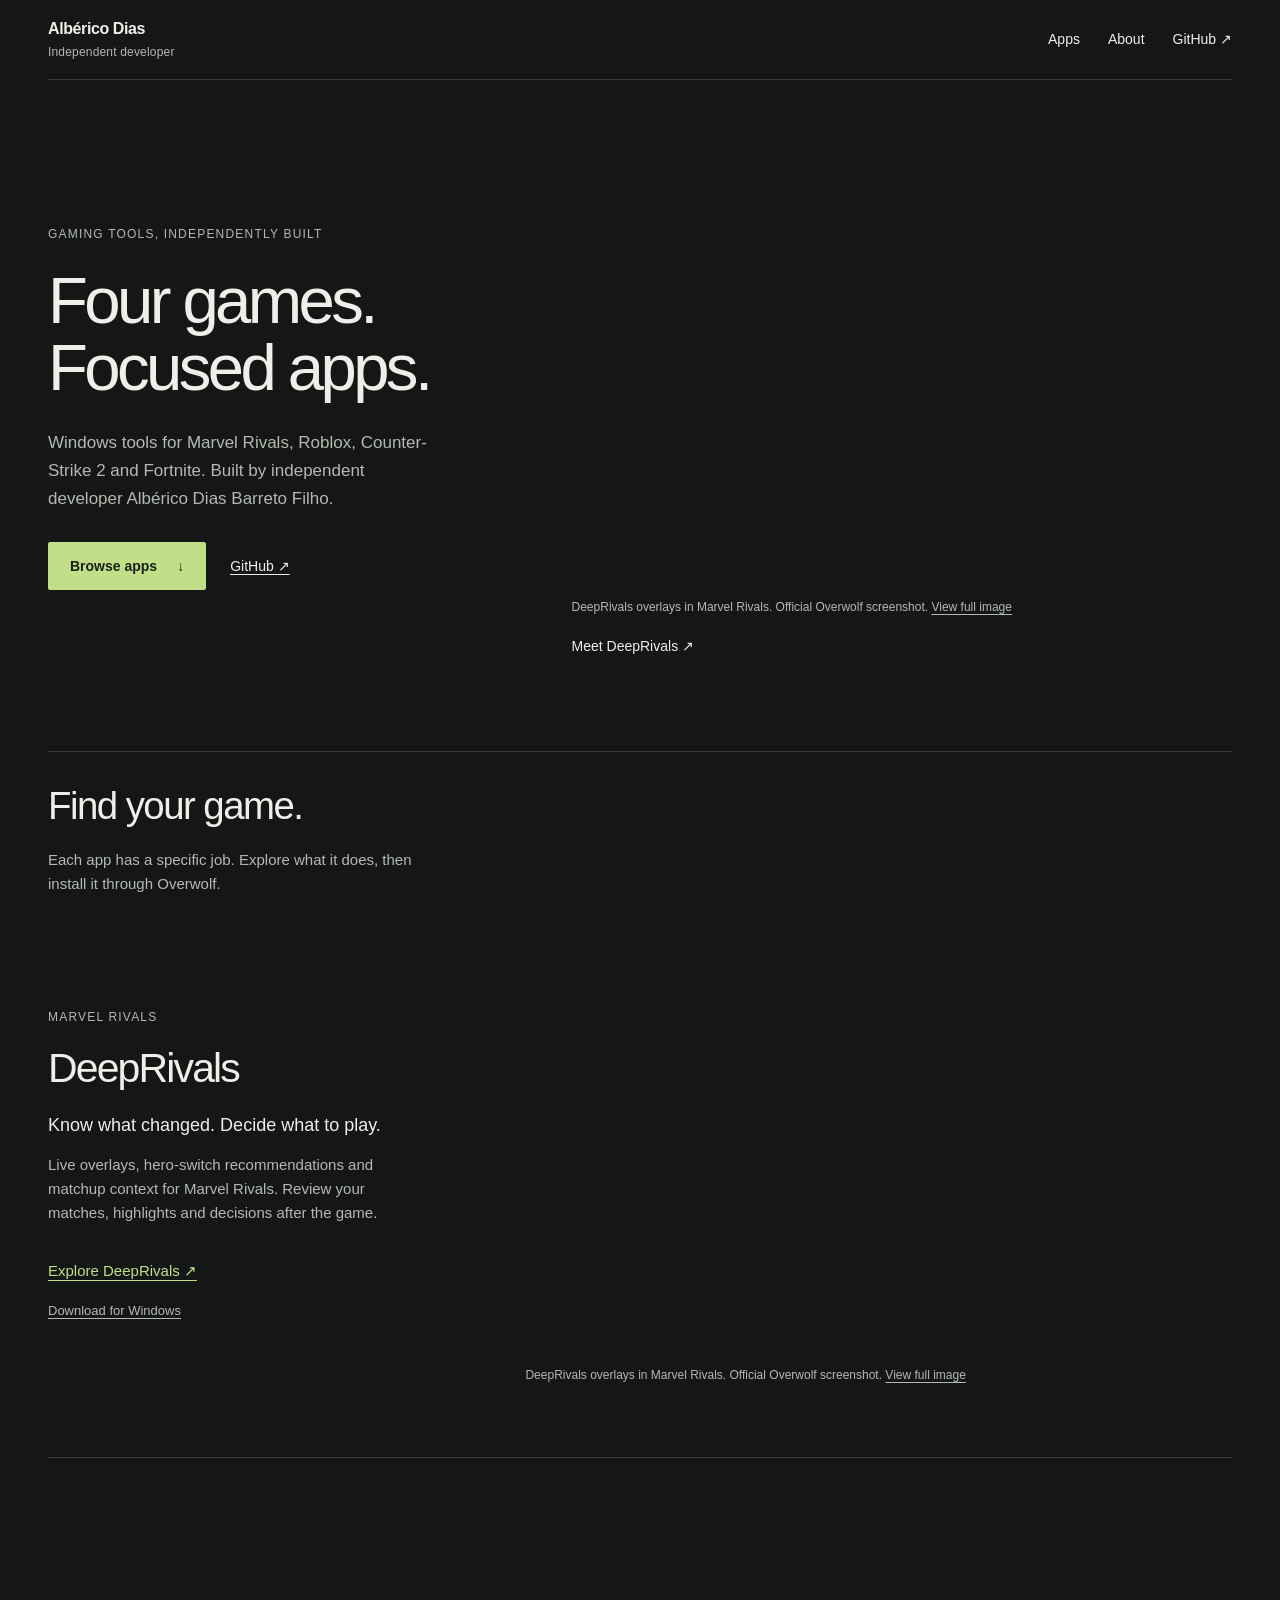
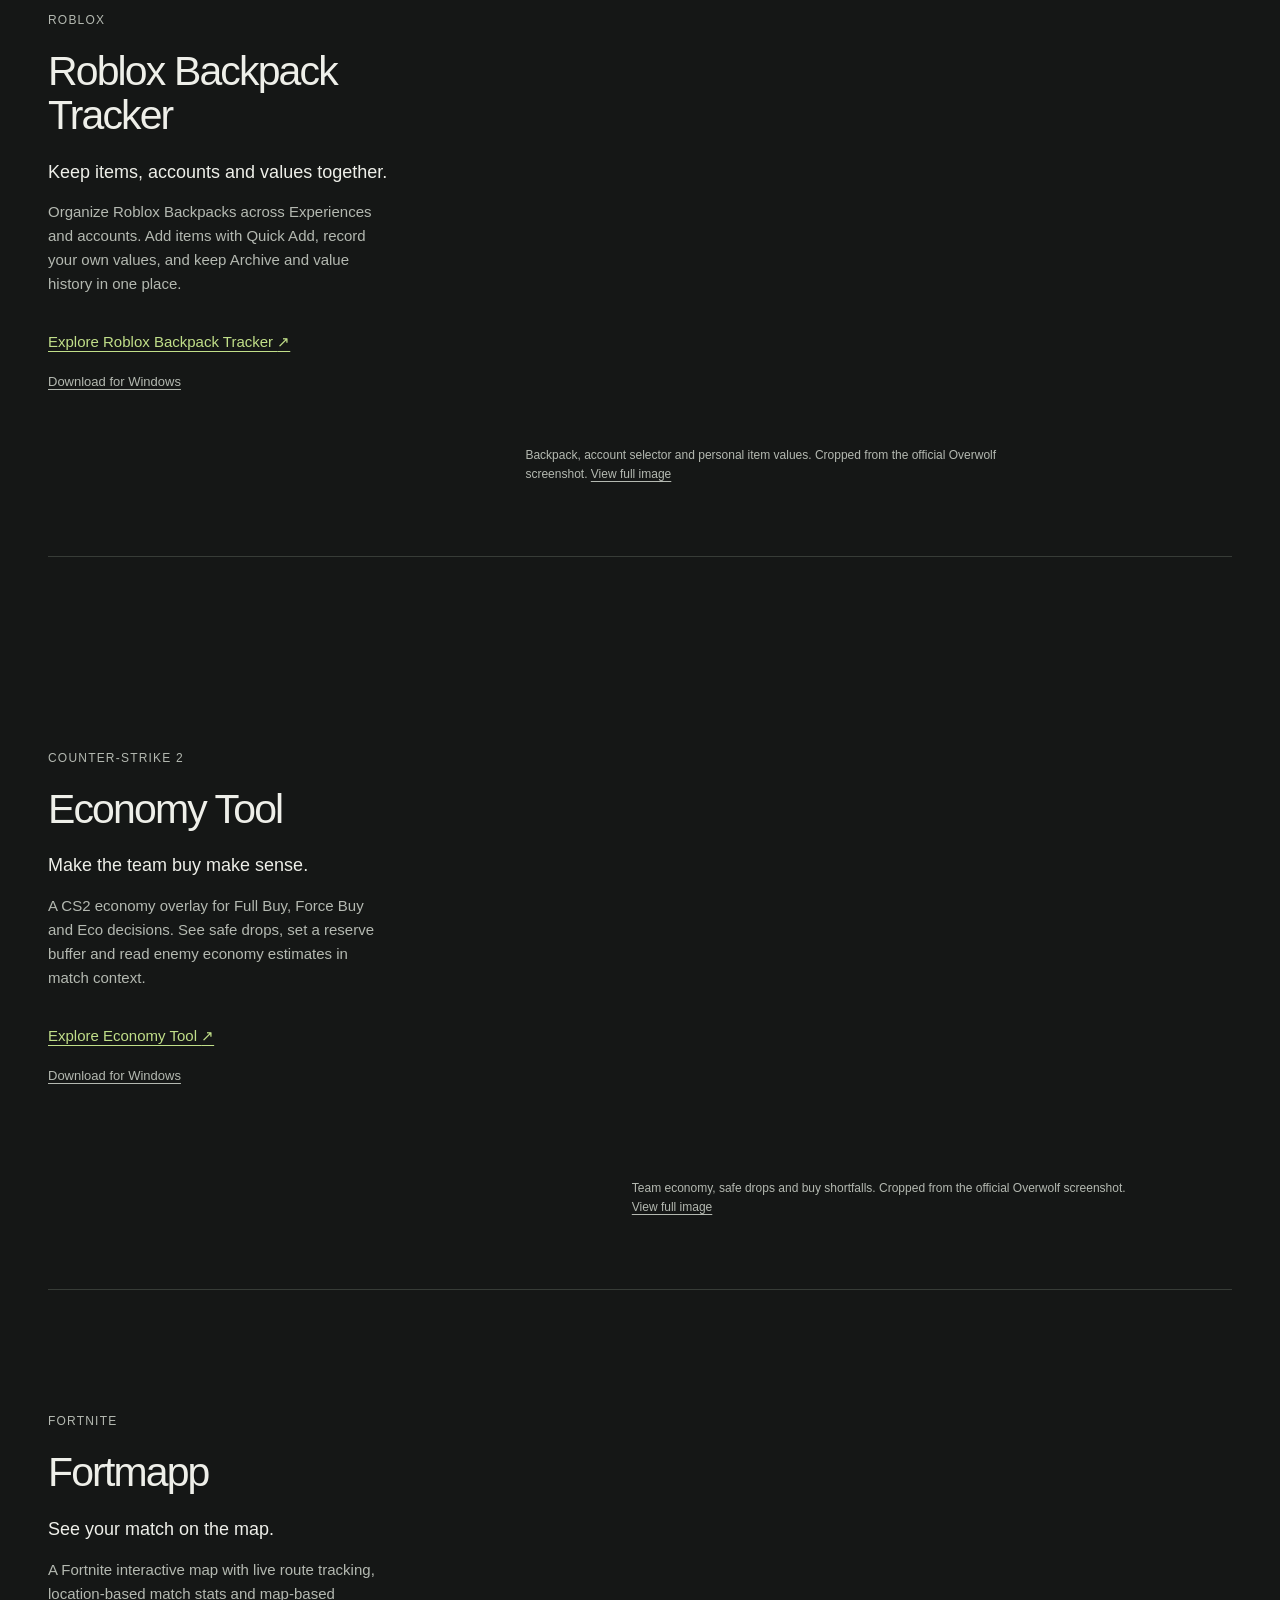
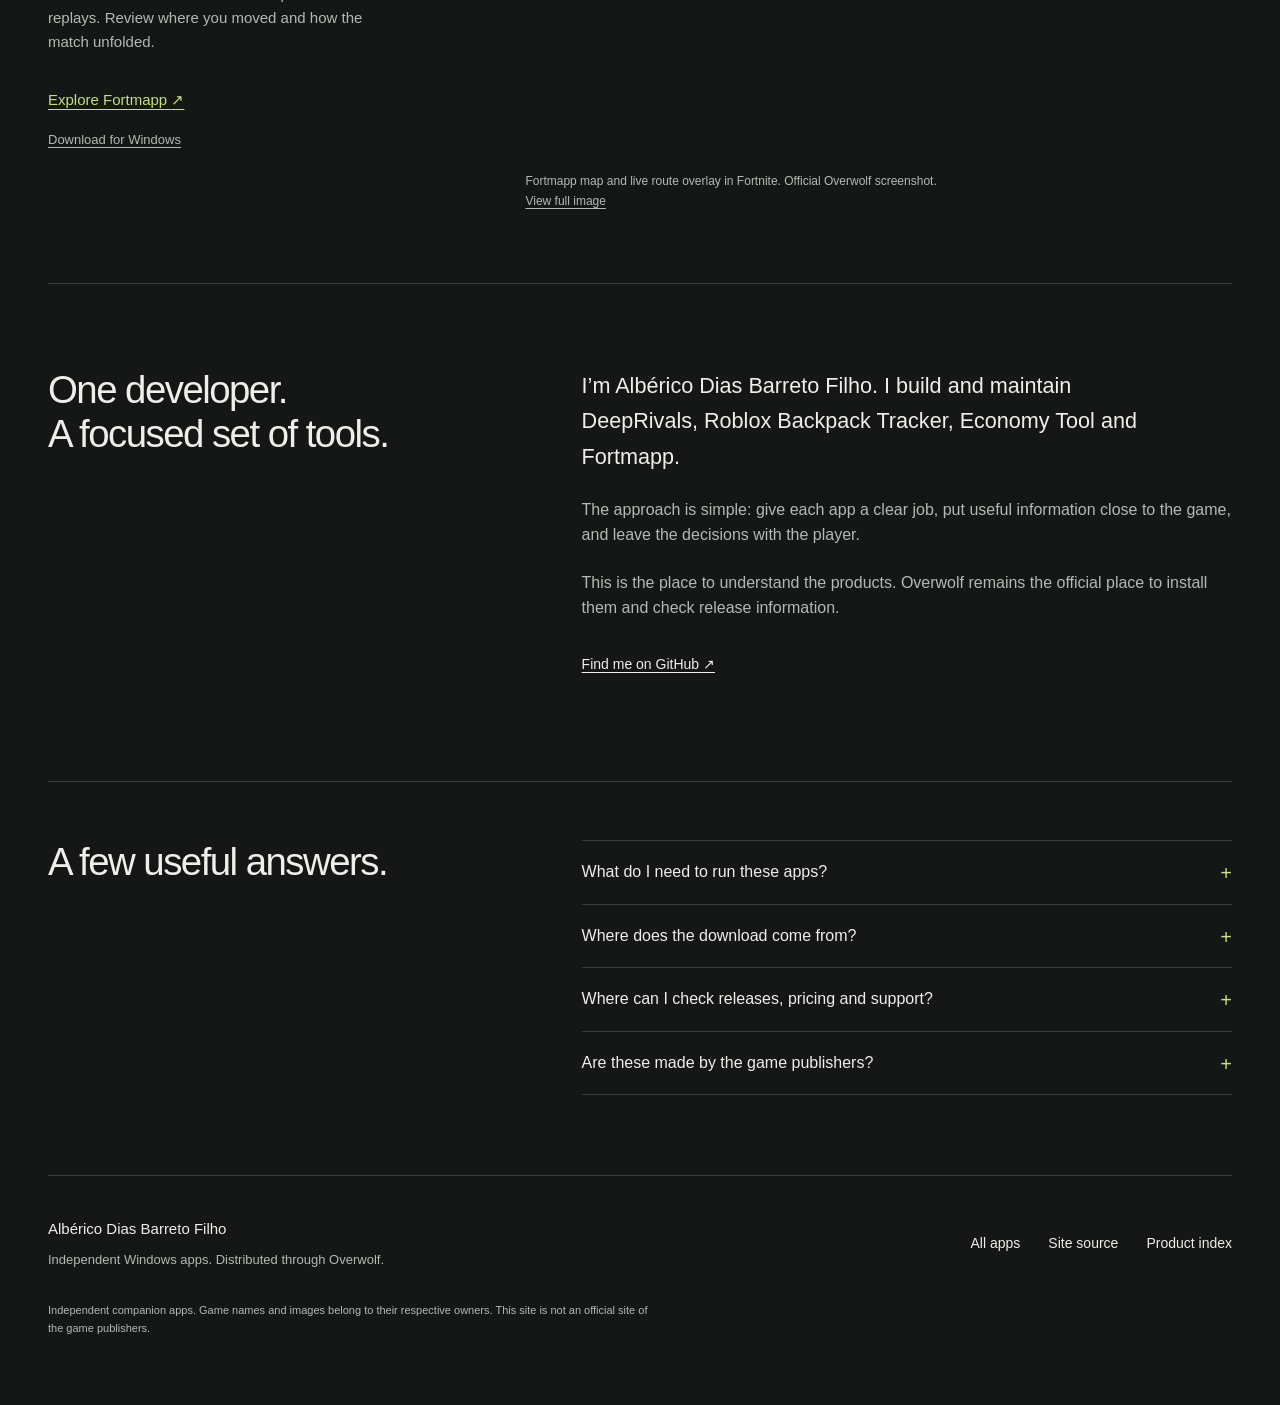
<file: index.html>
<!doctype html>
<html lang="en">
  <head>
    <meta charset="utf-8" />
    <meta name="viewport" content="width=device-width, initial-scale=1" />
    <title>Independent Windows gaming apps | Albérico Dias Barreto Filho</title>
    <meta
      name="description"
      content="Explore DeepRivals, Roblox Backpack Tracker, Economy Tool and Fortmapp: independent Windows apps for four games, with official Overwolf downloads."
    />
    <meta name="author" content="Albérico Dias Barreto Filho" />
    <meta name="theme-color" content="#151716" />
    <link rel="canonical" href="https://albericod.github.io/" />
    <link rel="icon" href="/favicon.svg" type="image/svg+xml" />
    <link rel="icon" href="/favicon.ico" sizes="32x32" />
    <link rel="stylesheet" href="/styles.css" />
    <meta property="og:type" content="website" />
    <meta property="og:site_name" content="Albérico Dias | Independent gaming apps" />
    <meta
      property="og:title"
      content="Independent Windows gaming apps | Albérico Dias Barreto Filho"
    />
    <meta
      property="og:description"
      content="Explore DeepRivals, Roblox Backpack Tracker, Economy Tool and Fortmapp: independent Windows apps for four games, with official Overwolf downloads."
    />
    <meta property="og:url" content="https://albericod.github.io/" />
    <meta
      property="og:image"
      content="https://albericod.github.io/assets/screenshots/deeprivals-1200.jpg"
    />
    <meta property="og:image:width" content="1200" />
    <meta property="og:image:height" content="675" />
    <meta
      property="og:image:alt"
      content="DeepRivals in-game overlays beside the Picks, Ultimate, Switches and performance panels"
    />
    <meta name="twitter:card" content="summary_large_image" />
    <script type="application/ld+json">
      {
        "@context": "https://schema.org",
        "@graph": [
          {
            "@type": "Person",
            "@id": "https://albericod.github.io/#alberico",
            "name": "Albérico Dias Barreto Filho",
          "alternateName": "AlbericoD",
            "url": "https://albericod.github.io/#about",
            "sameAs": ["https://github.com/AlbericoD"],
            "jobTitle": "Independent software developer"
          },
          {
            "@type": "WebSite",
            "@id": "https://albericod.github.io/#website",
            "url": "https://albericod.github.io/",
            "name": "Albérico Dias Barreto Filho | Independent gaming apps",
            "publisher": {
              "@id": "https://albericod.github.io/#alberico"
            },
            "inLanguage": "en"
          },
          {
            "@type": "SoftwareApplication",
            "@id": "https://albericod.github.io/deeprivals/#app",
            "name": "DeepRivals",
            "url": "https://albericod.github.io/deeprivals/",
            "description": "Live overlays, hero-switch recommendations and matchup context for Marvel Rivals. Review your matches, highlights and decisions after the game.",
            "operatingSystem": "Windows",
            "softwareRequirements": "Overwolf",
            "applicationCategory": "GameApplication",
            "author": {
              "@id": "https://albericod.github.io/#alberico"
            },
            "publisher": {
              "@id": "https://albericod.github.io/#alberico"
            },
            "about": {
              "@type": "VideoGame",
              "name": "Marvel Rivals"
            },
            "sameAs": ["https://www.overwolf.com/app/alberico_dias_barreto_filho-deeprivals"],
            "downloadUrl": "https://download.overwolf.com/install/Download?Name=DeepRivals&ExtensionId=fipjbdjlcobbgcmcecmlcdehcepalohfbnfijgnb&Channel=website&utm_source=albericod_github_pages&utm_medium=owned_site&utm_campaign=deeprivals",
            "installUrl": "https://download.overwolf.com/install/Download?Name=DeepRivals&ExtensionId=fipjbdjlcobbgcmcecmlcdehcepalohfbnfijgnb&Channel=website&utm_source=albericod_github_pages&utm_medium=owned_site&utm_campaign=deeprivals",
            "screenshot": "https://albericod.github.io/assets/screenshots/deeprivals-1200.jpg",
            "featureList": [
              "Read the live match: Keep hero picks, switches, team state and performance context in view with live overlays.",
              "Consider a hero switch: Use recommendations and matchup context to weigh a change. The final call stays with you.",
              "Review what happened: Return to match history, contextual highlights and post-game analysis to review the moments behind a result."
            ]
          },
          {
            "@type": "SoftwareApplication",
            "@id": "https://albericod.github.io/roblox-backpack-tracker/#app",
            "name": "Roblox Backpack Tracker",
            "url": "https://albericod.github.io/roblox-backpack-tracker/",
            "description": "Organize Roblox Backpacks across Experiences and accounts. Add items with Quick Add, record your own values, and keep Archive and value history in one place.",
            "operatingSystem": "Windows",
            "softwareRequirements": "Overwolf",
            "applicationCategory": "GameApplication",
            "author": {
              "@id": "https://albericod.github.io/#alberico"
            },
            "publisher": {
              "@id": "https://albericod.github.io/#alberico"
            },
            "about": {
              "@type": "VideoGame",
              "name": "Roblox"
            },
            "sameAs": [
              "https://www.overwolf.com/app/alberico_dias_barreto_filho-roblox_backpack_tracker"
            ],
            "downloadUrl": "https://download.overwolf.com/install/Download?Name=Roblox_Backpack_Tracker&ExtensionId=ghaceipjlnjanjohgfojcgmghnnnkedhajjndmpn&Channel=website&utm_source=albericod_github_pages&utm_medium=owned_site&utm_campaign=roblox_backpack_tracker",
            "installUrl": "https://download.overwolf.com/install/Download?Name=Roblox_Backpack_Tracker&ExtensionId=ghaceipjlnjanjohgfojcgmghnnnkedhajjndmpn&Channel=website&utm_source=albericod_github_pages&utm_medium=owned_site&utm_campaign=roblox_backpack_tracker",
            "screenshot": "https://albericod.github.io/assets/screenshots/roblox-backpack-tracker-1200.jpg",
            "featureList": [
              "Organize by Experience: Start a Backpack for a Roblox Experience and use Quick Add to record items. Keep separate collections in one app.",
              "Switch accounts, keep context: View a single account or use All Accounts to see a combined Backpack across your accounts.",
              "Keep your own value history: Use My Values for personal price notes. Archive items and review history as your collection changes."
            ]
          },
          {
            "@type": "SoftwareApplication",
            "@id": "https://albericod.github.io/economy-tool/#app",
            "name": "Economy Tool",
            "url": "https://albericod.github.io/economy-tool/",
            "description": "A CS2 economy overlay for Full Buy, Force Buy and Eco decisions. See safe drops, set a reserve buffer and read enemy economy estimates in match context.",
            "operatingSystem": "Windows",
            "softwareRequirements": "Overwolf",
            "applicationCategory": "GameApplication",
            "author": {
              "@id": "https://albericod.github.io/#alberico"
            },
            "publisher": {
              "@id": "https://albericod.github.io/#alberico"
            },
            "about": {
              "@type": "VideoGame",
              "name": "Counter-Strike 2"
            },
            "sameAs": ["https://www.overwolf.com/app/alberico_dias_barreto_filho-economy_tool"],
            "downloadUrl": "https://download.overwolf.com/install/Download?Name=Economy_Tool&ExtensionId=bpbdciihabfhpbemdkecilbakkallomibgnjhkmm&Channel=website&utm_source=albericod_github_pages&utm_medium=owned_site&utm_campaign=economy_tool",
            "installUrl": "https://download.overwolf.com/install/Download?Name=Economy_Tool&ExtensionId=bpbdciihabfhpbemdkecilbakkallomibgnjhkmm&Channel=website&utm_source=albericod_github_pages&utm_medium=owned_site&utm_campaign=economy_tool",
            "screenshot": "https://albericod.github.io/assets/screenshots/economy-tool-1200.jpg",
            "featureList": [
              "Read the team buy: See Full Buy, Force Buy or Eco context alongside the team balance and economy trend.",
              "Find a safe drop: See who has room to drop and who is short for a full buy. Use a reserve buffer to keep your plan in view.",
              "Put estimates in context: Read enemy economy estimates alongside round evidence. Use match context to discuss a buy with your team."
            ]
          },
          {
            "@type": "SoftwareApplication",
            "@id": "https://albericod.github.io/fortmapp/#app",
            "name": "Fortmapp",
            "url": "https://albericod.github.io/fortmapp/",
            "description": "A Fortnite interactive map with live route tracking, location-based match stats and map-based replays. Review where you moved and how the match unfolded.",
            "operatingSystem": "Windows",
            "softwareRequirements": "Overwolf",
            "applicationCategory": "GameApplication",
            "author": {
              "@id": "https://albericod.github.io/#alberico"
            },
            "publisher": {
              "@id": "https://albericod.github.io/#alberico"
            },
            "about": {
              "@type": "VideoGame",
              "name": "Fortnite"
            },
            "sameAs": ["https://www.overwolf.com/app/alberico_dias_barreto_filho-fortmapp"],
            "downloadUrl": "https://download.overwolf.com/install/Download?Name=Fortmapp&ExtensionId=eglgjdefmjkaeoebbjojgpfknnppbeffhgehbmdh&Channel=website&utm_source=albericod_github_pages&utm_medium=owned_site&utm_campaign=fortmapp",
            "installUrl": "https://download.overwolf.com/install/Download?Name=Fortmapp&ExtensionId=eglgjdefmjkaeoebbjojgpfknnppbeffhgehbmdh&Channel=website&utm_source=albericod_github_pages&utm_medium=owned_site&utm_campaign=fortmapp",
            "screenshot": "https://albericod.github.io/assets/screenshots/fortmapp-1200.jpg",
            "featureList": [
              "Follow the live route: Track movement on an interactive Fortnite map during a match, in-game or on a second screen.",
              "Review the route after: Use map-based replays to revisit movement and see how a match unfolded across the island.",
              "Compare places, not just totals: Read location-based match stats to connect results with the places you land, move through and fight."
            ]
          },
          {
            "@type": "ItemList",
            "@id": "https://albericod.github.io/#apps",
            "name": "Independent Windows gaming apps",
            "itemListElement": [
              {
                "@type": "ListItem",
                "position": 1,
                "item": {
                  "@id": "https://albericod.github.io/deeprivals/#app"
                }
              },
              {
                "@type": "ListItem",
                "position": 2,
                "item": {
                  "@id": "https://albericod.github.io/roblox-backpack-tracker/#app"
                }
              },
              {
                "@type": "ListItem",
                "position": 3,
                "item": {
                  "@id": "https://albericod.github.io/economy-tool/#app"
                }
              },
              {
                "@type": "ListItem",
                "position": 4,
                "item": {
                  "@id": "https://albericod.github.io/fortmapp/#app"
                }
              }
            ]
          }
        ]
      }
    </script>
    <script src="/site.js" defer></script>
  </head>
  <body>
    <a class="skip-link" href="#main">Skip to content</a>
    <header class="site-header wrap">
      <a class="wordmark" href="/">Albérico Dias<span>Independent developer</span></a>
      <nav aria-label="Main navigation">
        <a href="/#apps">Apps</a><a href="/#about">About</a
        ><a href="https://github.com/AlbericoD">GitHub <span aria-hidden="true">↗</span></a>
      </nav>
    </header>
    <main id="main" class="wrap" tabindex="-1">
      <section class="home-hero" aria-labelledby="home-title">
        <div class="home-hero-copy">
          <p class="eyebrow">Gaming tools, independently built</p>
          <h1 id="home-title">Four games.<br />Focused apps.</h1>
          <p class="lead">
            Windows tools for Marvel Rivals, Roblox, Counter-Strike 2 and Fortnite. Built by
            independent developer Albérico Dias Barreto Filho.
          </p>
          <div class="actions">
            <a class="button" href="#apps">Browse apps <span aria-hidden="true">↓</span></a
            ><a class="text-link" href="https://github.com/AlbericoD"
              >GitHub <span aria-hidden="true">↗</span></a
            >
          </div>
        </div>
        <div class="home-proof">
          <figure class="product-figure figure-deeprivals">
            <a
              class="image-link"
              href="/assets/screenshots/deeprivals-1200.jpg"
              aria-label="View full DeepRivals screenshot"
            >
              <img
                src="/assets/screenshots/deeprivals-1200.webp"
                srcset="
                  /assets/screenshots/deeprivals-640.webp   640w,
                  /assets/screenshots/deeprivals-960.webp   960w,
                  /assets/screenshots/deeprivals-1200.webp 1200w
                "
                sizes="(max-width: 767px) calc(100vw - 40px), (max-width: 1023px) 65vw, 760px"
                width="1200"
                height="675"
                alt="DeepRivals in-game overlays beside the Picks, Ultimate, Switches and performance panels"
                fetchpriority="high"
                decoding="async"
              />
            </a>
            <figcaption>
              DeepRivals overlays in Marvel Rivals. Official Overwolf screenshot.
              <a href="/assets/screenshots/deeprivals-1200.jpg">View full image</a>
            </figcaption>
          </figure>
          <a class="proof-link" href="/deeprivals/"
            >Meet DeepRivals <span aria-hidden="true">↗</span></a
          >
        </div>
      </section>
      <section id="apps" class="apps-section" aria-labelledby="apps-title">
        <div class="section-heading">
          <h2 id="apps-title">Find your game.</h2>
          <p>
            Each app has a specific job. Explore what it does, then install it through Overwolf.
          </p>
        </div>
        <article class="app-entry" aria-labelledby="deeprivals-title">
          <div class="app-entry-copy">
            <p class="eyebrow">Marvel Rivals</p>
            <h3 id="deeprivals-title"><a href="/deeprivals/">DeepRivals</a></h3>
            <p class="app-job">Know what changed. Decide what to play.</p>
            <p>
              Live overlays, hero-switch recommendations and matchup context for Marvel Rivals.
              Review your matches, highlights and decisions after the game.
            </p>
            <a class="explore-link" href="/deeprivals/"
              >Explore DeepRivals <span aria-hidden="true">↗</span></a
            ><a
              class="quiet-download"
              href="https://download.overwolf.com/install/Download?Name=DeepRivals&amp;ExtensionId=fipjbdjlcobbgcmcecmlcdehcepalohfbnfijgnb&amp;Channel=website&amp;utm_source=albericod_github_pages&amp;utm_medium=owned_site&amp;utm_campaign=deeprivals"
              data-event="download_click"
              data-app="deeprivals"
              data-placement="app-list"
              >Download for Windows</a
            >
          </div>
          <figure class="product-figure figure-deeprivals">
            <a
              class="image-link"
              href="/assets/screenshots/deeprivals-1200.jpg"
              aria-label="View full DeepRivals screenshot"
            >
              <img
                src="/assets/screenshots/deeprivals-1200.webp"
                srcset="
                  /assets/screenshots/deeprivals-640.webp   640w,
                  /assets/screenshots/deeprivals-960.webp   960w,
                  /assets/screenshots/deeprivals-1200.webp 1200w
                "
                sizes="(max-width: 767px) calc(100vw - 40px), (max-width: 1023px) 65vw, 760px"
                width="1200"
                height="675"
                alt="DeepRivals in-game overlays beside the Picks, Ultimate, Switches and performance panels"
                loading="lazy"
                decoding="async"
              />
            </a>
            <figcaption>
              DeepRivals overlays in Marvel Rivals. Official Overwolf screenshot.
              <a href="/assets/screenshots/deeprivals-1200.jpg">View full image</a>
            </figcaption>
          </figure>
        </article>
        <article class="app-entry" aria-labelledby="roblox-backpack-tracker-title">
          <div class="app-entry-copy">
            <p class="eyebrow">Roblox</p>
            <h3 id="roblox-backpack-tracker-title">
              <a href="/roblox-backpack-tracker/">Roblox Backpack Tracker</a>
            </h3>
            <p class="app-job">Keep items, accounts and values together.</p>
            <p>
              Organize Roblox Backpacks across Experiences and accounts. Add items with Quick Add,
              record your own values, and keep Archive and value history in one place.
            </p>
            <a class="explore-link" href="/roblox-backpack-tracker/"
              >Explore Roblox Backpack Tracker <span aria-hidden="true">↗</span></a
            ><a
              class="quiet-download"
              href="https://download.overwolf.com/install/Download?Name=Roblox_Backpack_Tracker&amp;ExtensionId=ghaceipjlnjanjohgfojcgmghnnnkedhajjndmpn&amp;Channel=website&amp;utm_source=albericod_github_pages&amp;utm_medium=owned_site&amp;utm_campaign=roblox_backpack_tracker"
              data-event="download_click"
              data-app="roblox-backpack-tracker"
              data-placement="app-list"
              >Download for Windows</a
            >
          </div>
          <figure class="product-figure figure-roblox-backpack-tracker">
            <a
              class="image-link"
              href="/assets/screenshots/roblox-backpack-tracker-1200.jpg"
              aria-label="View full Roblox Backpack Tracker screenshot"
            >
              <img
                src="/assets/screenshots/roblox-backpack-tracker-detail-928.webp"
                srcset="
                  /assets/screenshots/roblox-backpack-tracker-detail-480.webp 480w,
                  /assets/screenshots/roblox-backpack-tracker-detail-928.webp 928w
                "
                sizes="(max-width: 767px) calc(100vw - 40px), (max-width: 1023px) 65vw, 760px"
                width="928"
                height="660"
                alt="Roblox Backpack Tracker with Experience navigation, account selector, item quantities, personal values and Archive tab"
                loading="lazy"
                decoding="async"
              />
            </a>
            <figcaption>
              Backpack, account selector and personal item values. Cropped from the official
              Overwolf screenshot.
              <a href="/assets/screenshots/roblox-backpack-tracker-1200.jpg">View full image</a>
            </figcaption>
          </figure>
        </article>
        <article class="app-entry" aria-labelledby="economy-tool-title">
          <div class="app-entry-copy">
            <p class="eyebrow">Counter-Strike 2</p>
            <h3 id="economy-tool-title"><a href="/economy-tool/">Economy Tool</a></h3>
            <p class="app-job">Make the team buy make sense.</p>
            <p>
              A CS2 economy overlay for Full Buy, Force Buy and Eco decisions. See safe drops, set a
              reserve buffer and read enemy economy estimates in match context.
            </p>
            <a class="explore-link" href="/economy-tool/"
              >Explore Economy Tool <span aria-hidden="true">↗</span></a
            ><a
              class="quiet-download"
              href="https://download.overwolf.com/install/Download?Name=Economy_Tool&amp;ExtensionId=bpbdciihabfhpbemdkecilbakkallomibgnjhkmm&amp;Channel=website&amp;utm_source=albericod_github_pages&amp;utm_medium=owned_site&amp;utm_campaign=economy_tool"
              data-event="download_click"
              data-app="economy-tool"
              data-placement="app-list"
              >Download for Windows</a
            >
          </div>
          <figure class="product-figure figure-economy-tool">
            <a
              class="image-link"
              href="/assets/screenshots/economy-tool-1200.jpg"
              aria-label="View full Economy Tool screenshot"
            >
              <img
                src="/assets/screenshots/economy-tool-detail-613.webp"
                srcset="
                  /assets/screenshots/economy-tool-detail-480.webp 480w,
                  /assets/screenshots/economy-tool-detail-613.webp 613w
                "
                sizes="(max-width: 767px) calc(100vw - 40px), (max-width: 1023px) 65vw, 760px"
                width="613"
                height="666"
                alt="Economy Tool showing an Eco call, team balance, a safe-to-drop player, buy shortfalls and economy trend"
                loading="lazy"
                decoding="async"
              />
            </a>
            <figcaption>
              Team economy, safe drops and buy shortfalls. Cropped from the official Overwolf
              screenshot. <a href="/assets/screenshots/economy-tool-1200.jpg">View full image</a>
            </figcaption>
          </figure>
        </article>
        <article class="app-entry" aria-labelledby="fortmapp-title">
          <div class="app-entry-copy">
            <p class="eyebrow">Fortnite</p>
            <h3 id="fortmapp-title"><a href="/fortmapp/">Fortmapp</a></h3>
            <p class="app-job">See your match on the map.</p>
            <p>
              A Fortnite interactive map with live route tracking, location-based match stats and
              map-based replays. Review where you moved and how the match unfolded.
            </p>
            <a class="explore-link" href="/fortmapp/"
              >Explore Fortmapp <span aria-hidden="true">↗</span></a
            ><a
              class="quiet-download"
              href="https://download.overwolf.com/install/Download?Name=Fortmapp&amp;ExtensionId=eglgjdefmjkaeoebbjojgpfknnppbeffhgehbmdh&amp;Channel=website&amp;utm_source=albericod_github_pages&amp;utm_medium=owned_site&amp;utm_campaign=fortmapp"
              data-event="download_click"
              data-app="fortmapp"
              data-placement="app-list"
              >Download for Windows</a
            >
          </div>
          <figure class="product-figure figure-fortmapp">
            <a
              class="image-link"
              href="/assets/screenshots/fortmapp-1200.jpg"
              aria-label="View full Fortmapp screenshot"
            >
              <img
                src="/assets/screenshots/fortmapp-1200.webp"
                srcset="
                  /assets/screenshots/fortmapp-640.webp   640w,
                  /assets/screenshots/fortmapp-960.webp   960w,
                  /assets/screenshots/fortmapp-1200.webp 1200w
                "
                sizes="(max-width: 767px) calc(100vw - 40px), (max-width: 1023px) 65vw, 760px"
                width="1200"
                height="675"
                alt="Fortmapp interactive map beside Fortnite gameplay with a live route drawn on the in-game map overlay"
                loading="lazy"
                decoding="async"
              />
            </a>
            <figcaption>
              Fortmapp map and live route overlay in Fortnite. Official Overwolf screenshot.
              <a href="/assets/screenshots/fortmapp-1200.jpg">View full image</a>
            </figcaption>
          </figure>
        </article>
      </section>
      <section class="about-section section-grid" id="about" aria-labelledby="about-title">
        <div>
          <h2 id="about-title">One developer.<br />A focused set of tools.</h2>
        </div>
        <div class="prose">
          <p class="lead">
            I’m Albérico Dias Barreto Filho. I build and maintain DeepRivals, Roblox Backpack
            Tracker, Economy Tool and Fortmapp.
          </p>
          <p>
            The approach is simple: give each app a clear job, put useful information close to the
            game, and leave the decisions with the player.
          </p>
          <p>
            This is the place to understand the products. Overwolf remains the official place to
            install them and check release information.
          </p>
          <a class="text-link" href="https://github.com/AlbericoD"
            >Find me on GitHub <span aria-hidden="true">↗</span></a
          >
        </div>
      </section>
      <section class="section-grid faq-section" aria-labelledby="faq-title">
        <div><h2 id="faq-title">A few useful answers.</h2></div>
        <div class="faq-list">
          <details>
            <summary>What do I need to run these apps?</summary>
            <p>
              A Windows PC, Overwolf and the relevant game. These are desktop companion apps, not
              browser tools or mobile apps.
            </p>
          </details>
          <details>
            <summary>Where does the download come from?</summary>
            <p>
              Every Download for Windows link leads to the official Overwolf installer. This site
              does not host or replace the installer.
            </p>
          </details>
          <details>
            <summary>Where can I check releases, pricing and support?</summary>
            <p>
              Use the View on Overwolf link on each product page. The official listing has current
              release information, available pricing details and support links.
            </p>
          </details>
          <details>
            <summary>Are these made by the game publishers?</summary>
            <p>
              No. These are independent companion apps built by Albérico Dias Barreto Filho and
              distributed through Overwolf.
            </p>
          </details>
        </div>
      </section>
    </main>
    <footer class="site-footer wrap">
      <div>
        <a class="footer-name" href="/#about">Albérico Dias Barreto Filho</a>
        <p>Independent Windows apps. Distributed through Overwolf.</p>
      </div>
      <nav aria-label="Footer navigation">
        <a href="/#apps">All apps</a
        ><a href="https://github.com/AlbericoD/AlbericoD.github.io">Site source</a
        ><a href="/llms.txt">Product index</a>
      </nav>
      <p class="legal">
        Independent companion apps. Game names and images belong to their respective owners. This
        site is not an official site of the game publishers.
      </p>
    </footer>
  </body>
</html>
</file>
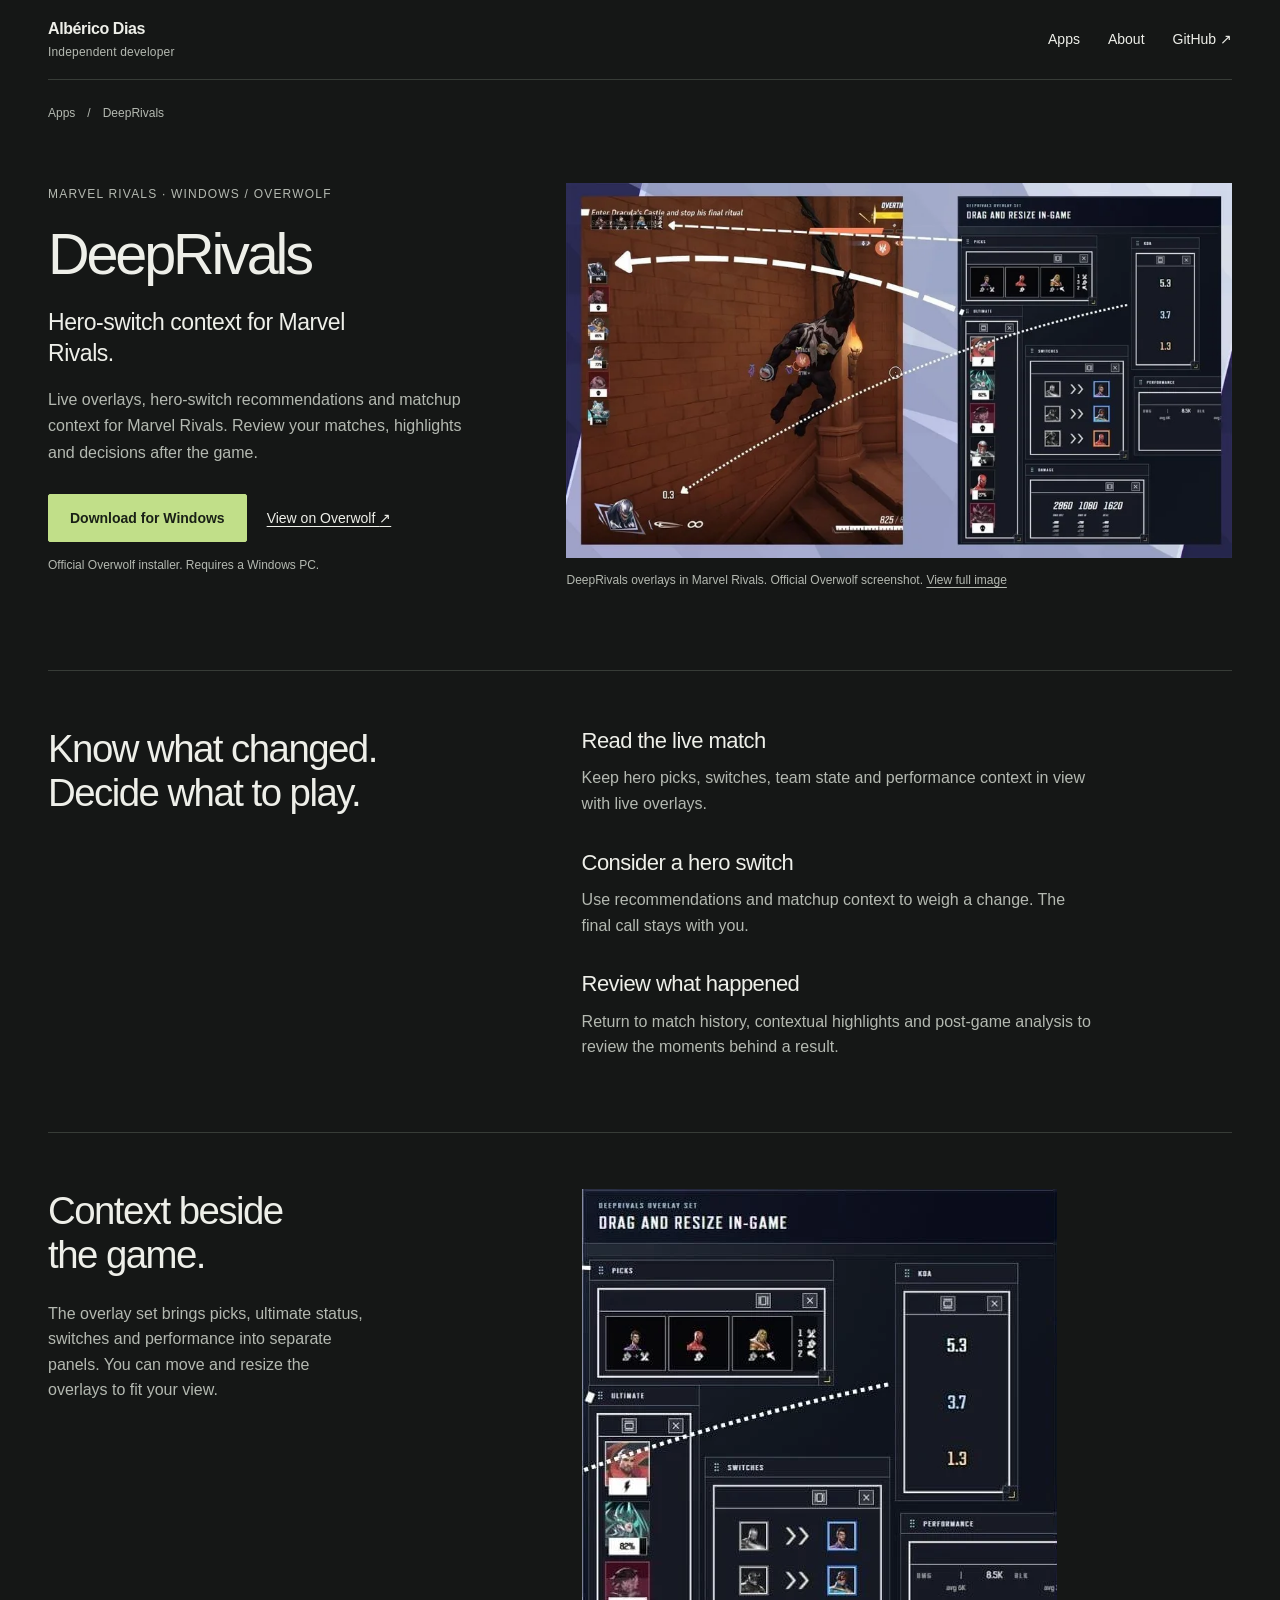
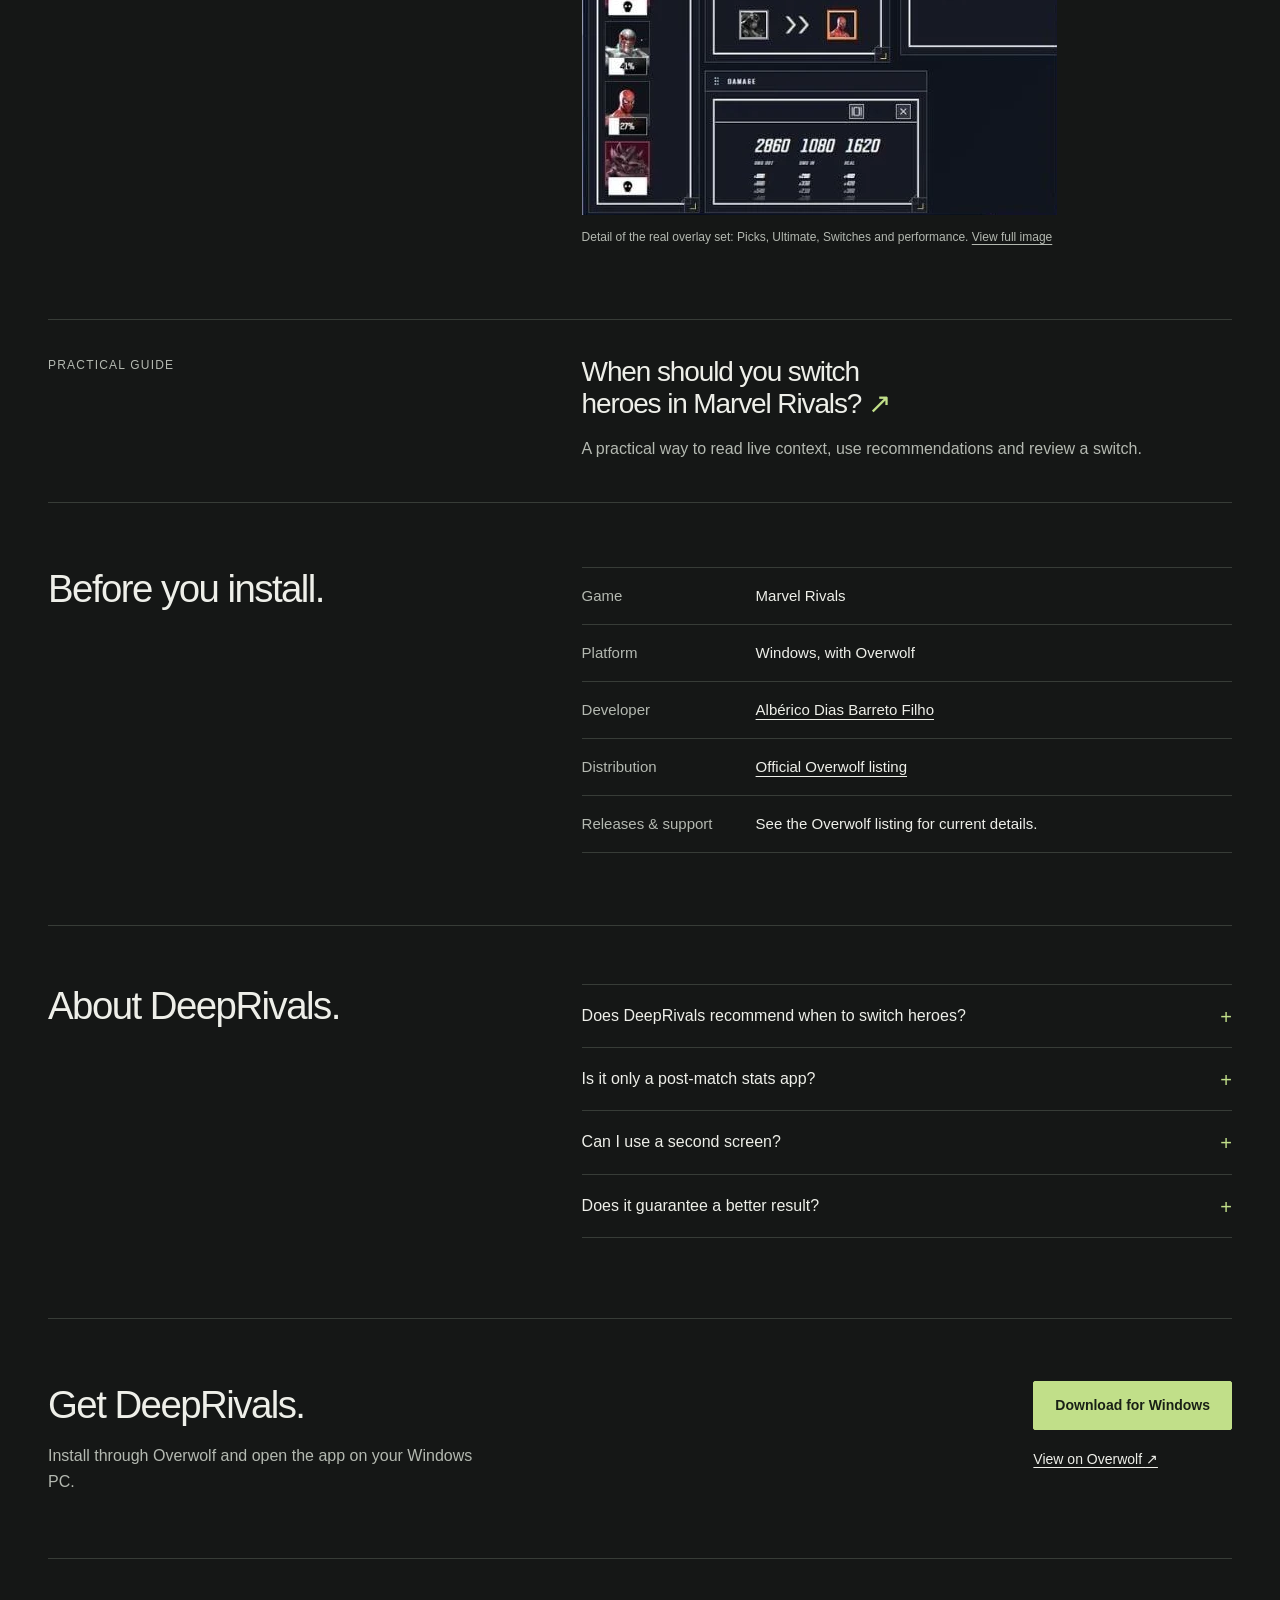
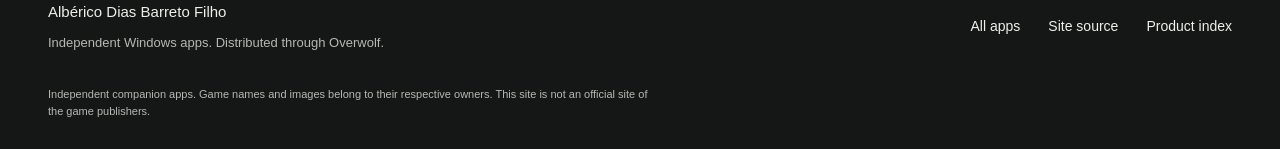
<file: deeprivals/index.html>
<!doctype html>
<html lang="en">
  <head>
    <meta charset="utf-8" />
    <meta name="viewport" content="width=device-width, initial-scale=1" />
    <title>DeepRivals: Marvel Rivals hero recommendations &amp; overlay</title>
    <meta
      name="description"
      content="Live overlays, hero-switch recommendations and matchup context for Marvel Rivals. Review your matches, highlights and decisions after the game."
    />
    <meta name="author" content="Albérico Dias Barreto Filho" />
    <meta name="theme-color" content="#151716" />
    <link rel="canonical" href="https://albericod.github.io/deeprivals/" />
    <link rel="icon" href="/favicon.svg" type="image/svg+xml" />
    <link rel="icon" href="/favicon.ico" sizes="32x32" />
    <link rel="stylesheet" href="/styles.css" />
    <meta property="og:type" content="website" />
    <meta property="og:site_name" content="Albérico Dias | Independent gaming apps" />
    <meta
      property="og:title"
      content="DeepRivals: Marvel Rivals hero recommendations &amp; overlay"
    />
    <meta
      property="og:description"
      content="Live overlays, hero-switch recommendations and matchup context for Marvel Rivals. Review your matches, highlights and decisions after the game."
    />
    <meta property="og:url" content="https://albericod.github.io/deeprivals/" />
    <meta
      property="og:image"
      content="https://albericod.github.io/assets/screenshots/deeprivals-1200.jpg"
    />
    <meta property="og:image:width" content="1200" />
    <meta property="og:image:height" content="675" />
    <meta
      property="og:image:alt"
      content="DeepRivals in-game overlays beside the Picks, Ultimate, Switches and performance panels"
    />
    <meta name="twitter:card" content="summary_large_image" />
    <script type="application/ld+json">
      {
        "@context": "https://schema.org",
        "@graph": [
          {
            "@type": "Person",
            "@id": "https://albericod.github.io/#alberico",
            "name": "Albérico Dias Barreto Filho",
          "alternateName": "AlbericoD",
            "url": "https://albericod.github.io/#about",
            "sameAs": ["https://github.com/AlbericoD"],
            "jobTitle": "Independent software developer"
          },
          {
            "@type": "WebSite",
            "@id": "https://albericod.github.io/#website",
            "url": "https://albericod.github.io/",
            "name": "Albérico Dias Barreto Filho | Independent gaming apps",
            "publisher": {
              "@id": "https://albericod.github.io/#alberico"
            },
            "inLanguage": "en"
          },
          {
            "@type": "SoftwareApplication",
            "@id": "https://albericod.github.io/deeprivals/#app",
            "name": "DeepRivals",
            "url": "https://albericod.github.io/deeprivals/",
            "description": "Live overlays, hero-switch recommendations and matchup context for Marvel Rivals. Review your matches, highlights and decisions after the game.",
            "operatingSystem": "Windows",
            "softwareRequirements": "Overwolf",
            "applicationCategory": "GameApplication",
            "author": {
              "@id": "https://albericod.github.io/#alberico"
            },
            "publisher": {
              "@id": "https://albericod.github.io/#alberico"
            },
            "about": {
              "@type": "VideoGame",
              "name": "Marvel Rivals"
            },
            "sameAs": ["https://www.overwolf.com/app/alberico_dias_barreto_filho-deeprivals"],
            "downloadUrl": "https://download.overwolf.com/install/Download?Name=DeepRivals&ExtensionId=fipjbdjlcobbgcmcecmlcdehcepalohfbnfijgnb&Channel=website&utm_source=albericod_github_pages&utm_medium=owned_site&utm_campaign=deeprivals",
            "installUrl": "https://download.overwolf.com/install/Download?Name=DeepRivals&ExtensionId=fipjbdjlcobbgcmcecmlcdehcepalohfbnfijgnb&Channel=website&utm_source=albericod_github_pages&utm_medium=owned_site&utm_campaign=deeprivals",
            "screenshot": "https://albericod.github.io/assets/screenshots/deeprivals-1200.jpg",
            "featureList": [
              "Read the live match: Keep hero picks, switches, team state and performance context in view with live overlays.",
              "Consider a hero switch: Use recommendations and matchup context to weigh a change. The final call stays with you.",
              "Review what happened: Return to match history, contextual highlights and post-game analysis to review the moments behind a result."
            ]
          }
        ]
      }
    </script>
    <script src="/site.js" defer></script>
  </head>
  <body>
    <a class="skip-link" href="#main">Skip to content</a>
    <header class="site-header wrap">
      <a class="wordmark" href="/">Albérico Dias<span>Independent developer</span></a>
      <nav aria-label="Main navigation">
        <a href="/#apps">Apps</a><a href="/#about">About</a
        ><a href="https://github.com/AlbericoD">GitHub <span aria-hidden="true">↗</span></a>
      </nav>
    </header>
    <main id="main" class="wrap" tabindex="-1">
      <nav class="breadcrumb" aria-label="Breadcrumb">
        <a href="/#apps">Apps</a><span aria-hidden="true">/</span
        ><span aria-current="page">DeepRivals</span>
      </nav>
      <section class="product-hero product-deeprivals" aria-labelledby="product-title">
        <div class="product-hero-copy">
          <p class="eyebrow">Marvel Rivals · Windows / Overwolf</p>
          <h1 id="product-title">DeepRivals</h1>
          <p class="product-job">Hero-switch context for Marvel Rivals.</p>
          <p class="lead">
            Live overlays, hero-switch recommendations and matchup context for Marvel Rivals. Review
            your matches, highlights and decisions after the game.
          </p>
          <div class="actions">
            <a
              class="button"
              href="https://download.overwolf.com/install/Download?Name=DeepRivals&amp;ExtensionId=fipjbdjlcobbgcmcecmlcdehcepalohfbnfijgnb&amp;Channel=website&amp;utm_source=albericod_github_pages&amp;utm_medium=owned_site&amp;utm_campaign=deeprivals"
              data-event="download_click"
              data-app="deeprivals"
              data-placement="hero"
              >Download for Windows</a
            ><a
              class="text-link"
              href="https://www.overwolf.com/app/alberico_dias_barreto_filho-deeprivals"
              data-event="store_click"
              data-app="deeprivals"
              data-placement="hero"
              >View on Overwolf <span aria-hidden="true">↗</span></a
            >
          </div>
          <p class="install-note">Official Overwolf installer. Requires a Windows PC.</p>
        </div>
        <figure class="product-figure figure-deeprivals">
          <a
            class="image-link"
            href="/assets/screenshots/deeprivals-1200.jpg"
            aria-label="View full DeepRivals screenshot"
          >
            <img
              src="/assets/screenshots/deeprivals-1200.webp"
              srcset="
                /assets/screenshots/deeprivals-640.webp   640w,
                /assets/screenshots/deeprivals-960.webp   960w,
                /assets/screenshots/deeprivals-1200.webp 1200w
              "
              sizes="(max-width: 767px) calc(100vw - 40px), 60vw"
              width="1200"
              height="675"
              alt="DeepRivals in-game overlays beside the Picks, Ultimate, Switches and performance panels"
              fetchpriority="high"
              decoding="async"
            />
          </a>
          <figcaption>
            DeepRivals overlays in Marvel Rivals. Official Overwolf screenshot.
            <a href="/assets/screenshots/deeprivals-1200.jpg">View full image</a>
          </figcaption>
        </figure>
      </section>
      <section class="capabilities section-grid" aria-labelledby="capabilities-title">
        <div><h2 id="capabilities-title">Know what changed. Decide what to play.</h2></div>
        <div class="feature-list">
          <section>
            <h3>Read the live match</h3>
            <p>
              Keep hero picks, switches, team state and performance context in view with live
              overlays.
            </p>
          </section>
          <section>
            <h3>Consider a hero switch</h3>
            <p>
              Use recommendations and matchup context to weigh a change. The final call stays with
              you.
            </p>
          </section>
          <section>
            <h3>Review what happened</h3>
            <p>
              Return to match history, contextual highlights and post-game analysis to review the
              moments behind a result.
            </p>
          </section>
        </div>
      </section>
      <section class="product-detail section-grid">
        <div class="detail-copy">
          <h2>Context beside the game.</h2>
          <p>
            The overlay set brings picks, ultimate status, switches and performance into separate
            panels. You can move and resize the overlays to fit your view.
          </p>
        </div>
        <figure class="product-figure detail-figure figure-deeprivals">
          <a
            class="image-link"
            href="/assets/screenshots/deeprivals-1200.jpg"
            aria-label="View full DeepRivals screenshot"
          >
            <img
              src="/assets/screenshots/deeprivals-detail-475.webp"
              srcset="/assets/screenshots/deeprivals-detail-475.webp 475w"
              sizes="(max-width: 767px) calc(100vw - 40px), 60vw"
              width="475"
              height="626"
              alt="DeepRivals overlay set with Picks, Ultimate, Switches and performance panels"
              loading="lazy"
              decoding="async"
            />
          </a>
          <figcaption>
            Detail of the real overlay set: Picks, Ultimate, Switches and performance.
            <a href="/assets/screenshots/deeprivals-1200.jpg">View full image</a>
          </figcaption>
        </figure>
      </section>
      <aside class="guide-link">
        <p class="eyebrow">Practical guide</p>
        <div>
          <h2>
            <a href="/deeprivals/marvel-rivals-hero-switch-recommendations/"
              >When should you switch heroes in Marvel Rivals? <span aria-hidden="true">↗</span></a
            >
          </h2>
          <p>A practical way to read live context, use recommendations and review a switch.</p>
        </div>
      </aside>
      <section class="section-grid facts-section" aria-labelledby="facts-title">
        <div><h2 id="facts-title">Before you install.</h2></div>
        <dl class="facts">
          <div>
            <dt>Game</dt>
            <dd>Marvel Rivals</dd>
          </div>
          <div>
            <dt>Platform</dt>
            <dd>Windows, with Overwolf</dd>
          </div>
          <div>
            <dt>Developer</dt>
            <dd><a href="/#about">Albérico Dias Barreto Filho</a></dd>
          </div>
          <div>
            <dt>Distribution</dt>
            <dd>
              <a
                href="https://www.overwolf.com/app/alberico_dias_barreto_filho-deeprivals"
                data-event="store_click"
                data-app="deeprivals"
                data-placement="facts"
                >Official Overwolf listing</a
              >
            </dd>
          </div>
          <div>
            <dt>Releases &amp; support</dt>
            <dd>See the Overwolf listing for current details.</dd>
          </div>
        </dl>
      </section>
      <section class="section-grid faq-section" aria-labelledby="faq-title">
        <div><h2 id="faq-title">About DeepRivals.</h2></div>
        <div class="faq-list">
          <details>
            <summary>Does DeepRivals recommend when to switch heroes?</summary>
            <p>
              DeepRivals provides hero-switch recommendations using the match context available to
              the app. Treat a recommendation as decision support: your role, coordination and
              comfort with a hero still matter.
            </p>
          </details>
          <details>
            <summary>Is it only a post-match stats app?</summary>
            <p>
              No. DeepRivals combines live overlays and hero-switch context with match history,
              matchup analysis, contextual highlights and post-game review.
            </p>
          </details>
          <details>
            <summary>Can I use a second screen?</summary>
            <p>
              DeepRivals includes a live dashboard that can sit beside the game, as well as overlays
              for the game itself.
            </p>
          </details>
          <details>
            <summary>Does it guarantee a better result?</summary>
            <p>
              No. A recommendation reflects available context, not a guaranteed outcome. You remain
              responsible for the decision and the play.
            </p>
          </details>
        </div>
      </section>
      <section class="download-section" aria-labelledby="download-title">
        <div>
          <h2 id="download-title">Get DeepRivals.</h2>
          <p>Install through Overwolf and open the app on your Windows PC.</p>
        </div>
        <div class="actions">
          <a
            class="button"
            href="https://download.overwolf.com/install/Download?Name=DeepRivals&amp;ExtensionId=fipjbdjlcobbgcmcecmlcdehcepalohfbnfijgnb&amp;Channel=website&amp;utm_source=albericod_github_pages&amp;utm_medium=owned_site&amp;utm_campaign=deeprivals"
            data-event="download_click"
            data-app="deeprivals"
            data-placement="final"
            >Download for Windows</a
          ><a
            class="text-link"
            href="https://www.overwolf.com/app/alberico_dias_barreto_filho-deeprivals"
            data-event="store_click"
            data-app="deeprivals"
            data-placement="final"
            >View on Overwolf <span aria-hidden="true">↗</span></a
          >
        </div>
      </section>
    </main>
    <footer class="site-footer wrap">
      <div>
        <a class="footer-name" href="/#about">Albérico Dias Barreto Filho</a>
        <p>Independent Windows apps. Distributed through Overwolf.</p>
      </div>
      <nav aria-label="Footer navigation">
        <a href="/#apps">All apps</a
        ><a href="https://github.com/AlbericoD/AlbericoD.github.io">Site source</a
        ><a href="/llms.txt">Product index</a>
      </nav>
      <p class="legal">
        Independent companion apps. Game names and images belong to their respective owners. This
        site is not an official site of the game publishers.
      </p>
    </footer>
  </body>
</html>
</file>
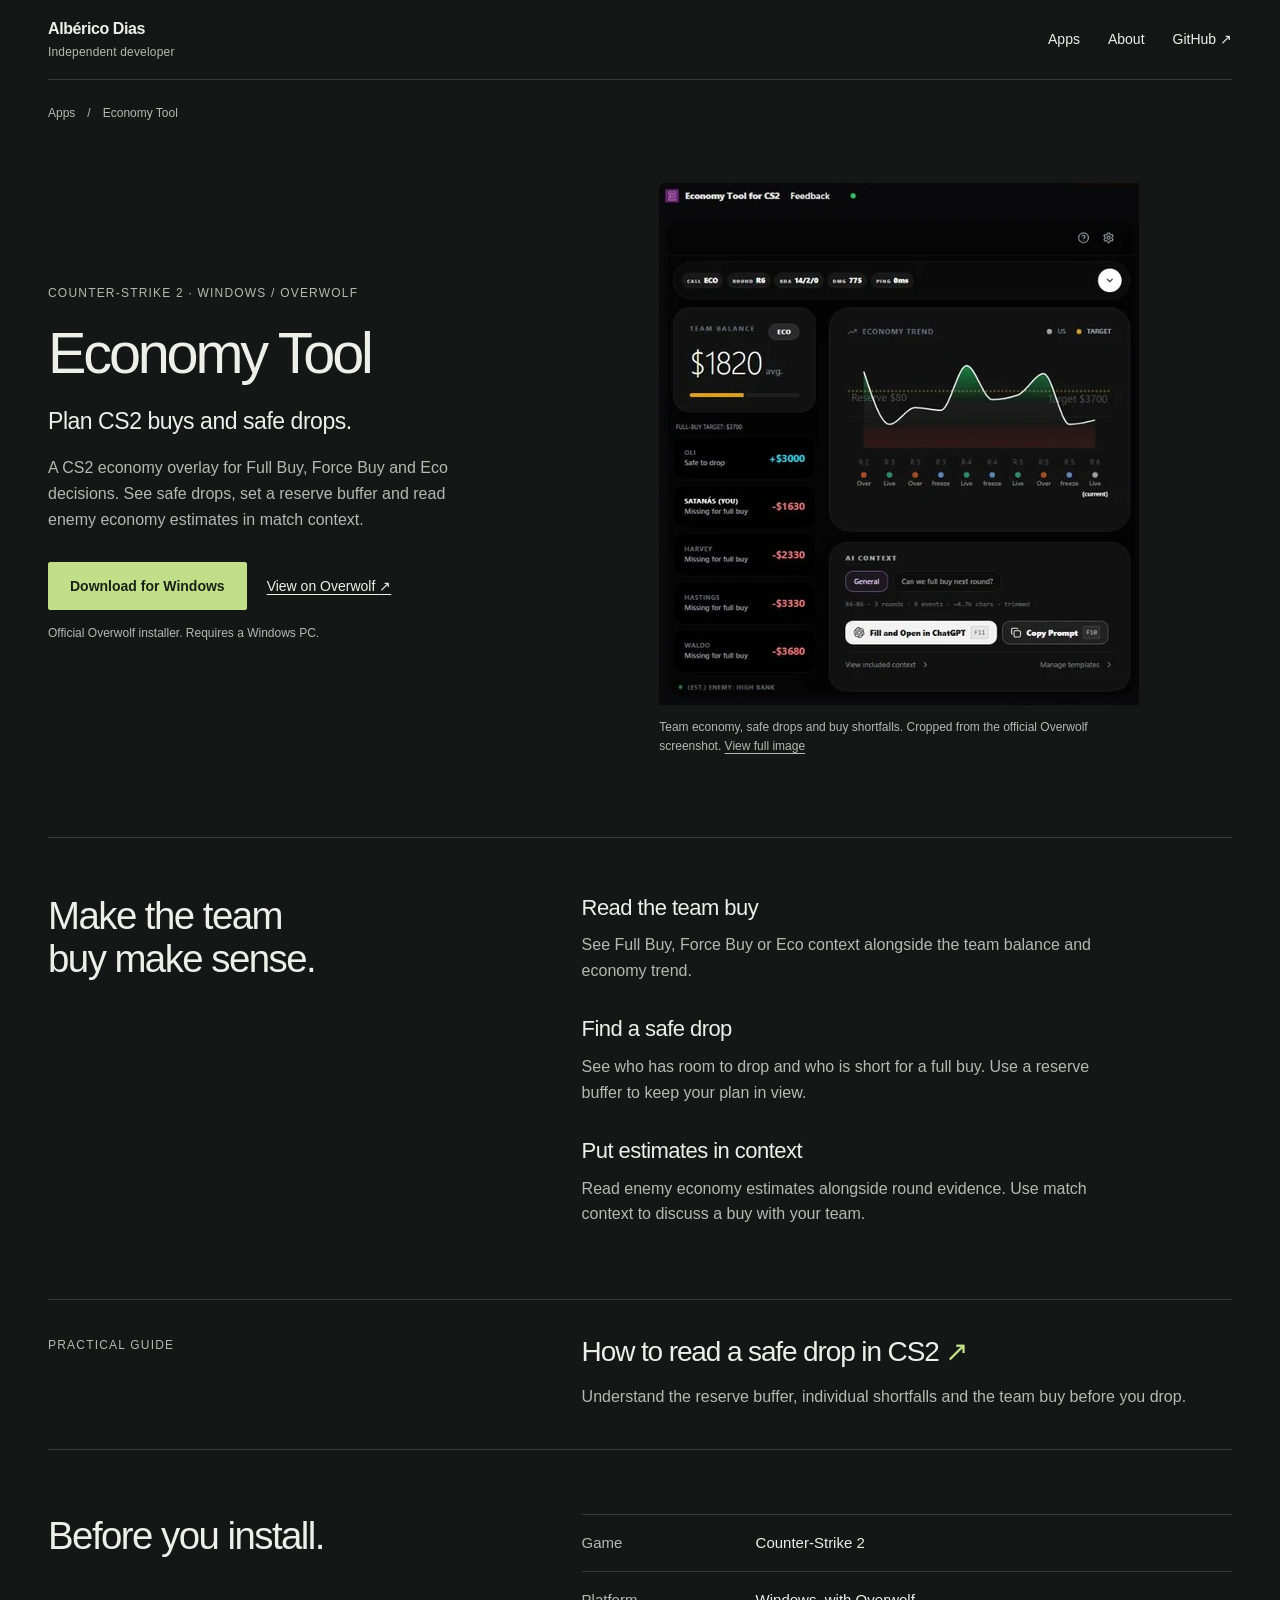
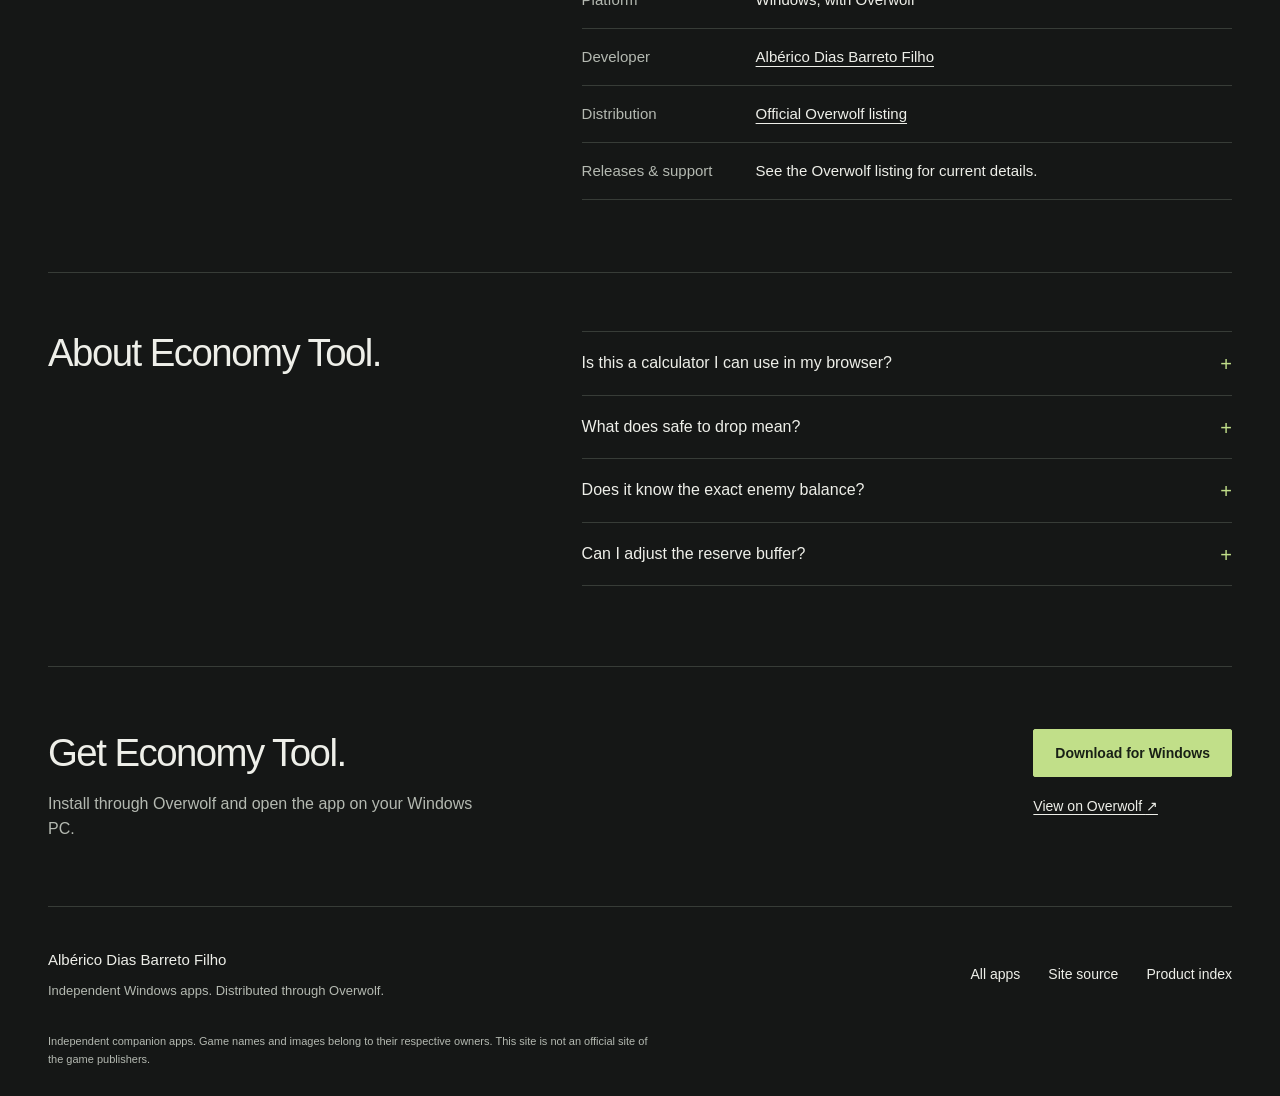
<file: economy-tool/index.html>
<!doctype html>
<html lang="en">
  <head>
    <meta charset="utf-8" />
    <meta name="viewport" content="width=device-width, initial-scale=1" />
    <title>Economy Tool: CS2 economy overlay &amp; safe drop calculator</title>
    <meta
      name="description"
      content="A CS2 economy overlay for Full Buy, Force Buy and Eco decisions. See safe drops, set a reserve buffer and read enemy economy estimates in match context."
    />
    <meta name="author" content="Albérico Dias Barreto Filho" />
    <meta name="theme-color" content="#151716" />
    <link rel="canonical" href="https://albericod.github.io/economy-tool/" />
    <link rel="icon" href="/favicon.svg" type="image/svg+xml" />
    <link rel="icon" href="/favicon.ico" sizes="32x32" />
    <link rel="stylesheet" href="/styles.css" />
    <meta property="og:type" content="website" />
    <meta property="og:site_name" content="Albérico Dias | Independent gaming apps" />
    <meta
      property="og:title"
      content="Economy Tool: CS2 economy overlay &amp; safe drop calculator"
    />
    <meta
      property="og:description"
      content="A CS2 economy overlay for Full Buy, Force Buy and Eco decisions. See safe drops, set a reserve buffer and read enemy economy estimates in match context."
    />
    <meta property="og:url" content="https://albericod.github.io/economy-tool/" />
    <meta
      property="og:image"
      content="https://albericod.github.io/assets/screenshots/economy-tool-1200.jpg"
    />
    <meta property="og:image:width" content="1200" />
    <meta property="og:image:height" content="675" />
    <meta
      property="og:image:alt"
      content="Economy Tool showing an Eco call, team balance, a safe-to-drop player, buy shortfalls and economy trend"
    />
    <meta name="twitter:card" content="summary_large_image" />
    <script type="application/ld+json">
      {
        "@context": "https://schema.org",
        "@graph": [
          {
            "@type": "Person",
            "@id": "https://albericod.github.io/#alberico",
            "name": "Albérico Dias Barreto Filho",
          "alternateName": "AlbericoD",
            "url": "https://albericod.github.io/#about",
            "sameAs": ["https://github.com/AlbericoD"],
            "jobTitle": "Independent software developer"
          },
          {
            "@type": "WebSite",
            "@id": "https://albericod.github.io/#website",
            "url": "https://albericod.github.io/",
            "name": "Albérico Dias Barreto Filho | Independent gaming apps",
            "publisher": {
              "@id": "https://albericod.github.io/#alberico"
            },
            "inLanguage": "en"
          },
          {
            "@type": "SoftwareApplication",
            "@id": "https://albericod.github.io/economy-tool/#app",
            "name": "Economy Tool",
            "url": "https://albericod.github.io/economy-tool/",
            "description": "A CS2 economy overlay for Full Buy, Force Buy and Eco decisions. See safe drops, set a reserve buffer and read enemy economy estimates in match context.",
            "operatingSystem": "Windows",
            "softwareRequirements": "Overwolf",
            "applicationCategory": "GameApplication",
            "author": {
              "@id": "https://albericod.github.io/#alberico"
            },
            "publisher": {
              "@id": "https://albericod.github.io/#alberico"
            },
            "about": {
              "@type": "VideoGame",
              "name": "Counter-Strike 2"
            },
            "sameAs": ["https://www.overwolf.com/app/alberico_dias_barreto_filho-economy_tool"],
            "downloadUrl": "https://download.overwolf.com/install/Download?Name=Economy_Tool&ExtensionId=bpbdciihabfhpbemdkecilbakkallomibgnjhkmm&Channel=website&utm_source=albericod_github_pages&utm_medium=owned_site&utm_campaign=economy_tool",
            "installUrl": "https://download.overwolf.com/install/Download?Name=Economy_Tool&ExtensionId=bpbdciihabfhpbemdkecilbakkallomibgnjhkmm&Channel=website&utm_source=albericod_github_pages&utm_medium=owned_site&utm_campaign=economy_tool",
            "screenshot": "https://albericod.github.io/assets/screenshots/economy-tool-1200.jpg",
            "featureList": [
              "Read the team buy: See Full Buy, Force Buy or Eco context alongside the team balance and economy trend.",
              "Find a safe drop: See who has room to drop and who is short for a full buy. Use a reserve buffer to keep your plan in view.",
              "Put estimates in context: Read enemy economy estimates alongside round evidence. Use match context to discuss a buy with your team."
            ]
          }
        ]
      }
    </script>
    <script src="/site.js" defer></script>
  </head>
  <body>
    <a class="skip-link" href="#main">Skip to content</a>
    <header class="site-header wrap">
      <a class="wordmark" href="/">Albérico Dias<span>Independent developer</span></a>
      <nav aria-label="Main navigation">
        <a href="/#apps">Apps</a><a href="/#about">About</a
        ><a href="https://github.com/AlbericoD">GitHub <span aria-hidden="true">↗</span></a>
      </nav>
    </header>
    <main id="main" class="wrap" tabindex="-1">
      <nav class="breadcrumb" aria-label="Breadcrumb">
        <a href="/#apps">Apps</a><span aria-hidden="true">/</span
        ><span aria-current="page">Economy Tool</span>
      </nav>
      <section class="product-hero product-economy-tool" aria-labelledby="product-title">
        <div class="product-hero-copy">
          <p class="eyebrow">Counter-Strike 2 · Windows / Overwolf</p>
          <h1 id="product-title">Economy Tool</h1>
          <p class="product-job">Plan CS2 buys and safe drops.</p>
          <p class="lead">
            A CS2 economy overlay for Full Buy, Force Buy and Eco decisions. See safe drops, set a
            reserve buffer and read enemy economy estimates in match context.
          </p>
          <div class="actions">
            <a
              class="button"
              href="https://download.overwolf.com/install/Download?Name=Economy_Tool&amp;ExtensionId=bpbdciihabfhpbemdkecilbakkallomibgnjhkmm&amp;Channel=website&amp;utm_source=albericod_github_pages&amp;utm_medium=owned_site&amp;utm_campaign=economy_tool"
              data-event="download_click"
              data-app="economy-tool"
              data-placement="hero"
              >Download for Windows</a
            ><a
              class="text-link"
              href="https://www.overwolf.com/app/alberico_dias_barreto_filho-economy_tool"
              data-event="store_click"
              data-app="economy-tool"
              data-placement="hero"
              >View on Overwolf <span aria-hidden="true">↗</span></a
            >
          </div>
          <p class="install-note">Official Overwolf installer. Requires a Windows PC.</p>
        </div>
        <figure class="product-figure figure-economy-tool">
          <a
            class="image-link"
            href="/assets/screenshots/economy-tool-1200.jpg"
            aria-label="View full Economy Tool screenshot"
          >
            <img
              src="/assets/screenshots/economy-tool-detail-613.webp"
              srcset="
                /assets/screenshots/economy-tool-detail-480.webp 480w,
                /assets/screenshots/economy-tool-detail-613.webp 613w
              "
              sizes="(max-width: 767px) calc(100vw - 40px), 60vw"
              width="613"
              height="666"
              alt="Economy Tool showing an Eco call, team balance, a safe-to-drop player, buy shortfalls and economy trend"
              fetchpriority="high"
              decoding="async"
            />
          </a>
          <figcaption>
            Team economy, safe drops and buy shortfalls. Cropped from the official Overwolf
            screenshot. <a href="/assets/screenshots/economy-tool-1200.jpg">View full image</a>
          </figcaption>
        </figure>
      </section>
      <section class="capabilities section-grid" aria-labelledby="capabilities-title">
        <div><h2 id="capabilities-title">Make the team buy make sense.</h2></div>
        <div class="feature-list">
          <section>
            <h3>Read the team buy</h3>
            <p>
              See Full Buy, Force Buy or Eco context alongside the team balance and economy trend.
            </p>
          </section>
          <section>
            <h3>Find a safe drop</h3>
            <p>
              See who has room to drop and who is short for a full buy. Use a reserve buffer to keep
              your plan in view.
            </p>
          </section>
          <section>
            <h3>Put estimates in context</h3>
            <p>
              Read enemy economy estimates alongside round evidence. Use match context to discuss a
              buy with your team.
            </p>
          </section>
        </div>
      </section>
      <aside class="guide-link">
        <p class="eyebrow">Practical guide</p>
        <div>
          <h2>
            <a href="/economy-tool/cs2-safe-drop-calculator/"
              >How to read a safe drop in CS2 <span aria-hidden="true">↗</span></a
            >
          </h2>
          <p>
            Understand the reserve buffer, individual shortfalls and the team buy before you drop.
          </p>
        </div>
      </aside>
      <section class="section-grid facts-section" aria-labelledby="facts-title">
        <div><h2 id="facts-title">Before you install.</h2></div>
        <dl class="facts">
          <div>
            <dt>Game</dt>
            <dd>Counter-Strike 2</dd>
          </div>
          <div>
            <dt>Platform</dt>
            <dd>Windows, with Overwolf</dd>
          </div>
          <div>
            <dt>Developer</dt>
            <dd><a href="/#about">Albérico Dias Barreto Filho</a></dd>
          </div>
          <div>
            <dt>Distribution</dt>
            <dd>
              <a
                href="https://www.overwolf.com/app/alberico_dias_barreto_filho-economy_tool"
                data-event="store_click"
                data-app="economy-tool"
                data-placement="facts"
                >Official Overwolf listing</a
              >
            </dd>
          </div>
          <div>
            <dt>Releases &amp; support</dt>
            <dd>See the Overwolf listing for current details.</dd>
          </div>
        </dl>
      </section>
      <section class="section-grid faq-section" aria-labelledby="faq-title">
        <div><h2 id="faq-title">About Economy Tool.</h2></div>
        <div class="faq-list">
          <details>
            <summary>Is this a calculator I can use in my browser?</summary>
            <p>
              No. Economy Tool is a Windows app distributed through Overwolf. Its economy overlay
              works with CS2 match context; this website explains it and links to the official
              installer.
            </p>
          </details>
          <details>
            <summary>What does safe to drop mean?</summary>
            <p>
              It is the amount the app indicates a player can spend on drops after accounting for
              the configured buy needs and reserve. Read it together with the team buy call and the
              current round.
            </p>
          </details>
          <details>
            <summary>Does it know the exact enemy balance?</summary>
            <p>
              No. Enemy economy is an estimate based on available round evidence. It should not be
              read as an exact view of opponents’ money.
            </p>
          </details>
          <details>
            <summary>Can I adjust the reserve buffer?</summary>
            <p>
              Yes. The reserve buffer lets you retain money in the calculation instead of treating
              all available cash as spendable on drops.
            </p>
          </details>
        </div>
      </section>
      <section class="download-section" aria-labelledby="download-title">
        <div>
          <h2 id="download-title">Get Economy Tool.</h2>
          <p>Install through Overwolf and open the app on your Windows PC.</p>
        </div>
        <div class="actions">
          <a
            class="button"
            href="https://download.overwolf.com/install/Download?Name=Economy_Tool&amp;ExtensionId=bpbdciihabfhpbemdkecilbakkallomibgnjhkmm&amp;Channel=website&amp;utm_source=albericod_github_pages&amp;utm_medium=owned_site&amp;utm_campaign=economy_tool"
            data-event="download_click"
            data-app="economy-tool"
            data-placement="final"
            >Download for Windows</a
          ><a
            class="text-link"
            href="https://www.overwolf.com/app/alberico_dias_barreto_filho-economy_tool"
            data-event="store_click"
            data-app="economy-tool"
            data-placement="final"
            >View on Overwolf <span aria-hidden="true">↗</span></a
          >
        </div>
      </section>
    </main>
    <footer class="site-footer wrap">
      <div>
        <a class="footer-name" href="/#about">Albérico Dias Barreto Filho</a>
        <p>Independent Windows apps. Distributed through Overwolf.</p>
      </div>
      <nav aria-label="Footer navigation">
        <a href="/#apps">All apps</a
        ><a href="https://github.com/AlbericoD/AlbericoD.github.io">Site source</a
        ><a href="/llms.txt">Product index</a>
      </nav>
      <p class="legal">
        Independent companion apps. Game names and images belong to their respective owners. This
        site is not an official site of the game publishers.
      </p>
    </footer>
  </body>
</html>
</file>
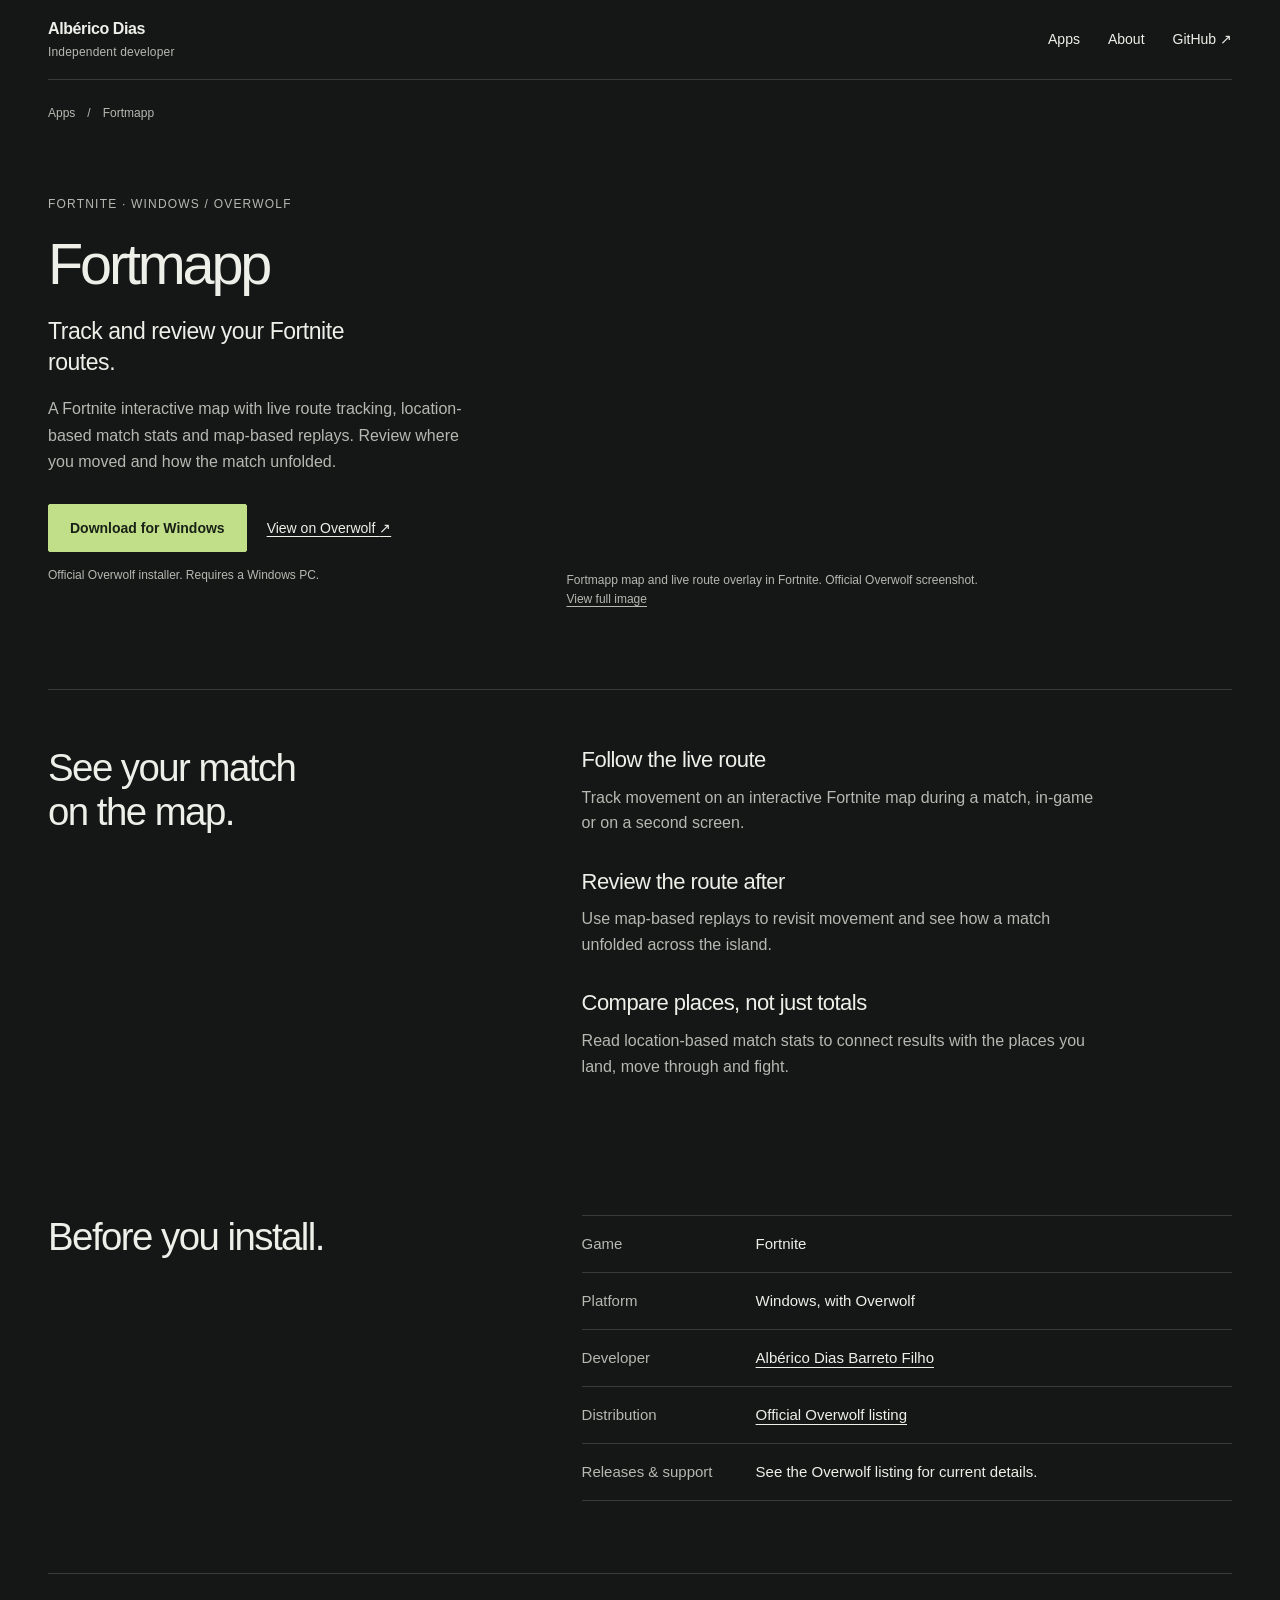
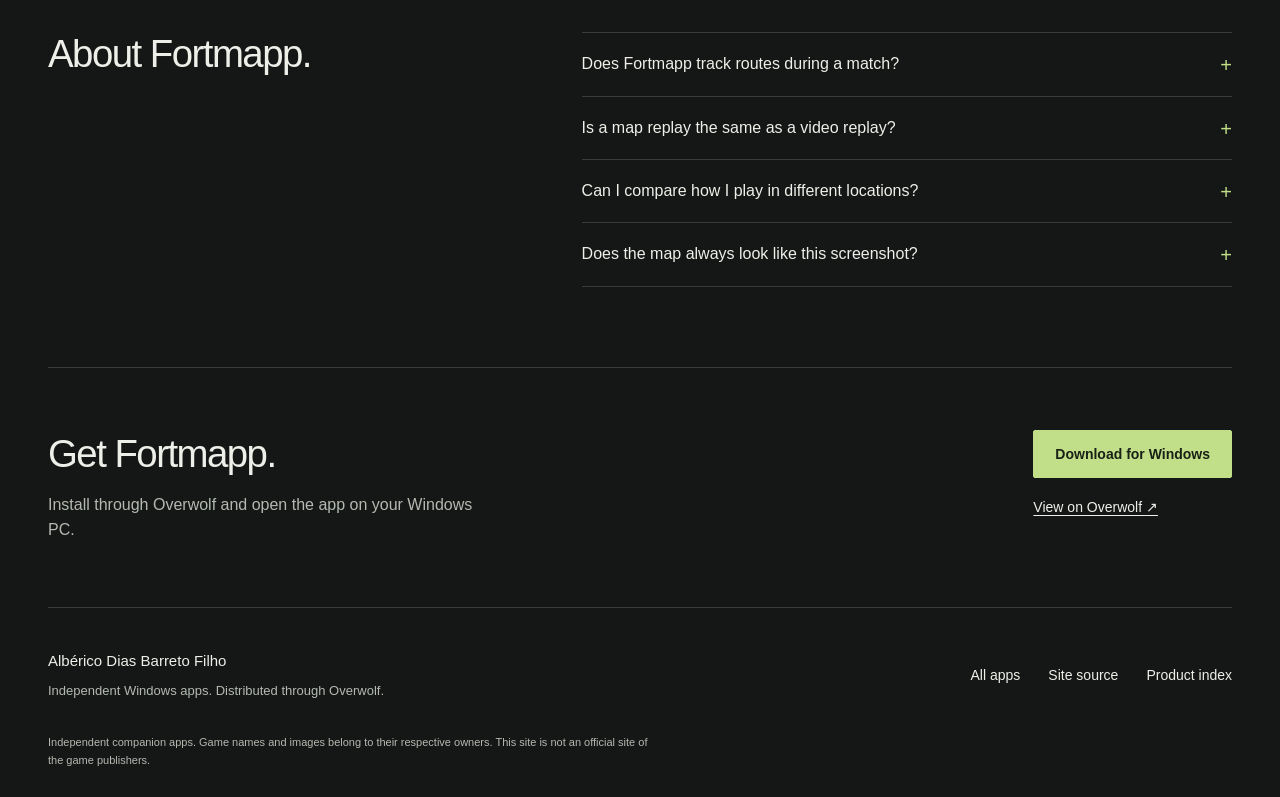
<file: fortmapp/index.html>
<!doctype html>
<html lang="en">
  <head>
    <meta charset="utf-8" />
    <meta name="viewport" content="width=device-width, initial-scale=1" />
    <title>Fortmapp: Fortnite route tracking &amp; map-based replays</title>
    <meta
      name="description"
      content="A Fortnite interactive map with live route tracking, location-based match stats and map-based replays. Review where you moved and how the match unfolded."
    />
    <meta name="author" content="Albérico Dias Barreto Filho" />
    <meta name="theme-color" content="#151716" />
    <link rel="canonical" href="https://albericod.github.io/fortmapp/" />
    <link rel="icon" href="/favicon.svg" type="image/svg+xml" />
    <link rel="icon" href="/favicon.ico" sizes="32x32" />
    <link rel="stylesheet" href="/styles.css" />
    <meta property="og:type" content="website" />
    <meta property="og:site_name" content="Albérico Dias | Independent gaming apps" />
    <meta property="og:title" content="Fortmapp: Fortnite route tracking &amp; map-based replays" />
    <meta
      property="og:description"
      content="A Fortnite interactive map with live route tracking, location-based match stats and map-based replays. Review where you moved and how the match unfolded."
    />
    <meta property="og:url" content="https://albericod.github.io/fortmapp/" />
    <meta
      property="og:image"
      content="https://albericod.github.io/assets/screenshots/fortmapp-1200.jpg"
    />
    <meta property="og:image:width" content="1200" />
    <meta property="og:image:height" content="675" />
    <meta
      property="og:image:alt"
      content="Fortmapp interactive map beside Fortnite gameplay with a live route drawn on the in-game map overlay"
    />
    <meta name="twitter:card" content="summary_large_image" />
    <script type="application/ld+json">
      {
        "@context": "https://schema.org",
        "@graph": [
          {
            "@type": "Person",
            "@id": "https://albericod.github.io/#alberico",
            "name": "Albérico Dias Barreto Filho",
          "alternateName": "AlbericoD",
            "url": "https://albericod.github.io/#about",
            "sameAs": ["https://github.com/AlbericoD"],
            "jobTitle": "Independent software developer"
          },
          {
            "@type": "WebSite",
            "@id": "https://albericod.github.io/#website",
            "url": "https://albericod.github.io/",
            "name": "Albérico Dias Barreto Filho | Independent gaming apps",
            "publisher": {
              "@id": "https://albericod.github.io/#alberico"
            },
            "inLanguage": "en"
          },
          {
            "@type": "SoftwareApplication",
            "@id": "https://albericod.github.io/fortmapp/#app",
            "name": "Fortmapp",
            "url": "https://albericod.github.io/fortmapp/",
            "description": "A Fortnite interactive map with live route tracking, location-based match stats and map-based replays. Review where you moved and how the match unfolded.",
            "operatingSystem": "Windows",
            "softwareRequirements": "Overwolf",
            "applicationCategory": "GameApplication",
            "author": {
              "@id": "https://albericod.github.io/#alberico"
            },
            "publisher": {
              "@id": "https://albericod.github.io/#alberico"
            },
            "about": {
              "@type": "VideoGame",
              "name": "Fortnite"
            },
            "sameAs": ["https://www.overwolf.com/app/alberico_dias_barreto_filho-fortmapp"],
            "downloadUrl": "https://download.overwolf.com/install/Download?Name=Fortmapp&ExtensionId=eglgjdefmjkaeoebbjojgpfknnppbeffhgehbmdh&Channel=website&utm_source=albericod_github_pages&utm_medium=owned_site&utm_campaign=fortmapp",
            "installUrl": "https://download.overwolf.com/install/Download?Name=Fortmapp&ExtensionId=eglgjdefmjkaeoebbjojgpfknnppbeffhgehbmdh&Channel=website&utm_source=albericod_github_pages&utm_medium=owned_site&utm_campaign=fortmapp",
            "screenshot": "https://albericod.github.io/assets/screenshots/fortmapp-1200.jpg",
            "featureList": [
              "Follow the live route: Track movement on an interactive Fortnite map during a match, in-game or on a second screen.",
              "Review the route after: Use map-based replays to revisit movement and see how a match unfolded across the island.",
              "Compare places, not just totals: Read location-based match stats to connect results with the places you land, move through and fight."
            ]
          }
        ]
      }
    </script>
    <script src="/site.js" defer></script>
  </head>
  <body>
    <a class="skip-link" href="#main">Skip to content</a>
    <header class="site-header wrap">
      <a class="wordmark" href="/">Albérico Dias<span>Independent developer</span></a>
      <nav aria-label="Main navigation">
        <a href="/#apps">Apps</a><a href="/#about">About</a
        ><a href="https://github.com/AlbericoD">GitHub <span aria-hidden="true">↗</span></a>
      </nav>
    </header>
    <main id="main" class="wrap" tabindex="-1">
      <nav class="breadcrumb" aria-label="Breadcrumb">
        <a href="/#apps">Apps</a><span aria-hidden="true">/</span
        ><span aria-current="page">Fortmapp</span>
      </nav>
      <section class="product-hero product-fortmapp" aria-labelledby="product-title">
        <div class="product-hero-copy">
          <p class="eyebrow">Fortnite · Windows / Overwolf</p>
          <h1 id="product-title">Fortmapp</h1>
          <p class="product-job">Track and review your Fortnite routes.</p>
          <p class="lead">
            A Fortnite interactive map with live route tracking, location-based match stats and
            map-based replays. Review where you moved and how the match unfolded.
          </p>
          <div class="actions">
            <a
              class="button"
              href="https://download.overwolf.com/install/Download?Name=Fortmapp&amp;ExtensionId=eglgjdefmjkaeoebbjojgpfknnppbeffhgehbmdh&amp;Channel=website&amp;utm_source=albericod_github_pages&amp;utm_medium=owned_site&amp;utm_campaign=fortmapp"
              data-event="download_click"
              data-app="fortmapp"
              data-placement="hero"
              >Download for Windows</a
            ><a
              class="text-link"
              href="https://www.overwolf.com/app/alberico_dias_barreto_filho-fortmapp"
              data-event="store_click"
              data-app="fortmapp"
              data-placement="hero"
              >View on Overwolf <span aria-hidden="true">↗</span></a
            >
          </div>
          <p class="install-note">Official Overwolf installer. Requires a Windows PC.</p>
        </div>
        <figure class="product-figure figure-fortmapp">
          <a
            class="image-link"
            href="/assets/screenshots/fortmapp-1200.jpg"
            aria-label="View full Fortmapp screenshot"
          >
            <img
              src="/assets/screenshots/fortmapp-1200.webp"
              srcset="
                /assets/screenshots/fortmapp-640.webp   640w,
                /assets/screenshots/fortmapp-960.webp   960w,
                /assets/screenshots/fortmapp-1200.webp 1200w
              "
              sizes="(max-width: 767px) calc(100vw - 40px), 60vw"
              width="1200"
              height="675"
              alt="Fortmapp interactive map beside Fortnite gameplay with a live route drawn on the in-game map overlay"
              fetchpriority="high"
              decoding="async"
            />
          </a>
          <figcaption>
            Fortmapp map and live route overlay in Fortnite. Official Overwolf screenshot.
            <a href="/assets/screenshots/fortmapp-1200.jpg">View full image</a>
          </figcaption>
        </figure>
      </section>
      <section class="capabilities section-grid" aria-labelledby="capabilities-title">
        <div><h2 id="capabilities-title">See your match on the map.</h2></div>
        <div class="feature-list">
          <section>
            <h3>Follow the live route</h3>
            <p>
              Track movement on an interactive Fortnite map during a match, in-game or on a second
              screen.
            </p>
          </section>
          <section>
            <h3>Review the route after</h3>
            <p>
              Use map-based replays to revisit movement and see how a match unfolded across the
              island.
            </p>
          </section>
          <section>
            <h3>Compare places, not just totals</h3>
            <p>
              Read location-based match stats to connect results with the places you land, move
              through and fight.
            </p>
          </section>
        </div>
      </section>
      <section class="section-grid facts-section" aria-labelledby="facts-title">
        <div><h2 id="facts-title">Before you install.</h2></div>
        <dl class="facts">
          <div>
            <dt>Game</dt>
            <dd>Fortnite</dd>
          </div>
          <div>
            <dt>Platform</dt>
            <dd>Windows, with Overwolf</dd>
          </div>
          <div>
            <dt>Developer</dt>
            <dd><a href="/#about">Albérico Dias Barreto Filho</a></dd>
          </div>
          <div>
            <dt>Distribution</dt>
            <dd>
              <a
                href="https://www.overwolf.com/app/alberico_dias_barreto_filho-fortmapp"
                data-event="store_click"
                data-app="fortmapp"
                data-placement="facts"
                >Official Overwolf listing</a
              >
            </dd>
          </div>
          <div>
            <dt>Releases &amp; support</dt>
            <dd>See the Overwolf listing for current details.</dd>
          </div>
        </dl>
      </section>
      <section class="section-grid faq-section" aria-labelledby="faq-title">
        <div><h2 id="faq-title">About Fortmapp.</h2></div>
        <div class="faq-list">
          <details>
            <summary>Does Fortmapp track routes during a match?</summary>
            <p>
              Yes. Fortmapp provides live route tracking on an interactive Fortnite map, including
              an in-game view and a second-screen workflow.
            </p>
          </details>
          <details>
            <summary>Is a map replay the same as a video replay?</summary>
            <p>
              No. A map-based replay is a way to review a match geographically. Do not assume it is
              a full video recording or Fortnite’s native replay file.
            </p>
          </details>
          <details>
            <summary>Can I compare how I play in different locations?</summary>
            <p>
              Fortmapp includes location-based match stats, so you can relate match results to
              places on the map.
            </p>
          </details>
          <details>
            <summary>Does the map always look like this screenshot?</summary>
            <p>
              The screenshot demonstrates the app’s map and route workflow. Fortnite maps change
              between seasons; the image is not a promise of the current island layout.
            </p>
          </details>
        </div>
      </section>
      <section class="download-section" aria-labelledby="download-title">
        <div>
          <h2 id="download-title">Get Fortmapp.</h2>
          <p>Install through Overwolf and open the app on your Windows PC.</p>
        </div>
        <div class="actions">
          <a
            class="button"
            href="https://download.overwolf.com/install/Download?Name=Fortmapp&amp;ExtensionId=eglgjdefmjkaeoebbjojgpfknnppbeffhgehbmdh&amp;Channel=website&amp;utm_source=albericod_github_pages&amp;utm_medium=owned_site&amp;utm_campaign=fortmapp"
            data-event="download_click"
            data-app="fortmapp"
            data-placement="final"
            >Download for Windows</a
          ><a
            class="text-link"
            href="https://www.overwolf.com/app/alberico_dias_barreto_filho-fortmapp"
            data-event="store_click"
            data-app="fortmapp"
            data-placement="final"
            >View on Overwolf <span aria-hidden="true">↗</span></a
          >
        </div>
      </section>
    </main>
    <footer class="site-footer wrap">
      <div>
        <a class="footer-name" href="/#about">Albérico Dias Barreto Filho</a>
        <p>Independent Windows apps. Distributed through Overwolf.</p>
      </div>
      <nav aria-label="Footer navigation">
        <a href="/#apps">All apps</a
        ><a href="https://github.com/AlbericoD/AlbericoD.github.io">Site source</a
        ><a href="/llms.txt">Product index</a>
      </nav>
      <p class="legal">
        Independent companion apps. Game names and images belong to their respective owners. This
        site is not an official site of the game publishers.
      </p>
    </footer>
  </body>
</html>
</file>
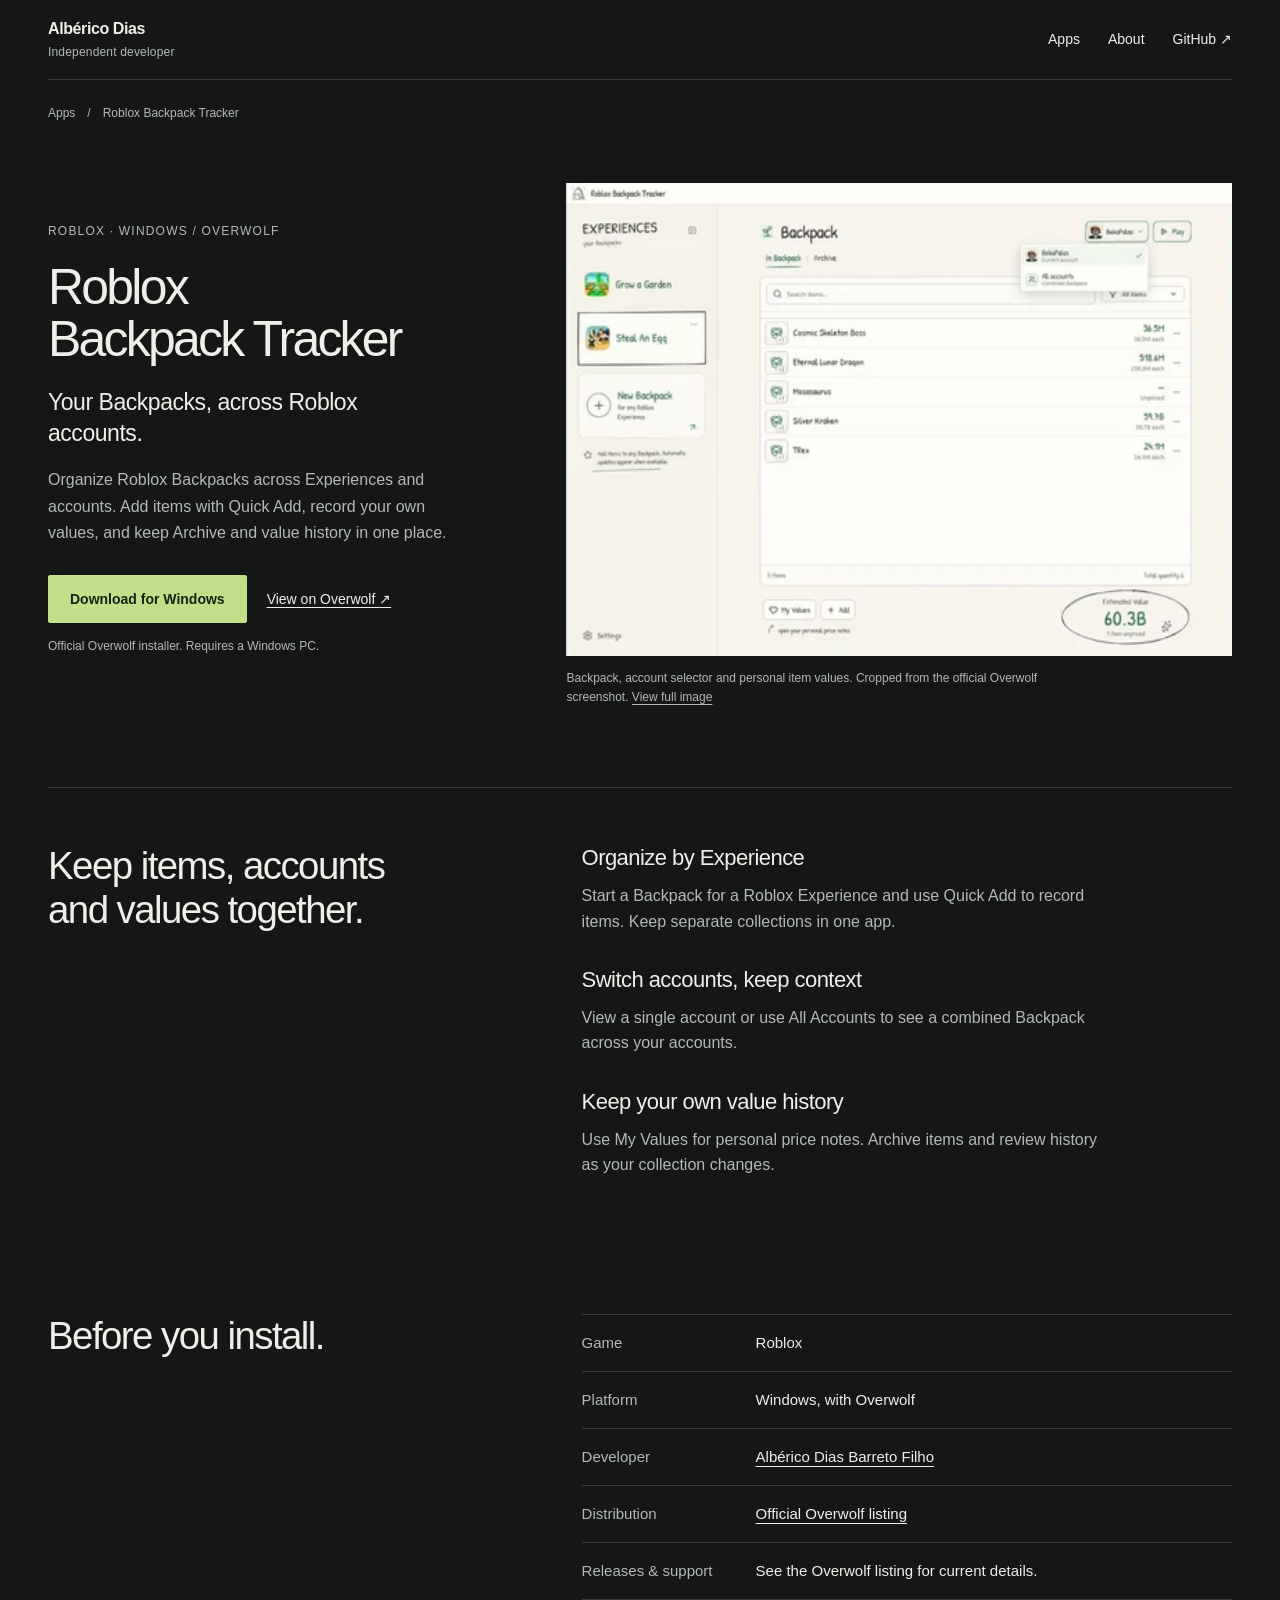
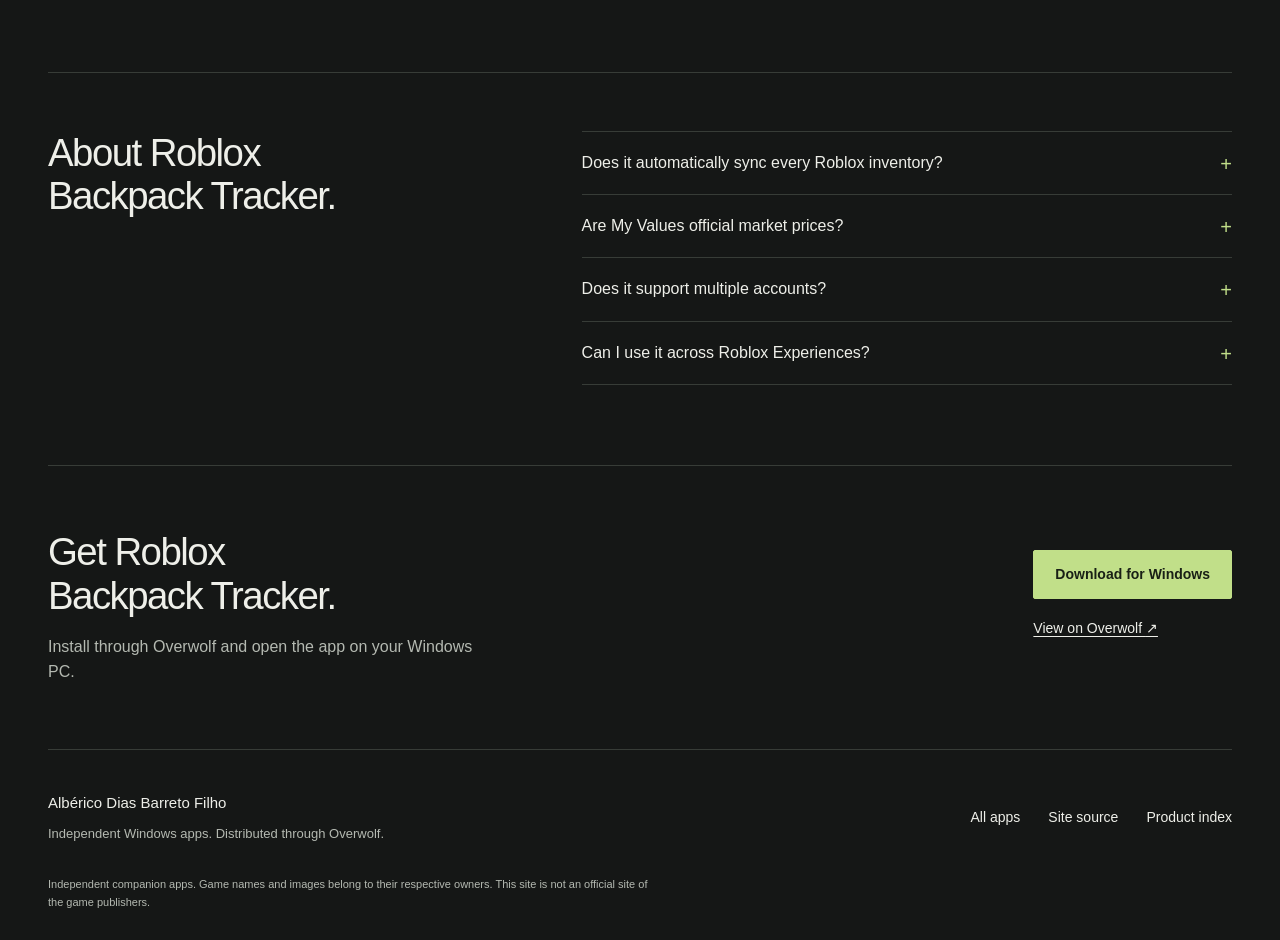
<file: roblox-backpack-tracker/index.html>
<!doctype html>
<html lang="en">
  <head>
    <meta charset="utf-8" />
    <meta name="viewport" content="width=device-width, initial-scale=1" />
    <title>Roblox Backpack Tracker: items, accounts &amp; personal values</title>
    <meta
      name="description"
      content="Organize Roblox Backpacks across Experiences and accounts. Add items with Quick Add, record your own values, and keep Archive and value history in one place."
    />
    <meta name="author" content="Albérico Dias Barreto Filho" />
    <meta name="theme-color" content="#151716" />
    <link rel="canonical" href="https://albericod.github.io/roblox-backpack-tracker/" />
    <link rel="icon" href="/favicon.svg" type="image/svg+xml" />
    <link rel="icon" href="/favicon.ico" sizes="32x32" />
    <link rel="stylesheet" href="/styles.css" />
    <meta property="og:type" content="website" />
    <meta property="og:site_name" content="Albérico Dias | Independent gaming apps" />
    <meta
      property="og:title"
      content="Roblox Backpack Tracker: items, accounts &amp; personal values"
    />
    <meta
      property="og:description"
      content="Organize Roblox Backpacks across Experiences and accounts. Add items with Quick Add, record your own values, and keep Archive and value history in one place."
    />
    <meta property="og:url" content="https://albericod.github.io/roblox-backpack-tracker/" />
    <meta
      property="og:image"
      content="https://albericod.github.io/assets/screenshots/roblox-backpack-tracker-1200.jpg"
    />
    <meta property="og:image:width" content="1200" />
    <meta property="og:image:height" content="675" />
    <meta
      property="og:image:alt"
      content="Roblox Backpack Tracker with Experience navigation, account selector, item quantities, personal values and Archive tab"
    />
    <meta name="twitter:card" content="summary_large_image" />
    <script type="application/ld+json">
      {
        "@context": "https://schema.org",
        "@graph": [
          {
            "@type": "Person",
            "@id": "https://albericod.github.io/#alberico",
            "name": "Albérico Dias Barreto Filho",
          "alternateName": "AlbericoD",
            "url": "https://albericod.github.io/#about",
            "sameAs": ["https://github.com/AlbericoD"],
            "jobTitle": "Independent software developer"
          },
          {
            "@type": "WebSite",
            "@id": "https://albericod.github.io/#website",
            "url": "https://albericod.github.io/",
            "name": "Albérico Dias Barreto Filho | Independent gaming apps",
            "publisher": {
              "@id": "https://albericod.github.io/#alberico"
            },
            "inLanguage": "en"
          },
          {
            "@type": "SoftwareApplication",
            "@id": "https://albericod.github.io/roblox-backpack-tracker/#app",
            "name": "Roblox Backpack Tracker",
            "url": "https://albericod.github.io/roblox-backpack-tracker/",
            "description": "Organize Roblox Backpacks across Experiences and accounts. Add items with Quick Add, record your own values, and keep Archive and value history in one place.",
            "operatingSystem": "Windows",
            "softwareRequirements": "Overwolf",
            "applicationCategory": "GameApplication",
            "author": {
              "@id": "https://albericod.github.io/#alberico"
            },
            "publisher": {
              "@id": "https://albericod.github.io/#alberico"
            },
            "about": {
              "@type": "VideoGame",
              "name": "Roblox"
            },
            "sameAs": [
              "https://www.overwolf.com/app/alberico_dias_barreto_filho-roblox_backpack_tracker"
            ],
            "downloadUrl": "https://download.overwolf.com/install/Download?Name=Roblox_Backpack_Tracker&ExtensionId=ghaceipjlnjanjohgfojcgmghnnnkedhajjndmpn&Channel=website&utm_source=albericod_github_pages&utm_medium=owned_site&utm_campaign=roblox_backpack_tracker",
            "installUrl": "https://download.overwolf.com/install/Download?Name=Roblox_Backpack_Tracker&ExtensionId=ghaceipjlnjanjohgfojcgmghnnnkedhajjndmpn&Channel=website&utm_source=albericod_github_pages&utm_medium=owned_site&utm_campaign=roblox_backpack_tracker",
            "screenshot": "https://albericod.github.io/assets/screenshots/roblox-backpack-tracker-1200.jpg",
            "featureList": [
              "Organize by Experience: Start a Backpack for a Roblox Experience and use Quick Add to record items. Keep separate collections in one app.",
              "Switch accounts, keep context: View a single account or use All Accounts to see a combined Backpack across your accounts.",
              "Keep your own value history: Use My Values for personal price notes. Archive items and review history as your collection changes."
            ]
          }
        ]
      }
    </script>
    <script src="/site.js" defer></script>
  </head>
  <body>
    <a class="skip-link" href="#main">Skip to content</a>
    <header class="site-header wrap">
      <a class="wordmark" href="/">Albérico Dias<span>Independent developer</span></a>
      <nav aria-label="Main navigation">
        <a href="/#apps">Apps</a><a href="/#about">About</a
        ><a href="https://github.com/AlbericoD">GitHub <span aria-hidden="true">↗</span></a>
      </nav>
    </header>
    <main id="main" class="wrap" tabindex="-1">
      <nav class="breadcrumb" aria-label="Breadcrumb">
        <a href="/#apps">Apps</a><span aria-hidden="true">/</span
        ><span aria-current="page">Roblox Backpack Tracker</span>
      </nav>
      <section class="product-hero product-roblox-backpack-tracker" aria-labelledby="product-title">
        <div class="product-hero-copy">
          <p class="eyebrow">Roblox · Windows / Overwolf</p>
          <h1 id="product-title">Roblox<br />Backpack Tracker</h1>
          <p class="product-job">Your Backpacks, across Roblox accounts.</p>
          <p class="lead">
            Organize Roblox Backpacks across Experiences and accounts. Add items with Quick Add,
            record your own values, and keep Archive and value history in one place.
          </p>
          <div class="actions">
            <a
              class="button"
              href="https://download.overwolf.com/install/Download?Name=Roblox_Backpack_Tracker&amp;ExtensionId=ghaceipjlnjanjohgfojcgmghnnnkedhajjndmpn&amp;Channel=website&amp;utm_source=albericod_github_pages&amp;utm_medium=owned_site&amp;utm_campaign=roblox_backpack_tracker"
              data-event="download_click"
              data-app="roblox-backpack-tracker"
              data-placement="hero"
              >Download for Windows</a
            ><a
              class="text-link"
              href="https://www.overwolf.com/app/alberico_dias_barreto_filho-roblox_backpack_tracker"
              data-event="store_click"
              data-app="roblox-backpack-tracker"
              data-placement="hero"
              >View on Overwolf <span aria-hidden="true">↗</span></a
            >
          </div>
          <p class="install-note">Official Overwolf installer. Requires a Windows PC.</p>
        </div>
        <figure class="product-figure figure-roblox-backpack-tracker">
          <a
            class="image-link"
            href="/assets/screenshots/roblox-backpack-tracker-1200.jpg"
            aria-label="View full Roblox Backpack Tracker screenshot"
          >
            <img
              src="/assets/screenshots/roblox-backpack-tracker-detail-928.webp"
              srcset="
                /assets/screenshots/roblox-backpack-tracker-detail-480.webp 480w,
                /assets/screenshots/roblox-backpack-tracker-detail-928.webp 928w
              "
              sizes="(max-width: 767px) calc(100vw - 40px), 60vw"
              width="928"
              height="660"
              alt="Roblox Backpack Tracker with Experience navigation, account selector, item quantities, personal values and Archive tab"
              fetchpriority="high"
              decoding="async"
            />
          </a>
          <figcaption>
            Backpack, account selector and personal item values. Cropped from the official Overwolf
            screenshot.
            <a href="/assets/screenshots/roblox-backpack-tracker-1200.jpg">View full image</a>
          </figcaption>
        </figure>
      </section>
      <section class="capabilities section-grid" aria-labelledby="capabilities-title">
        <div><h2 id="capabilities-title">Keep items, accounts and values together.</h2></div>
        <div class="feature-list">
          <section>
            <h3>Organize by Experience</h3>
            <p>
              Start a Backpack for a Roblox Experience and use Quick Add to record items. Keep
              separate collections in one app.
            </p>
          </section>
          <section>
            <h3>Switch accounts, keep context</h3>
            <p>
              View a single account or use All Accounts to see a combined Backpack across your
              accounts.
            </p>
          </section>
          <section>
            <h3>Keep your own value history</h3>
            <p>
              Use My Values for personal price notes. Archive items and review history as your
              collection changes.
            </p>
          </section>
        </div>
      </section>
      <section class="section-grid facts-section" aria-labelledby="facts-title">
        <div><h2 id="facts-title">Before you install.</h2></div>
        <dl class="facts">
          <div>
            <dt>Game</dt>
            <dd>Roblox</dd>
          </div>
          <div>
            <dt>Platform</dt>
            <dd>Windows, with Overwolf</dd>
          </div>
          <div>
            <dt>Developer</dt>
            <dd><a href="/#about">Albérico Dias Barreto Filho</a></dd>
          </div>
          <div>
            <dt>Distribution</dt>
            <dd>
              <a
                href="https://www.overwolf.com/app/alberico_dias_barreto_filho-roblox_backpack_tracker"
                data-event="store_click"
                data-app="roblox-backpack-tracker"
                data-placement="facts"
                >Official Overwolf listing</a
              >
            </dd>
          </div>
          <div>
            <dt>Releases &amp; support</dt>
            <dd>See the Overwolf listing for current details.</dd>
          </div>
        </dl>
      </section>
      <section class="section-grid faq-section" aria-labelledby="faq-title">
        <div><h2 id="faq-title">About Roblox Backpack Tracker.</h2></div>
        <div class="faq-list">
          <details>
            <summary>Does it automatically sync every Roblox inventory?</summary>
            <p>
              No. Quick Add and manual organization are the dependable baseline. Do not assume an
              Experience has automatic tracking just because it appears in the app.
            </p>
          </details>
          <details>
            <summary>Are My Values official market prices?</summary>
            <p>
              No. My Values holds your personal price notes. Backpack totals reflect those notes and
              your recorded items; they are not verified market prices or trade offers.
            </p>
          </details>
          <details>
            <summary>Does it support multiple accounts?</summary>
            <p>
              Yes. You can organize Backpacks by account and use All Accounts for a combined view.
            </p>
          </details>
          <details>
            <summary>Can I use it across Roblox Experiences?</summary>
            <p>
              Yes. You can start Backpacks for different Experiences and record items manually. A
              dedicated automatic integration is not required for manual organization.
            </p>
          </details>
        </div>
      </section>
      <section class="download-section" aria-labelledby="download-title">
        <div>
          <h2 id="download-title">Get Roblox Backpack Tracker.</h2>
          <p>Install through Overwolf and open the app on your Windows PC.</p>
        </div>
        <div class="actions">
          <a
            class="button"
            href="https://download.overwolf.com/install/Download?Name=Roblox_Backpack_Tracker&amp;ExtensionId=ghaceipjlnjanjohgfojcgmghnnnkedhajjndmpn&amp;Channel=website&amp;utm_source=albericod_github_pages&amp;utm_medium=owned_site&amp;utm_campaign=roblox_backpack_tracker"
            data-event="download_click"
            data-app="roblox-backpack-tracker"
            data-placement="final"
            >Download for Windows</a
          ><a
            class="text-link"
            href="https://www.overwolf.com/app/alberico_dias_barreto_filho-roblox_backpack_tracker"
            data-event="store_click"
            data-app="roblox-backpack-tracker"
            data-placement="final"
            >View on Overwolf <span aria-hidden="true">↗</span></a
          >
        </div>
      </section>
    </main>
    <footer class="site-footer wrap">
      <div>
        <a class="footer-name" href="/#about">Albérico Dias Barreto Filho</a>
        <p>Independent Windows apps. Distributed through Overwolf.</p>
      </div>
      <nav aria-label="Footer navigation">
        <a href="/#apps">All apps</a
        ><a href="https://github.com/AlbericoD/AlbericoD.github.io">Site source</a
        ><a href="/llms.txt">Product index</a>
      </nav>
      <p class="legal">
        Independent companion apps. Game names and images belong to their respective owners. This
        site is not an official site of the game publishers.
      </p>
    </footer>
  </body>
</html>
</file>
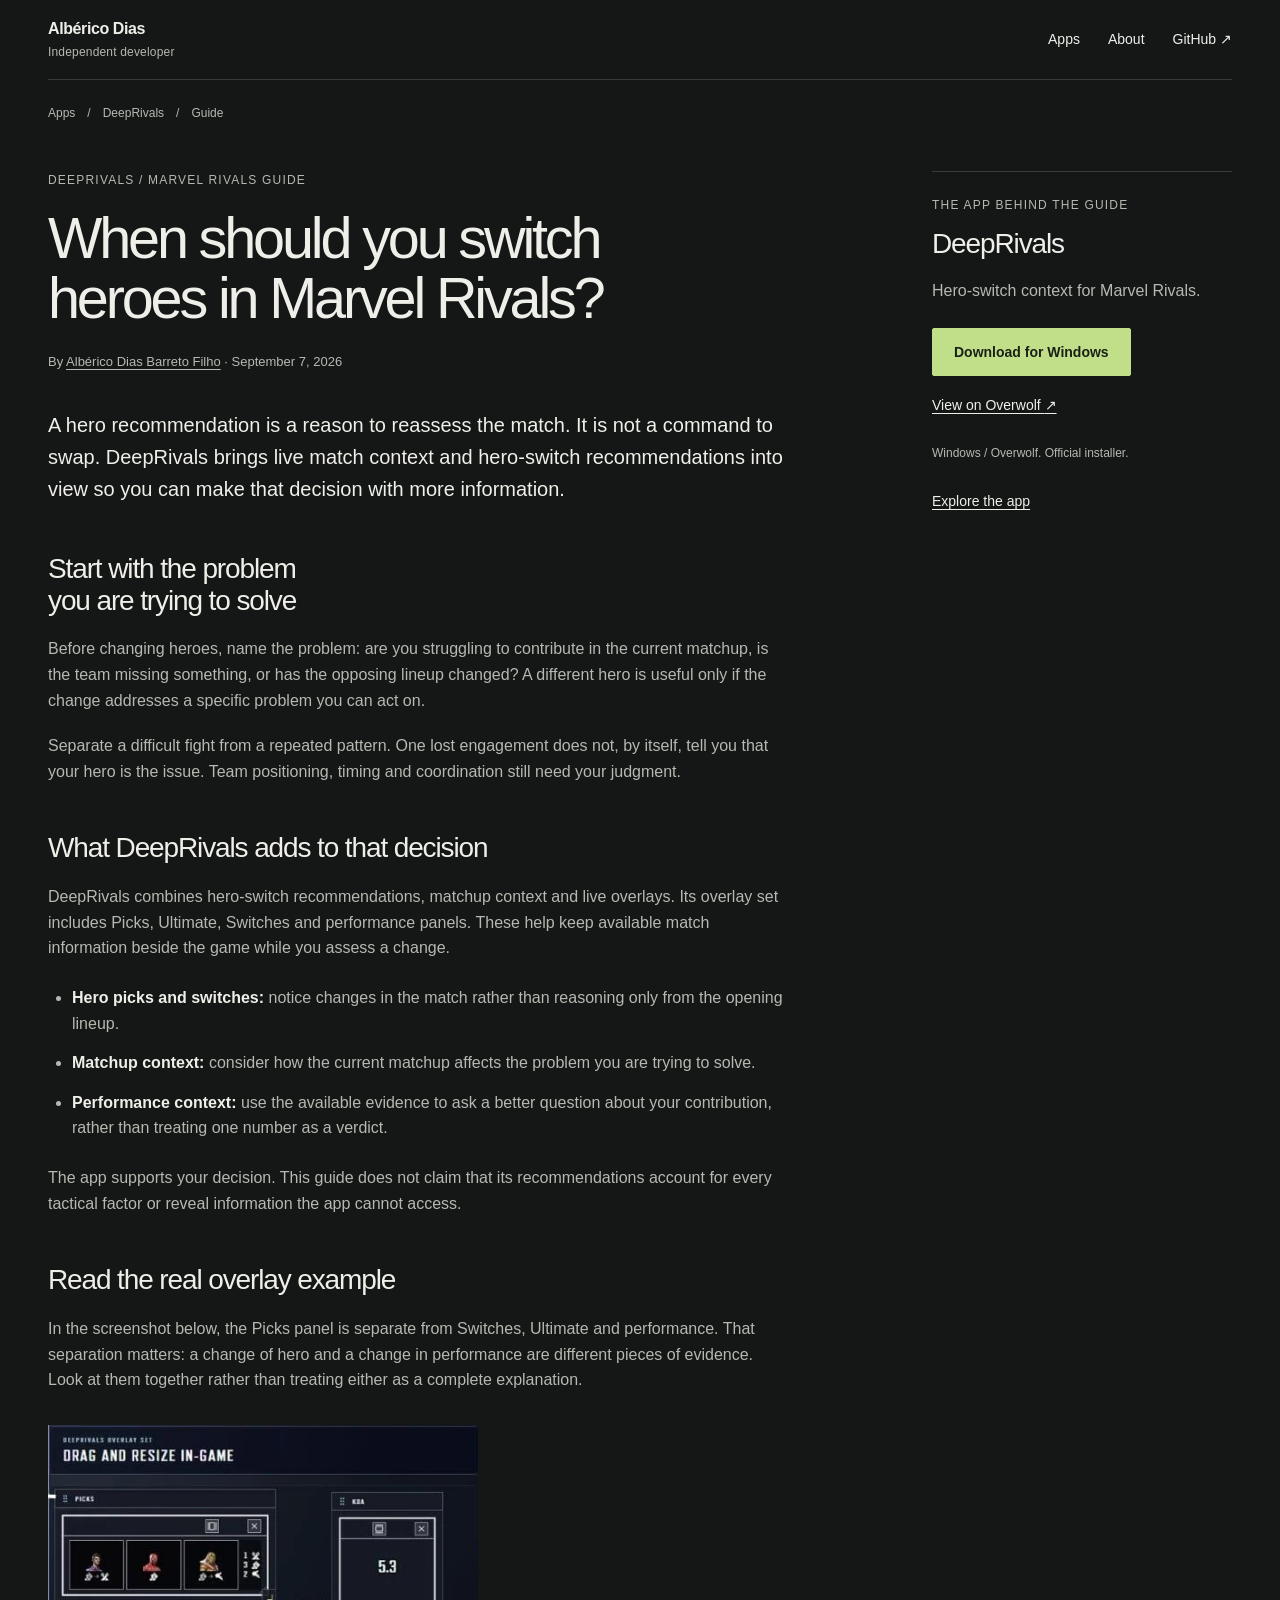
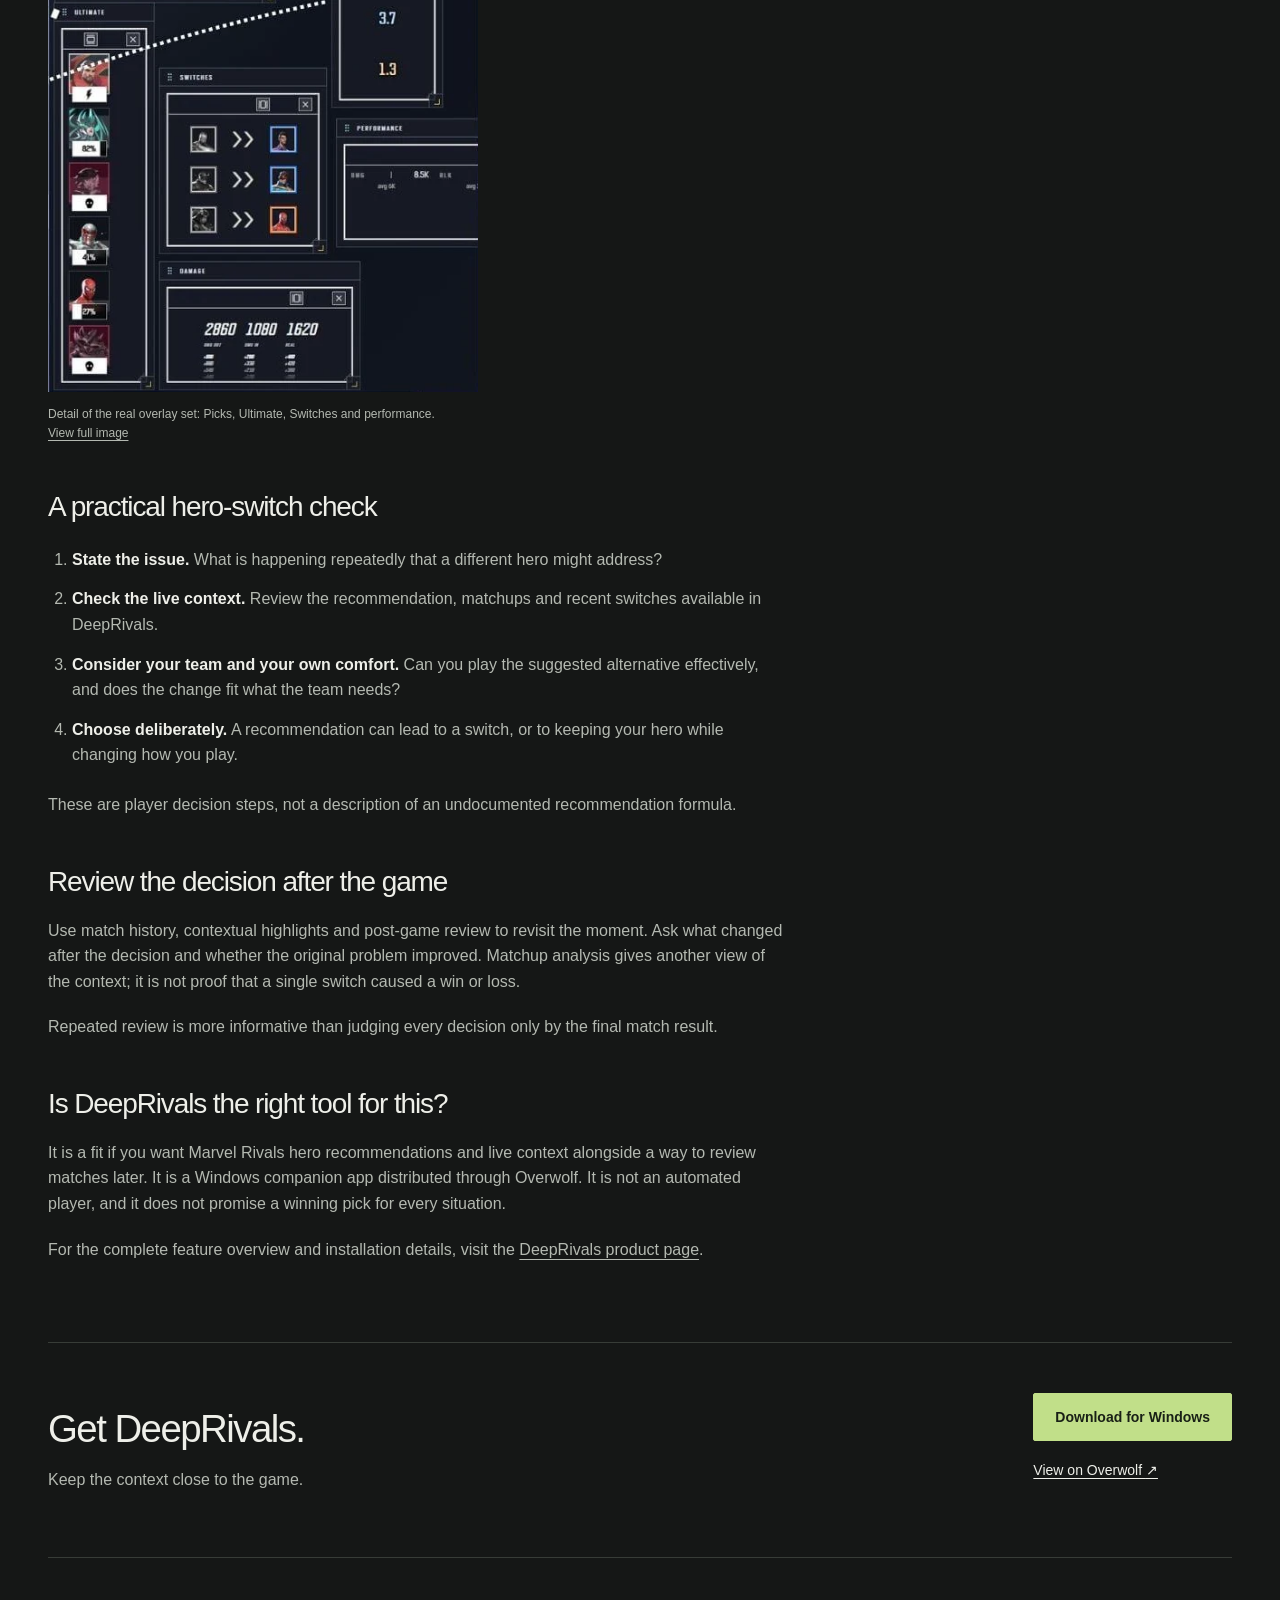
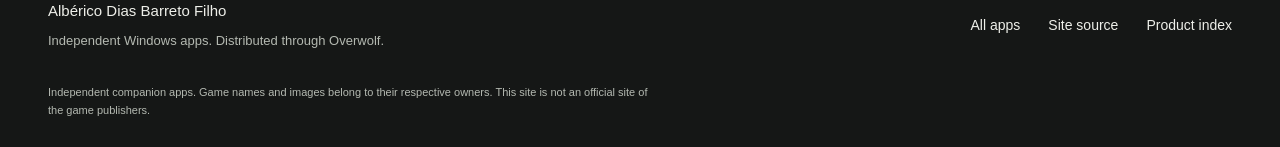
<file: deeprivals/marvel-rivals-hero-switch-recommendations/index.html>
<!doctype html>
<html lang="en">
  <head>
    <meta charset="utf-8" />
    <meta name="viewport" content="width=device-width, initial-scale=1" />
    <title>When should you switch heroes in Marvel Rivals? | DeepRivals</title>
    <meta
      name="description"
      content="Use DeepRivals hero-switch context alongside team needs, matchups and the current fight. A practical guide to recommendations and post-game review."
    />
    <meta name="author" content="Albérico Dias Barreto Filho" />
    <meta name="theme-color" content="#151716" />
    <link
      rel="canonical"
      href="https://albericod.github.io/deeprivals/marvel-rivals-hero-switch-recommendations/"
    />
    <link rel="icon" href="/favicon.svg" type="image/svg+xml" />
    <link rel="icon" href="/favicon.ico" sizes="32x32" />
    <link rel="stylesheet" href="/styles.css" />
    <meta property="og:type" content="article" />
    <meta property="og:site_name" content="Albérico Dias | Independent gaming apps" />
    <meta
      property="og:title"
      content="When should you switch heroes in Marvel Rivals? | DeepRivals"
    />
    <meta
      property="og:description"
      content="Use DeepRivals hero-switch context alongside team needs, matchups and the current fight. A practical guide to recommendations and post-game review."
    />
    <meta
      property="og:url"
      content="https://albericod.github.io/deeprivals/marvel-rivals-hero-switch-recommendations/"
    />
    <meta
      property="og:image"
      content="https://albericod.github.io/assets/screenshots/deeprivals-1200.jpg"
    />
    <meta property="og:image:width" content="1200" />
    <meta property="og:image:height" content="675" />
    <meta
      property="og:image:alt"
      content="DeepRivals in-game overlays beside the Picks, Ultimate, Switches and performance panels"
    />
    <meta name="twitter:card" content="summary_large_image" />
    <script type="application/ld+json">
      {
        "@context": "https://schema.org",
        "@graph": [
          {
            "@type": "Person",
            "@id": "https://albericod.github.io/#alberico",
            "name": "Albérico Dias Barreto Filho",
          "alternateName": "AlbericoD",
            "url": "https://albericod.github.io/#about",
            "sameAs": ["https://github.com/AlbericoD"],
            "jobTitle": "Independent software developer"
          },
          {
            "@type": "WebSite",
            "@id": "https://albericod.github.io/#website",
            "url": "https://albericod.github.io/",
            "name": "Albérico Dias Barreto Filho | Independent gaming apps",
            "publisher": {
              "@id": "https://albericod.github.io/#alberico"
            },
            "inLanguage": "en"
          },
          {
            "@type": "SoftwareApplication",
            "@id": "https://albericod.github.io/deeprivals/#app",
            "name": "DeepRivals",
            "url": "https://albericod.github.io/deeprivals/",
            "description": "Live overlays, hero-switch recommendations and matchup context for Marvel Rivals. Review your matches, highlights and decisions after the game.",
            "operatingSystem": "Windows",
            "softwareRequirements": "Overwolf",
            "applicationCategory": "GameApplication",
            "author": {
              "@id": "https://albericod.github.io/#alberico"
            },
            "publisher": {
              "@id": "https://albericod.github.io/#alberico"
            },
            "about": {
              "@type": "VideoGame",
              "name": "Marvel Rivals"
            },
            "sameAs": ["https://www.overwolf.com/app/alberico_dias_barreto_filho-deeprivals"],
            "downloadUrl": "https://download.overwolf.com/install/Download?Name=DeepRivals&ExtensionId=fipjbdjlcobbgcmcecmlcdehcepalohfbnfijgnb&Channel=website&utm_source=albericod_github_pages&utm_medium=owned_site&utm_campaign=deeprivals",
            "installUrl": "https://download.overwolf.com/install/Download?Name=DeepRivals&ExtensionId=fipjbdjlcobbgcmcecmlcdehcepalohfbnfijgnb&Channel=website&utm_source=albericod_github_pages&utm_medium=owned_site&utm_campaign=deeprivals",
            "screenshot": "https://albericod.github.io/assets/screenshots/deeprivals-1200.jpg",
            "featureList": [
              "Read the live match: Keep hero picks, switches, team state and performance context in view with live overlays.",
              "Consider a hero switch: Use recommendations and matchup context to weigh a change. The final call stays with you.",
              "Review what happened: Return to match history, contextual highlights and post-game analysis to review the moments behind a result."
            ]
          },
          {
            "@type": "Article",
            "@id": "https://albericod.github.io/deeprivals/marvel-rivals-hero-switch-recommendations/#article",
            "headline": "When should you switch heroes in Marvel Rivals?",
            "description": "Use DeepRivals hero-switch context alongside team needs, matchups and the current fight. A practical guide to recommendations and post-game review.",
            "url": "https://albericod.github.io/deeprivals/marvel-rivals-hero-switch-recommendations/",
            "mainEntityOfPage": "https://albericod.github.io/deeprivals/marvel-rivals-hero-switch-recommendations/",
            "author": {
              "@id": "https://albericod.github.io/#alberico"
            },
            "publisher": {
              "@id": "https://albericod.github.io/#alberico"
            },
            "datePublished": "2026-09-07",
            "dateModified": "2026-09-07",
            "inLanguage": "en",
            "image": "https://albericod.github.io/assets/screenshots/deeprivals-1200.jpg",
            "about": {
              "@id": "https://albericod.github.io/deeprivals/#app"
            },
            "isPartOf": {
              "@id": "https://albericod.github.io/#website"
            }
          },
          {
            "@type": "BreadcrumbList",
            "itemListElement": [
              {
                "@type": "ListItem",
                "position": 1,
                "name": "Apps",
                "item": "https://albericod.github.io/#apps"
              },
              {
                "@type": "ListItem",
                "position": 2,
                "name": "DeepRivals",
                "item": "https://albericod.github.io/deeprivals/"
              },
              {
                "@type": "ListItem",
                "position": 3,
                "name": "When should you switch heroes in Marvel Rivals?",
                "item": "https://albericod.github.io/deeprivals/marvel-rivals-hero-switch-recommendations/"
              }
            ]
          }
        ]
      }
    </script>
    <script src="/site.js" defer></script>
  </head>
  <body>
    <a class="skip-link" href="#main">Skip to content</a>
    <header class="site-header wrap">
      <a class="wordmark" href="/">Albérico Dias<span>Independent developer</span></a>
      <nav aria-label="Main navigation">
        <a href="/#apps">Apps</a><a href="/#about">About</a
        ><a href="https://github.com/AlbericoD">GitHub <span aria-hidden="true">↗</span></a>
      </nav>
    </header>
    <main id="main" class="wrap" tabindex="-1">
      <nav class="breadcrumb" aria-label="Breadcrumb">
        <a href="/#apps">Apps</a><span aria-hidden="true">/</span
        ><a href="/deeprivals/">DeepRivals</a><span aria-hidden="true">/</span
        ><span aria-current="page">Guide</span>
      </nav>
      <div class="article-layout">
        <article class="article">
          <header class="article-header">
            <p class="eyebrow">DeepRivals / Marvel Rivals guide</p>
            <h1>When should you switch heroes in Marvel Rivals?</h1>
            <p class="byline">
              By <a href="/#about">Albérico Dias Barreto Filho</a> ·
              <time datetime="2026-09-07">September 7, 2026</time>
            </p>
            <div class="actions">
              <a
                class="button"
                href="https://download.overwolf.com/install/Download?Name=DeepRivals&amp;ExtensionId=fipjbdjlcobbgcmcecmlcdehcepalohfbnfijgnb&amp;Channel=website&amp;utm_source=albericod_github_pages&amp;utm_medium=owned_site&amp;utm_campaign=deeprivals"
                data-event="download_click"
                data-app="deeprivals"
                data-placement="guide-intro"
                >Download for Windows</a
              ><a
                class="text-link"
                href="https://www.overwolf.com/app/alberico_dias_barreto_filho-deeprivals"
                data-event="store_click"
                data-app="deeprivals"
                data-placement="guide-intro"
                >View on Overwolf <span aria-hidden="true">↗</span></a
              >
            </div>
          </header>
          <p class="article-lead">
            A hero recommendation is a reason to reassess the match. It is not a command to swap.
            DeepRivals brings live match context and hero-switch recommendations into view so you
            can make that decision with more information.
          </p>
          <h2>Start with the problem you are trying to solve</h2>
          <p>
            Before changing heroes, name the problem: are you struggling to contribute in the
            current matchup, is the team missing something, or has the opposing lineup changed? A
            different hero is useful only if the change addresses a specific problem you can act on.
          </p>
          <p>
            Separate a difficult fight from a repeated pattern. One lost engagement does not, by
            itself, tell you that your hero is the issue. Team positioning, timing and coordination
            still need your judgment.
          </p>
          <h2>What DeepRivals adds to that decision</h2>
          <p>
            DeepRivals combines hero-switch recommendations, matchup context and live overlays. Its
            overlay set includes Picks, Ultimate, Switches and performance panels. These help keep
            available match information beside the game while you assess a change.
          </p>
          <ul>
            <li>
              <strong>Hero picks and switches:</strong> notice changes in the match rather than
              reasoning only from the opening lineup.
            </li>
            <li>
              <strong>Matchup context:</strong> consider how the current matchup affects the problem
              you are trying to solve.
            </li>
            <li>
              <strong>Performance context:</strong> use the available evidence to ask a better
              question about your contribution, rather than treating one number as a verdict.
            </li>
          </ul>
          <p>
            The app supports your decision. This guide does not claim that its recommendations
            account for every tactical factor or reveal information the app cannot access.
          </p>
          <h2>Read the real overlay example</h2>
          <p>
            In the screenshot below, the Picks panel is separate from Switches, Ultimate and
            performance. That separation matters: a change of hero and a change in performance are
            different pieces of evidence. Look at them together rather than treating either as a
            complete explanation.
          </p>
          <figure class="product-figure detail-figure figure-deeprivals">
            <a
              class="image-link"
              href="/assets/screenshots/deeprivals-1200.jpg"
              aria-label="View full DeepRivals screenshot"
            >
              <img
                src="/assets/screenshots/deeprivals-detail-475.webp"
                srcset="/assets/screenshots/deeprivals-detail-475.webp 475w"
                sizes="(max-width: 767px) calc(100vw - 40px), 60vw"
                width="475"
                height="626"
                alt="DeepRivals overlay set with Picks, Ultimate, Switches and performance panels"
                loading="lazy"
                decoding="async"
              />
            </a>
            <figcaption>
              Detail of the real overlay set: Picks, Ultimate, Switches and performance.
              <a href="/assets/screenshots/deeprivals-1200.jpg">View full image</a>
            </figcaption>
          </figure>
          <h2>A practical hero-switch check</h2>
          <ol>
            <li>
              <strong>State the issue.</strong> What is happening repeatedly that a different hero
              might address?
            </li>
            <li>
              <strong>Check the live context.</strong> Review the recommendation, matchups and
              recent switches available in DeepRivals.
            </li>
            <li>
              <strong>Consider your team and your own comfort.</strong> Can you play the suggested
              alternative effectively, and does the change fit what the team needs?
            </li>
            <li>
              <strong>Choose deliberately.</strong> A recommendation can lead to a switch, or to
              keeping your hero while changing how you play.
            </li>
          </ol>
          <p>
            These are player decision steps, not a description of an undocumented recommendation
            formula.
          </p>
          <h2>Review the decision after the game</h2>
          <p>
            Use match history, contextual highlights and post-game review to revisit the moment. Ask
            what changed after the decision and whether the original problem improved. Matchup
            analysis gives another view of the context; it is not proof that a single switch caused
            a win or loss.
          </p>
          <p>
            Repeated review is more informative than judging every decision only by the final match
            result.
          </p>
          <h2>Is DeepRivals the right tool for this?</h2>
          <p>
            It is a fit if you want Marvel Rivals hero recommendations and live context alongside a
            way to review matches later. It is a Windows companion app distributed through Overwolf.
            It is not an automated player, and it does not promise a winning pick for every
            situation.
          </p>
          <p>
            For the complete feature overview and installation details, visit the
            <a href="/deeprivals/">DeepRivals product page</a>.
          </p>
        </article>
        <aside class="article-aside" aria-label="Get the app">
          <p class="eyebrow">The app behind the guide</p>
          <h2>DeepRivals</h2>
          <p>Hero-switch context for Marvel Rivals.</p>
          <div class="actions">
            <a
              class="button"
              href="https://download.overwolf.com/install/Download?Name=DeepRivals&amp;ExtensionId=fipjbdjlcobbgcmcecmlcdehcepalohfbnfijgnb&amp;Channel=website&amp;utm_source=albericod_github_pages&amp;utm_medium=owned_site&amp;utm_campaign=deeprivals"
              data-event="download_click"
              data-app="deeprivals"
              data-placement="guide"
              >Download for Windows</a
            ><a
              class="text-link"
              href="https://www.overwolf.com/app/alberico_dias_barreto_filho-deeprivals"
              data-event="store_click"
              data-app="deeprivals"
              data-placement="guide"
              >View on Overwolf <span aria-hidden="true">↗</span></a
            >
          </div>
          <p class="install-note">Windows / Overwolf. Official installer.</p>
          <a class="text-link" href="/deeprivals/">Explore the app</a>
        </aside>
      </div>
      <section class="download-section">
        <div>
          <h2>Get DeepRivals.</h2>
          <p>Keep the context close to the game.</p>
        </div>
        <div class="actions">
          <a
            class="button"
            href="https://download.overwolf.com/install/Download?Name=DeepRivals&amp;ExtensionId=fipjbdjlcobbgcmcecmlcdehcepalohfbnfijgnb&amp;Channel=website&amp;utm_source=albericod_github_pages&amp;utm_medium=owned_site&amp;utm_campaign=deeprivals"
            data-event="download_click"
            data-app="deeprivals"
            data-placement="guide-final"
            >Download for Windows</a
          ><a
            class="text-link"
            href="https://www.overwolf.com/app/alberico_dias_barreto_filho-deeprivals"
            data-event="store_click"
            data-app="deeprivals"
            data-placement="guide-final"
            >View on Overwolf <span aria-hidden="true">↗</span></a
          >
        </div>
      </section>
    </main>
    <footer class="site-footer wrap">
      <div>
        <a class="footer-name" href="/#about">Albérico Dias Barreto Filho</a>
        <p>Independent Windows apps. Distributed through Overwolf.</p>
      </div>
      <nav aria-label="Footer navigation">
        <a href="/#apps">All apps</a
        ><a href="https://github.com/AlbericoD/AlbericoD.github.io">Site source</a
        ><a href="/llms.txt">Product index</a>
      </nav>
      <p class="legal">
        Independent companion apps. Game names and images belong to their respective owners. This
        site is not an official site of the game publishers.
      </p>
    </footer>
  </body>
</html>
</file>
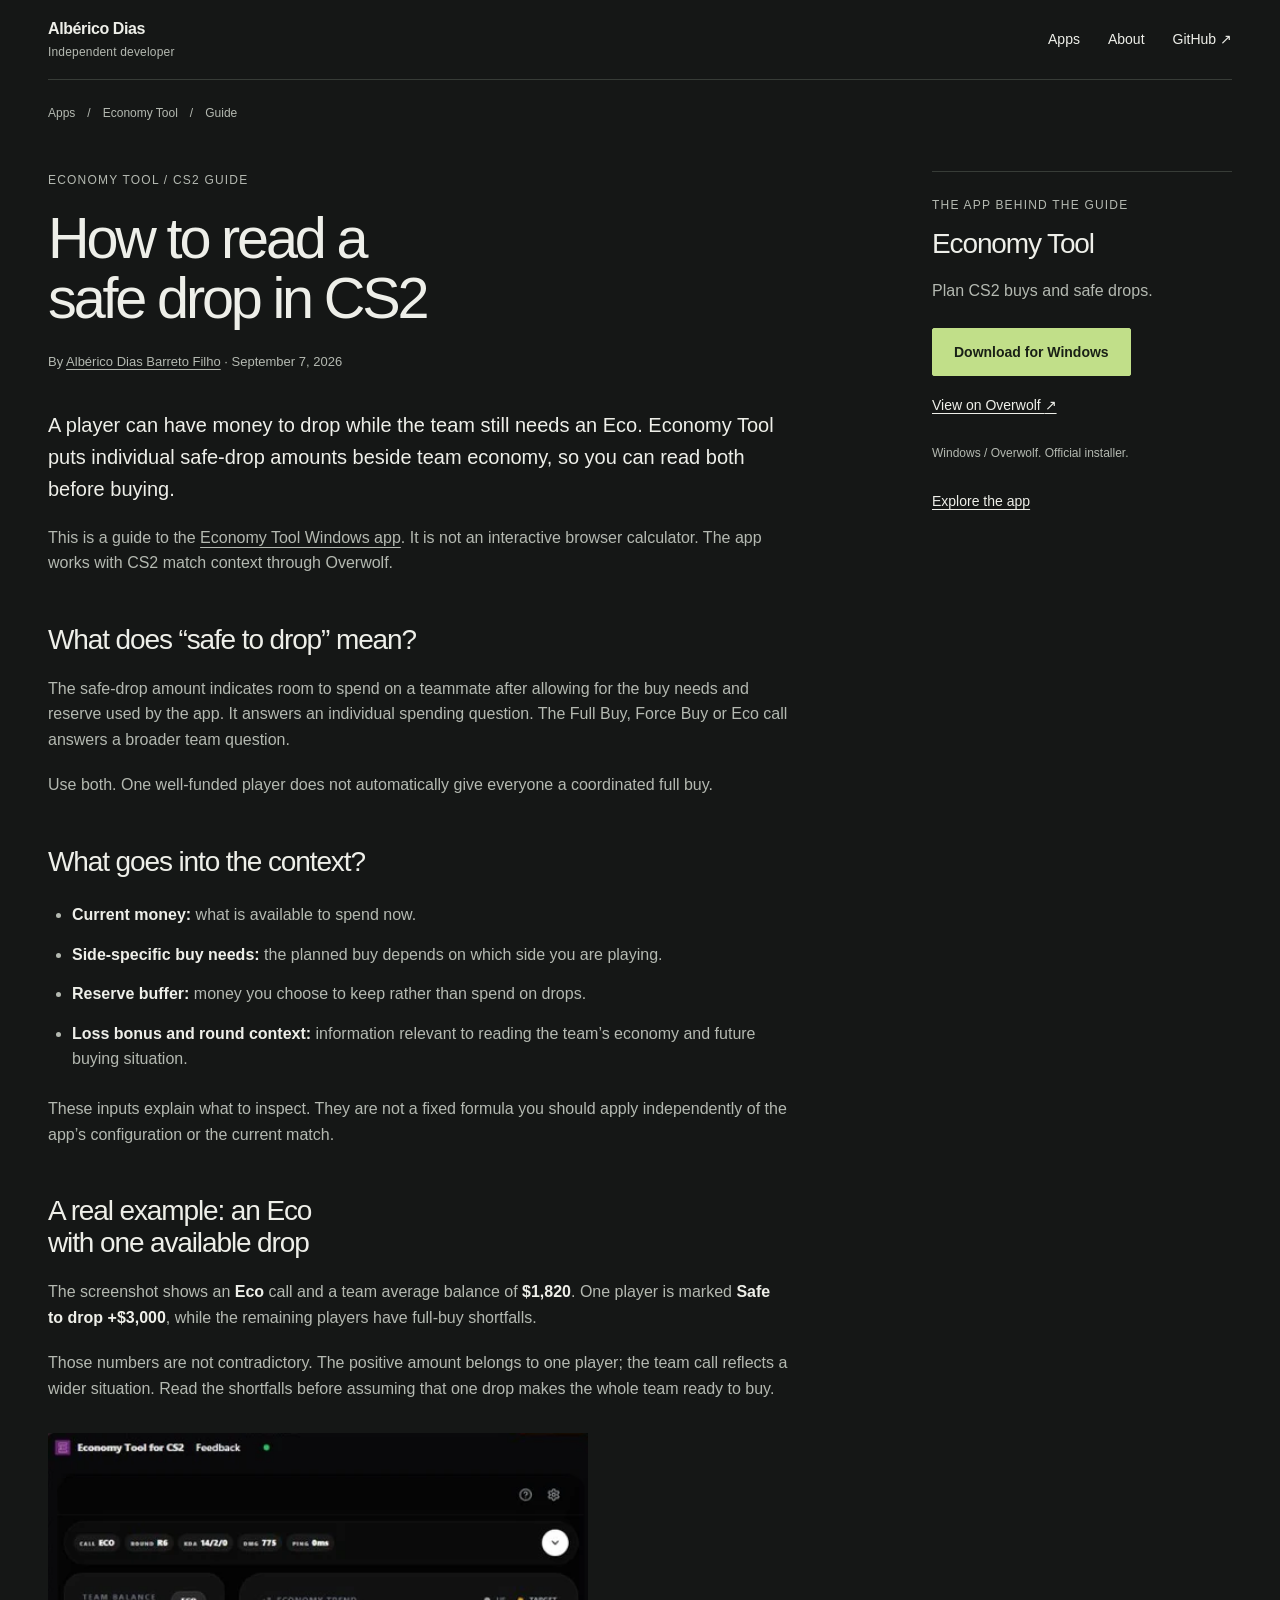
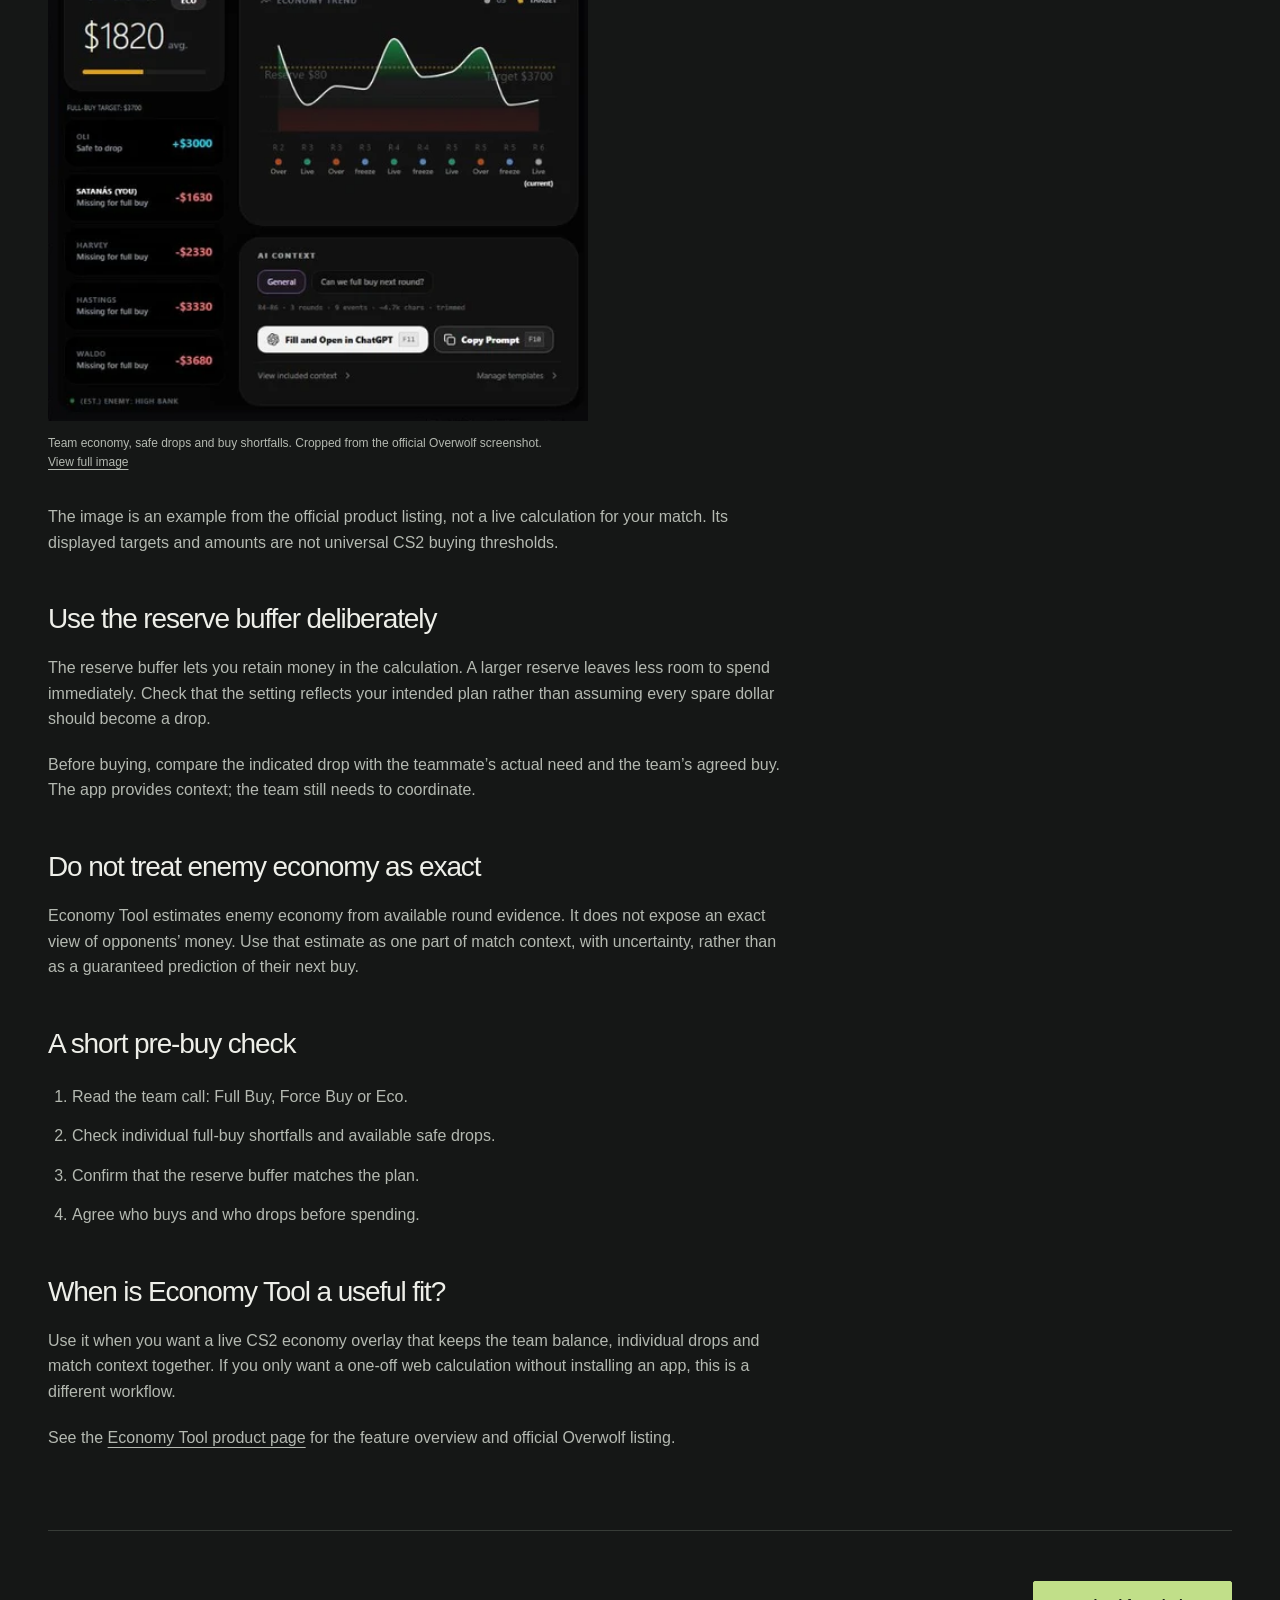
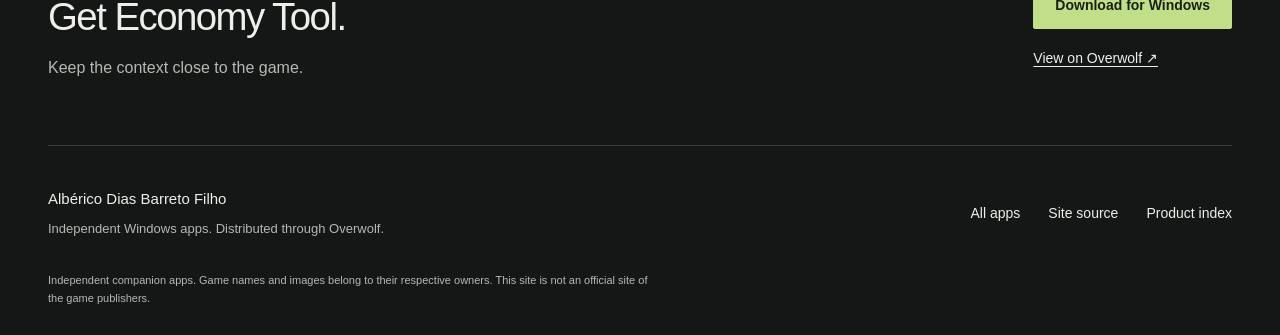
<file: economy-tool/cs2-safe-drop-calculator/index.html>
<!doctype html>
<html lang="en">
  <head>
    <meta charset="utf-8" />
    <meta name="viewport" content="width=device-width, initial-scale=1" />
    <title>How to read a safe drop in CS2 | Economy Tool</title>
    <meta
      name="description"
      content="Understand CS2 safe drops, full-buy shortfalls and the reserve buffer using a real Economy Tool example. A guide to the Windows Overwolf app."
    />
    <meta name="author" content="Albérico Dias Barreto Filho" />
    <meta name="theme-color" content="#151716" />
    <link
      rel="canonical"
      href="https://albericod.github.io/economy-tool/cs2-safe-drop-calculator/"
    />
    <link rel="icon" href="/favicon.svg" type="image/svg+xml" />
    <link rel="icon" href="/favicon.ico" sizes="32x32" />
    <link rel="stylesheet" href="/styles.css" />
    <meta property="og:type" content="article" />
    <meta property="og:site_name" content="Albérico Dias | Independent gaming apps" />
    <meta property="og:title" content="How to read a safe drop in CS2 | Economy Tool" />
    <meta
      property="og:description"
      content="Understand CS2 safe drops, full-buy shortfalls and the reserve buffer using a real Economy Tool example. A guide to the Windows Overwolf app."
    />
    <meta
      property="og:url"
      content="https://albericod.github.io/economy-tool/cs2-safe-drop-calculator/"
    />
    <meta
      property="og:image"
      content="https://albericod.github.io/assets/screenshots/economy-tool-1200.jpg"
    />
    <meta property="og:image:width" content="1200" />
    <meta property="og:image:height" content="675" />
    <meta
      property="og:image:alt"
      content="Economy Tool showing an Eco call, team balance, a safe-to-drop player, buy shortfalls and economy trend"
    />
    <meta name="twitter:card" content="summary_large_image" />
    <script type="application/ld+json">
      {
        "@context": "https://schema.org",
        "@graph": [
          {
            "@type": "Person",
            "@id": "https://albericod.github.io/#alberico",
            "name": "Albérico Dias Barreto Filho",
          "alternateName": "AlbericoD",
            "url": "https://albericod.github.io/#about",
            "sameAs": ["https://github.com/AlbericoD"],
            "jobTitle": "Independent software developer"
          },
          {
            "@type": "WebSite",
            "@id": "https://albericod.github.io/#website",
            "url": "https://albericod.github.io/",
            "name": "Albérico Dias Barreto Filho | Independent gaming apps",
            "publisher": {
              "@id": "https://albericod.github.io/#alberico"
            },
            "inLanguage": "en"
          },
          {
            "@type": "SoftwareApplication",
            "@id": "https://albericod.github.io/economy-tool/#app",
            "name": "Economy Tool",
            "url": "https://albericod.github.io/economy-tool/",
            "description": "A CS2 economy overlay for Full Buy, Force Buy and Eco decisions. See safe drops, set a reserve buffer and read enemy economy estimates in match context.",
            "operatingSystem": "Windows",
            "softwareRequirements": "Overwolf",
            "applicationCategory": "GameApplication",
            "author": {
              "@id": "https://albericod.github.io/#alberico"
            },
            "publisher": {
              "@id": "https://albericod.github.io/#alberico"
            },
            "about": {
              "@type": "VideoGame",
              "name": "Counter-Strike 2"
            },
            "sameAs": ["https://www.overwolf.com/app/alberico_dias_barreto_filho-economy_tool"],
            "downloadUrl": "https://download.overwolf.com/install/Download?Name=Economy_Tool&ExtensionId=bpbdciihabfhpbemdkecilbakkallomibgnjhkmm&Channel=website&utm_source=albericod_github_pages&utm_medium=owned_site&utm_campaign=economy_tool",
            "installUrl": "https://download.overwolf.com/install/Download?Name=Economy_Tool&ExtensionId=bpbdciihabfhpbemdkecilbakkallomibgnjhkmm&Channel=website&utm_source=albericod_github_pages&utm_medium=owned_site&utm_campaign=economy_tool",
            "screenshot": "https://albericod.github.io/assets/screenshots/economy-tool-1200.jpg",
            "featureList": [
              "Read the team buy: See Full Buy, Force Buy or Eco context alongside the team balance and economy trend.",
              "Find a safe drop: See who has room to drop and who is short for a full buy. Use a reserve buffer to keep your plan in view.",
              "Put estimates in context: Read enemy economy estimates alongside round evidence. Use match context to discuss a buy with your team."
            ]
          },
          {
            "@type": "Article",
            "@id": "https://albericod.github.io/economy-tool/cs2-safe-drop-calculator/#article",
            "headline": "How to read a safe drop in CS2",
            "description": "Understand CS2 safe drops, full-buy shortfalls and the reserve buffer using a real Economy Tool example. A guide to the Windows Overwolf app.",
            "url": "https://albericod.github.io/economy-tool/cs2-safe-drop-calculator/",
            "mainEntityOfPage": "https://albericod.github.io/economy-tool/cs2-safe-drop-calculator/",
            "author": {
              "@id": "https://albericod.github.io/#alberico"
            },
            "publisher": {
              "@id": "https://albericod.github.io/#alberico"
            },
            "datePublished": "2026-09-07",
            "dateModified": "2026-09-07",
            "inLanguage": "en",
            "image": "https://albericod.github.io/assets/screenshots/economy-tool-1200.jpg",
            "about": {
              "@id": "https://albericod.github.io/economy-tool/#app"
            },
            "isPartOf": {
              "@id": "https://albericod.github.io/#website"
            }
          },
          {
            "@type": "BreadcrumbList",
            "itemListElement": [
              {
                "@type": "ListItem",
                "position": 1,
                "name": "Apps",
                "item": "https://albericod.github.io/#apps"
              },
              {
                "@type": "ListItem",
                "position": 2,
                "name": "Economy Tool",
                "item": "https://albericod.github.io/economy-tool/"
              },
              {
                "@type": "ListItem",
                "position": 3,
                "name": "How to read a safe drop in CS2",
                "item": "https://albericod.github.io/economy-tool/cs2-safe-drop-calculator/"
              }
            ]
          }
        ]
      }
    </script>
    <script src="/site.js" defer></script>
  </head>
  <body>
    <a class="skip-link" href="#main">Skip to content</a>
    <header class="site-header wrap">
      <a class="wordmark" href="/">Albérico Dias<span>Independent developer</span></a>
      <nav aria-label="Main navigation">
        <a href="/#apps">Apps</a><a href="/#about">About</a
        ><a href="https://github.com/AlbericoD">GitHub <span aria-hidden="true">↗</span></a>
      </nav>
    </header>
    <main id="main" class="wrap" tabindex="-1">
      <nav class="breadcrumb" aria-label="Breadcrumb">
        <a href="/#apps">Apps</a><span aria-hidden="true">/</span
        ><a href="/economy-tool/">Economy Tool</a><span aria-hidden="true">/</span
        ><span aria-current="page">Guide</span>
      </nav>
      <div class="article-layout">
        <article class="article">
          <header class="article-header">
            <p class="eyebrow">Economy Tool / CS2 guide</p>
            <h1>How to read a safe drop in CS2</h1>
            <p class="byline">
              By <a href="/#about">Albérico Dias Barreto Filho</a> ·
              <time datetime="2026-09-07">September 7, 2026</time>
            </p>
            <div class="actions">
              <a
                class="button"
                href="https://download.overwolf.com/install/Download?Name=Economy_Tool&amp;ExtensionId=bpbdciihabfhpbemdkecilbakkallomibgnjhkmm&amp;Channel=website&amp;utm_source=albericod_github_pages&amp;utm_medium=owned_site&amp;utm_campaign=economy_tool"
                data-event="download_click"
                data-app="economy-tool"
                data-placement="guide-intro"
                >Download for Windows</a
              ><a
                class="text-link"
                href="https://www.overwolf.com/app/alberico_dias_barreto_filho-economy_tool"
                data-event="store_click"
                data-app="economy-tool"
                data-placement="guide-intro"
                >View on Overwolf <span aria-hidden="true">↗</span></a
              >
            </div>
          </header>
          <p class="article-lead">
            A player can have money to drop while the team still needs an Eco. Economy Tool puts
            individual safe-drop amounts beside team economy, so you can read both before buying.
          </p>
          <p>
            This is a guide to the <a href="/economy-tool/">Economy Tool Windows app</a>. It is not
            an interactive browser calculator. The app works with CS2 match context through
            Overwolf.
          </p>
          <h2>What does “safe to drop” mean?</h2>
          <p>
            The safe-drop amount indicates room to spend on a teammate after allowing for the buy
            needs and reserve used by the app. It answers an individual spending question. The Full
            Buy, Force Buy or Eco call answers a broader team question.
          </p>
          <p>
            Use both. One well-funded player does not automatically give everyone a coordinated full
            buy.
          </p>
          <h2>What goes into the context?</h2>
          <ul>
            <li><strong>Current money:</strong> what is available to spend now.</li>
            <li>
              <strong>Side-specific buy needs:</strong> the planned buy depends on which side you
              are playing.
            </li>
            <li>
              <strong>Reserve buffer:</strong> money you choose to keep rather than spend on drops.
            </li>
            <li>
              <strong>Loss bonus and round context:</strong> information relevant to reading the
              team’s economy and future buying situation.
            </li>
          </ul>
          <p>
            These inputs explain what to inspect. They are not a fixed formula you should apply
            independently of the app’s configuration or the current match.
          </p>
          <h2>A real example: an Eco with one available drop</h2>
          <p>
            The screenshot shows an <strong>Eco</strong> call and a team average balance of
            <strong>$1,820</strong>. One player is marked <strong>Safe to drop +$3,000</strong>,
            while the remaining players have full-buy shortfalls.
          </p>
          <p>
            Those numbers are not contradictory. The positive amount belongs to one player; the team
            call reflects a wider situation. Read the shortfalls before assuming that one drop makes
            the whole team ready to buy.
          </p>
          <figure class="product-figure figure-economy-tool">
            <a
              class="image-link"
              href="/assets/screenshots/economy-tool-1200.jpg"
              aria-label="View full Economy Tool screenshot"
            >
              <img
                src="/assets/screenshots/economy-tool-detail-613.webp"
                srcset="
                  /assets/screenshots/economy-tool-detail-480.webp 480w,
                  /assets/screenshots/economy-tool-detail-613.webp 613w
                "
                sizes="(max-width: 767px) calc(100vw - 40px), 60vw"
                width="613"
                height="666"
                alt="Economy Tool showing an Eco call, team balance, a safe-to-drop player, buy shortfalls and economy trend"
                loading="lazy"
                decoding="async"
              />
            </a>
            <figcaption>
              Team economy, safe drops and buy shortfalls. Cropped from the official Overwolf
              screenshot. <a href="/assets/screenshots/economy-tool-1200.jpg">View full image</a>
            </figcaption>
          </figure>
          <p>
            The image is an example from the official product listing, not a live calculation for
            your match. Its displayed targets and amounts are not universal CS2 buying thresholds.
          </p>
          <h2>Use the reserve buffer deliberately</h2>
          <p>
            The reserve buffer lets you retain money in the calculation. A larger reserve leaves
            less room to spend immediately. Check that the setting reflects your intended plan
            rather than assuming every spare dollar should become a drop.
          </p>
          <p>
            Before buying, compare the indicated drop with the teammate’s actual need and the team’s
            agreed buy. The app provides context; the team still needs to coordinate.
          </p>
          <h2>Do not treat enemy economy as exact</h2>
          <p>
            Economy Tool estimates enemy economy from available round evidence. It does not expose
            an exact view of opponents’ money. Use that estimate as one part of match context, with
            uncertainty, rather than as a guaranteed prediction of their next buy.
          </p>
          <h2>A short pre-buy check</h2>
          <ol>
            <li>Read the team call: Full Buy, Force Buy or Eco.</li>
            <li>Check individual full-buy shortfalls and available safe drops.</li>
            <li>Confirm that the reserve buffer matches the plan.</li>
            <li>Agree who buys and who drops before spending.</li>
          </ol>
          <h2>When is Economy Tool a useful fit?</h2>
          <p>
            Use it when you want a live CS2 economy overlay that keeps the team balance, individual
            drops and match context together. If you only want a one-off web calculation without
            installing an app, this is a different workflow.
          </p>
          <p>
            See the <a href="/economy-tool/">Economy Tool product page</a> for the feature overview
            and official Overwolf listing.
          </p>
        </article>
        <aside class="article-aside" aria-label="Get the app">
          <p class="eyebrow">The app behind the guide</p>
          <h2>Economy Tool</h2>
          <p>Plan CS2 buys and safe drops.</p>
          <div class="actions">
            <a
              class="button"
              href="https://download.overwolf.com/install/Download?Name=Economy_Tool&amp;ExtensionId=bpbdciihabfhpbemdkecilbakkallomibgnjhkmm&amp;Channel=website&amp;utm_source=albericod_github_pages&amp;utm_medium=owned_site&amp;utm_campaign=economy_tool"
              data-event="download_click"
              data-app="economy-tool"
              data-placement="guide"
              >Download for Windows</a
            ><a
              class="text-link"
              href="https://www.overwolf.com/app/alberico_dias_barreto_filho-economy_tool"
              data-event="store_click"
              data-app="economy-tool"
              data-placement="guide"
              >View on Overwolf <span aria-hidden="true">↗</span></a
            >
          </div>
          <p class="install-note">Windows / Overwolf. Official installer.</p>
          <a class="text-link" href="/economy-tool/">Explore the app</a>
        </aside>
      </div>
      <section class="download-section">
        <div>
          <h2>Get Economy Tool.</h2>
          <p>Keep the context close to the game.</p>
        </div>
        <div class="actions">
          <a
            class="button"
            href="https://download.overwolf.com/install/Download?Name=Economy_Tool&amp;ExtensionId=bpbdciihabfhpbemdkecilbakkallomibgnjhkmm&amp;Channel=website&amp;utm_source=albericod_github_pages&amp;utm_medium=owned_site&amp;utm_campaign=economy_tool"
            data-event="download_click"
            data-app="economy-tool"
            data-placement="guide-final"
            >Download for Windows</a
          ><a
            class="text-link"
            href="https://www.overwolf.com/app/alberico_dias_barreto_filho-economy_tool"
            data-event="store_click"
            data-app="economy-tool"
            data-placement="guide-final"
            >View on Overwolf <span aria-hidden="true">↗</span></a
          >
        </div>
      </section>
    </main>
    <footer class="site-footer wrap">
      <div>
        <a class="footer-name" href="/#about">Albérico Dias Barreto Filho</a>
        <p>Independent Windows apps. Distributed through Overwolf.</p>
      </div>
      <nav aria-label="Footer navigation">
        <a href="/#apps">All apps</a
        ><a href="https://github.com/AlbericoD/AlbericoD.github.io">Site source</a
        ><a href="/llms.txt">Product index</a>
      </nav>
      <p class="legal">
        Independent companion apps. Game names and images belong to their respective owners. This
        site is not an official site of the game publishers.
      </p>
    </footer>
  </body>
</html>
</file>
<file: styles.css>
/* Native CSS. Editorial layout; no runtime layout or animation dependencies. */
:root {
  color-scheme: dark;
  --background: #151716;
  --surface: #1c1f1d;
  --text: #eeefe9;
  --muted: #b4b9b1;
  --line: #373c37;
  --accent: #c1df89;
  --page-width: 1320px;
  font-family: 'Segoe UI', Arial, sans-serif;
  font-synthesis: none;
  font-size: 16px;
  line-height: 1.6;
  background: var(--background);
  color: var(--text);
}
* {
  box-sizing: border-box;
}
body {
  margin: 0;
}
img {
  display: block;
  width: 100%;
  height: auto;
}
a {
  color: inherit;
  text-underline-offset: 0.24em;
  text-decoration-thickness: 1px;
}
a:hover {
  color: var(--accent);
}
a,
button,
summary {
  -webkit-tap-highlight-color: transparent;
}
a:focus-visible,
summary:focus-visible {
  outline: 2px solid var(--accent);
  outline-offset: 5px;
}
:target {
  scroll-margin-top: 24px;
}
::selection {
  color: var(--background);
  background: var(--accent);
}
p,
h1,
h2,
h3,
figure,
dl {
  margin: 0;
}
h1,
h2,
h3 {
  font-weight: 500;
  text-wrap: balance;
}
h1 {
  font-size: clamp(2.75rem, 4.5vw, 4.75rem);
  line-height: 1.03;
  letter-spacing: -0.055em;
}
h2 {
  font-size: clamp(2rem, 3vw, 3rem);
  line-height: 1.14;
  letter-spacing: -0.04em;
}
h3 {
  font-size: 1.4rem;
  line-height: 1.3;
  letter-spacing: -0.025em;
}
p {
  color: var(--muted);
}
.wrap {
  width: min(calc(100% - 96px), var(--page-width));
  margin-inline: auto;
}
.skip-link {
  position: fixed;
  top: 12px;
  left: 12px;
  transform: translateY(-180%);
  padding: 12px 20px;
  background: var(--accent);
  color: var(--background);
  z-index: 2;
}
.skip-link:focus {
  transform: none;
  color: var(--background);
}
.site-header {
  display: flex;
  justify-content: space-between;
  align-items: center;
  min-height: 104px;
  border-bottom: 1px solid var(--line);
  gap: 24px;
}
.wordmark {
  font-size: 1rem;
  line-height: 1.3;
  font-weight: 600;
  text-decoration: none;
  letter-spacing: -0.025em;
}
.wordmark span {
  display: block;
  margin-top: 5px;
  font-size: 0.75rem;
  font-weight: 400;
  letter-spacing: 0.015em;
  color: var(--muted);
}
.site-header nav,
.site-footer nav {
  display: flex;
  gap: 28px;
  align-items: center;
}
.site-header nav a,
.site-footer nav a {
  font-size: 0.875rem;
  text-decoration: none;
  padding-block: 12px;
}
.eyebrow {
  color: var(--muted);
  font-size: 0.75rem;
  line-height: 1.5;
  letter-spacing: 0.1em;
  text-transform: uppercase;
}
.lead {
  font-size: 1.0625rem;
  line-height: 1.65;
  max-width: 48ch;
}
.actions {
  display: flex;
  flex-wrap: wrap;
  align-items: center;
  gap: 16px 24px;
}
.button {
  display: inline-flex;
  align-items: center;
  justify-content: center;
  gap: 20px;
  min-height: 48px;
  padding: 12px 21px;
  background: var(--accent);
  color: #192016;
  font-size: 0.875rem;
  font-weight: 600;
  text-decoration: none;
  border: 1px solid var(--accent);
  border-radius: 2px;
  transition: background-color 140ms ease;
}
.button:hover {
  background: #d3eaa8;
  color: #192016;
}
.button:active {
  background: #a9cc6b;
}
.text-link {
  font-size: 0.875rem;
  padding-block: 10px;
}
.home-hero {
  display: grid;
  grid-template-columns: 0.9fr 1.25fr;
  gap: 48px;
  padding-block: 76px 92px;
  align-items: center;
}
.home-hero h1 {
  margin-top: 24px;
  font-size: clamp(3.2rem, 5.1vw, 4.8rem);
}
.home-hero .lead {
  margin-top: 28px;
  max-width: 41ch;
}
.home-hero .actions {
  margin-top: 28px;
}
.home-proof {
  padding-top: 44px;
}
.home-proof .product-figure {
  margin-right: -24px;
}
.proof-link {
  display: inline-block;
  font-size: 0.875rem;
  margin-top: 18px;
  text-decoration: none;
}
.product-figure {
  min-width: 0;
}
.image-link {
  display: block;
}
.product-figure img {
  object-fit: contain;
}
.product-figure figcaption {
  font-size: 0.75rem;
  line-height: 1.6;
  color: var(--muted);
  margin-top: 13px;
  max-width: 74ch;
}
.product-figure figcaption a {
  white-space: nowrap;
}
.section-heading {
  border-top: 1px solid var(--line);
  padding-top: 32px;
  display: grid;
  grid-template-columns: 0.7fr 1.3fr 1fr;
  align-items: start;
  gap: 32px;
  margin-bottom: 60px;
}
.section-heading > p:last-child {
  max-width: 32ch;
  font-size: 0.9375rem;
}
.app-entry {
  display: grid;
  grid-template-columns: 0.72fr 1.28fr;
  gap: 80px;
  align-items: center;
  padding-bottom: 72px;
  margin-bottom: 72px;
  border-bottom: 1px solid var(--line);
}
.app-entry .index {
  color: var(--accent);
  margin-right: 18px;
}
.app-entry h3 {
  font-size: clamp(2rem, 3.2vw, 3rem);
  line-height: 1.08;
  letter-spacing: -0.045em;
  margin-top: 20px;
}
.app-entry h3 a {
  text-decoration: none;
}
.app-job {
  font-size: 1.125rem;
  color: var(--text);
  margin-top: 20px;
}
.app-entry-copy > p:not(.eyebrow):not(.app-job) {
  font-size: 0.9375rem;
  margin-top: 14px;
  max-width: 40ch;
}
.explore-link {
  display: inline-block;
  margin-top: 26px;
  padding-block: 8px;
  color: var(--accent);
  font-size: 0.9375rem;
}
.quiet-download {
  display: block;
  width: fit-content;
  padding-block: 10px;
  font-size: 0.8125rem;
  color: var(--muted);
}
.app-entry .figure-economy-tool {
  max-width: 530px;
  justify-self: center;
}
.section-grid {
  display: grid;
  grid-template-columns: 0.8fr 1.2fr;
  column-gap: 100px;
}
.about-section {
  padding-block: 12px 96px;
}
.section-grid > div > .eyebrow + h2 {
  margin-top: 20px;
  max-width: 15ch;
}
.prose > * + * {
  margin-top: 22px;
}
.prose .lead {
  color: var(--text);
  font-size: 1.35rem;
}
.prose a.text-link {
  display: inline-block;
}
.faq-section {
  padding-block: 58px 80px;
  border-top: 1px solid var(--line);
}
.faq-list details {
  border-bottom: 1px solid var(--line);
}
.faq-list details:first-child {
  border-top: 1px solid var(--line);
}
.faq-list summary {
  padding: 20px 30px 20px 0;
  cursor: pointer;
  font-size: 1rem;
  line-height: 1.4;
  position: relative;
  list-style: none;
}
.faq-list summary::-webkit-details-marker {
  display: none;
}
.faq-list summary::after {
  content: '+';
  position: absolute;
  right: 0;
  top: 18px;
  color: var(--accent);
  font-size: 1.25rem;
}
.faq-list details[open] summary::after {
  content: '−';
}
.faq-list summary:hover {
  color: var(--accent);
}
.faq-list details p {
  padding: 0 22px 24px 0;
  font-size: 0.9375rem;
  max-width: 65ch;
}
.site-footer {
  border-top: 1px solid var(--line);
  display: grid;
  grid-template-columns: 1fr auto;
  gap: 32px;
  padding-block: 40px 28px;
}
.footer-name {
  text-decoration: none;
  font-size: 0.9375rem;
}
.site-footer p {
  font-size: 0.8125rem;
  margin-top: 8px;
}
.site-footer .legal {
  grid-column: 1 / -1;
  font-size: 0.6875rem;
  max-width: 100ch;
  margin: 0;
}
.breadcrumb {
  display: flex;
  gap: 12px;
  flex-wrap: wrap;
  margin-top: 24px;
  color: var(--muted);
  font-size: 0.75rem;
}
.breadcrumb a {
  text-decoration: none;
}
.product-hero {
  display: grid;
  grid-template-columns: 0.82fr 1.18fr;
  gap: 56px;
  align-items: center;
  padding-block: 48px 80px;
}
.product-hero h1 {
  margin-top: 22px;
}
.product-job {
  color: var(--text);
  font-size: 1.4375rem;
  line-height: 1.35;
  letter-spacing: -0.02em;
  margin-top: 22px;
  max-width: 28ch;
}
.product-hero .lead {
  font-size: 1rem;
  margin-top: 18px;
}
.product-hero .actions {
  margin-top: 28px;
  gap: 10px 20px;
}
.install-note {
  font-size: 0.75rem;
  margin-top: 14px;
}
.product-roblox-backpack-tracker h1 {
  font-size: clamp(2.5rem, 4.1vw, 4rem);
  max-width: 12ch;
}
.product-economy-tool .product-figure {
  max-width: 480px;
  justify-self: center;
}
.product-hero .product-figure {
  padding-top: 12px;
}
.capabilities {
  padding-block: 56px 72px;
  border-top: 1px solid var(--line);
}
.feature-list section + section {
  margin-top: 32px;
}
.feature-list h3 {
  font-size: 1.375rem;
}
.feature-list p {
  margin-top: 10px;
  max-width: 58ch;
}
.product-detail,
.reading-note {
  padding-block: 56px 72px;
  border-top: 1px solid var(--line);
}
.detail-copy p:not(.eyebrow) {
  margin-top: 24px;
  max-width: 36ch;
}
.detail-figure {
  max-width: 475px;
  justify-self: start;
}
.reading-note h2 {
  font-size: 2rem;
  max-width: 24ch;
}
.guide-link {
  display: grid;
  grid-template-columns: 0.8fr 1.2fr;
  gap: 100px;
  padding-block: 36px 40px;
  border-top: 1px solid var(--line);
  border-bottom: 1px solid var(--line);
}
.guide-link h2 {
  font-size: 1.75rem;
  max-width: 28ch;
}
.guide-link h2 a {
  text-decoration: none;
}
.guide-link h2 a span {
  color: var(--accent);
}
.guide-link p:not(.eyebrow) {
  margin-top: 16px;
}
.facts-section {
  padding-block: 64px 72px;
}
.facts div {
  display: grid;
  grid-template-columns: 150px 1fr;
  gap: 24px;
  padding-block: 16px;
  border-bottom: 1px solid var(--line);
  font-size: 0.9375rem;
}
.facts div:first-child {
  border-top: 1px solid var(--line);
}
.facts dt {
  color: var(--muted);
}
.facts dd {
  margin: 0;
}
.download-section {
  padding-block: 48px 64px;
  border-top: 1px solid var(--line);
  display: flex;
  align-items: center;
  justify-content: space-between;
  gap: 48px;
}
.download-section h2 {
  margin-top: 16px;
  max-width: 22ch;
}
.download-section p:not(.eyebrow) {
  margin-top: 16px;
  max-width: 48ch;
}
.download-section .actions {
  flex-shrink: 0;
  flex-direction: column;
  gap: 8px;
  align-items: flex-start;
}
.article-layout {
  display: grid;
  grid-template-columns: minmax(0, 740px) minmax(220px, 300px);
  justify-content: space-between;
  gap: 72px;
  padding-block: 48px 80px;
}
.article-header h1 {
  font-size: clamp(2.5rem, 4.5vw, 4.5rem);
  margin-top: 20px;
  max-width: 20ch;
}
.byline {
  font-size: 0.8125rem;
  margin-top: 24px;
}
.article > p {
  margin-top: 20px;
}
.article .article-lead {
  color: var(--text);
  font-size: 1.25rem;
  margin-top: 36px;
}
.article > h2 {
  font-size: 1.75rem;
  margin-top: 48px;
  max-width: 30ch;
}
.article > ul,
.article > ol {
  color: var(--muted);
  padding-left: 24px;
  margin-block: 24px;
}
.article li + li {
  margin-top: 14px;
}
.article strong {
  color: var(--text);
  font-weight: 600;
}
.article .product-figure {
  margin-block: 32px;
  max-width: 540px;
}
.article .detail-figure {
  max-width: 430px;
}
.article-aside {
  align-self: start;
  position: sticky;
  top: 36px;
  border-top: 1px solid var(--line);
  padding-top: 24px;
}
.article-aside h2 {
  font-size: 1.75rem;
  margin-top: 14px;
}
.article-aside > p:not(.eyebrow) {
  margin-top: 18px;
}
.article-aside .actions {
  margin-top: 24px;
  gap: 8px;
}
.article-aside > .text-link {
  display: inline-block;
  margin-top: 16px;
}
@media (min-width: 1600px) {
  .home-proof .product-figure {
    margin-right: 0;
  }
}
@media (max-width: 1023px) {
  .wrap {
    width: calc(100% - 56px);
  }
  .home-hero {
    gap: 32px;
    padding-block: 56px 64px;
  }
  .home-hero h1 {
    font-size: 3.6rem;
  }
  .home-proof .product-figure {
    margin-right: 0;
  }
  .app-entry {
    gap: 40px;
  }
  .section-grid,
  .guide-link {
    column-gap: 48px;
  }
  .product-hero {
    gap: 32px;
  }
  .product-hero h1 {
    font-size: 3.2rem;
  }
  .product-roblox-backpack-tracker h1 {
    font-size: 2.75rem;
  }
  .facts div {
    grid-template-columns: 110px 1fr;
    gap: 16px;
  }
  .article-layout {
    gap: 40px;
  }
}
@media (max-width: 767px) {
  .wrap {
    width: calc(100% - 40px);
  }
  .site-header {
    min-height: 80px;
    gap: 16px;
  }
  .site-header nav {
    gap: 20px;
  }
  .site-header nav a {
    font-size: 0.8125rem;
  }
  .site-header nav a:last-child {
    display: none;
  }
  .wordmark {
    font-size: 0.9375rem;
  }
  .wordmark span {
    font-size: 0.6875rem;
  }
  h1 {
    font-size: 2.875rem;
  }
  h2 {
    font-size: 2.125rem;
  }
  .eyebrow {
    font-size: 0.6875rem;
    letter-spacing: 0.085em;
  }
  .home-hero {
    display: block;
    padding-block: 36px 48px;
  }
  .home-hero h1 {
    font-size: clamp(3rem, 11.8vw, 4.6rem);
    margin-top: 20px;
  }
  .home-hero .lead {
    margin-top: 22px;
    font-size: 1rem;
    max-width: 38ch;
  }
  .home-hero .actions {
    margin-top: 24px;
  }
  .home-proof {
    padding-top: 36px;
  }
  .product-figure figcaption {
    font-size: 0.6875rem;
    margin-top: 10px;
  }
  .proof-link {
    margin-top: 12px;
  }
  .section-heading {
    grid-template-columns: 1fr;
    gap: 18px;
    padding-top: 28px;
    margin-bottom: 36px;
  }
  .section-heading h2 br {
    display: none;
  }
  .section-heading > p:last-child {
    max-width: 40ch;
  }
  .app-entry {
    display: flex;
    flex-direction: column;
    align-items: stretch;
    gap: 28px;
    padding-bottom: 40px;
    margin-bottom: 36px;
  }
  .app-entry h3 {
    font-size: 2.2rem;
    margin-top: 16px;
    max-width: 15ch;
  }
  .app-job {
    margin-top: 16px;
  }
  .app-entry-copy > p:not(.eyebrow):not(.app-job) {
    max-width: 44ch;
  }
  .explore-link {
    margin-top: 18px;
  }
  .quiet-download {
    margin-top: 4px;
  }
  .app-entry .figure-economy-tool {
    align-self: center;
    width: min(100%, 450px);
  }
  .section-grid,
  .guide-link {
    grid-template-columns: 1fr;
    gap: 28px;
  }
  .section-grid > div > .eyebrow + h2 {
    margin-top: 16px;
    max-width: 20ch;
  }
  .about-section {
    padding-block: 8px 48px;
  }
  .prose .lead {
    font-size: 1.1875rem;
  }
  .faq-section {
    padding-block: 36px 48px;
  }
  .faq-list summary {
    padding-block: 19px;
    font-size: 0.9375rem;
  }
  .site-footer {
    grid-template-columns: 1fr;
    gap: 20px;
    padding-top: 28px;
  }
  .site-footer nav {
    flex-wrap: wrap;
    gap: 24px;
  }
  .site-footer .legal {
    max-width: 52ch;
  }
  .breadcrumb {
    margin-top: 20px;
    font-size: 0.6875rem;
    gap: 8px;
  }
  .product-hero {
    display: block;
    padding-block: 28px 44px;
  }
  .product-hero h1 {
    font-size: 2.875rem;
    margin-top: 16px;
  }
  .product-roblox-backpack-tracker h1 {
    font-size: clamp(2.375rem, 10vw, 3.2rem);
    max-width: 13ch;
  }
  .product-job {
    font-size: 1.25rem;
    margin-top: 18px;
    max-width: 30ch;
  }
  .product-hero .lead {
    font-size: 0.9375rem;
    margin-top: 14px;
  }
  .product-hero .actions {
    margin-top: 24px;
    gap: 8px 18px;
  }
  .product-hero .actions .button {
    width: 100%;
  }
  .product-hero .actions .text-link {
    padding-block: 7px;
  }
  .install-note {
    font-size: 0.6875rem;
    margin-top: 8px;
  }
  .product-hero .product-figure {
    padding-top: 32px;
    margin-inline: auto;
  }
  .capabilities,
  .product-detail,
  .reading-note,
  .facts-section {
    padding-block: 36px 44px;
  }
  .feature-list section + section {
    margin-top: 28px;
  }
  .feature-list h3 {
    font-size: 1.25rem;
  }
  .feature-list p {
    font-size: 0.9375rem;
  }
  .detail-copy p:not(.eyebrow) {
    max-width: 46ch;
    margin-top: 18px;
  }
  .detail-figure {
    max-width: min(100%, 400px);
  }
  .reading-note h2 {
    font-size: 1.75rem;
  }
  .guide-link {
    padding-block: 28px 32px;
    gap: 18px;
  }
  .guide-link h2 {
    font-size: 1.625rem;
  }
  .facts div {
    grid-template-columns: 105px 1fr;
    gap: 16px;
    font-size: 0.875rem;
  }
  .download-section {
    flex-direction: column;
    align-items: stretch;
    gap: 24px;
    padding-block: 36px 44px;
  }
  .download-section h2 {
    font-size: 2rem;
  }
  .download-section .button {
    width: 100%;
  }
  .article-layout {
    display: flex;
    flex-direction: column;
    padding-block: 28px 48px;
    gap: 36px;
  }
  .article-header h1 {
    font-size: clamp(2.25rem, 9.5vw, 3.8rem);
    max-width: 20ch;
  }
  .byline {
    font-size: 0.75rem;
    line-height: 1.7;
    margin-top: 20px;
  }
  .article .article-lead {
    font-size: 1.125rem;
    margin-top: 28px;
  }
  .article > h2 {
    font-size: 1.625rem;
    margin-top: 36px;
  }
  .article > p,
  .article li {
    font-size: 0.9375rem;
  }
  .article-aside {
    position: static;
    width: 100%;
  }
  .article-aside .actions {
    gap: 8px 24px;
  }
}
@media (prefers-reduced-motion: reduce) {
  *,
  *::before,
  *::after {
    transition: none !important;
    scroll-behavior: auto !important;
  }
}
@media (forced-colors: active) {
  .button {
    border: 1px solid ButtonText;
  }
}
/* Keep labels factual and let headings carry the hierarchy. */
.site-header {
  min-height: 80px;
}
.section-heading {
  display: block;
}
.section-heading > p:last-child {
  max-width: 48ch;
  margin-top: 20px;
}
.section-grid > div > h2 {
  max-width: 18ch;
}
.article-header .actions {
  display: none;
}
@media (max-width: 767px) {
  .article-header .actions {
    display: flex;
    margin-top: 24px;
    gap: 8px 20px;
  }
  .article-header .actions .button {
    width: 100%;
  }
}
.product-roblox-backpack-tracker h1 {
  font-size: clamp(2.5rem, 3.9vw, 3.5rem);
  max-width: none;
}
@media (max-width: 767px) {
  .product-roblox-backpack-tracker h1 {
    font-size: clamp(2.125rem, 9.8vw, 3.1rem);
  }
}
@media (min-width: 768px) and (max-width: 1023px) {
  .home-hero h1 {
    font-size: clamp(2.5rem, 5vw, 3rem);
  }
  .product-roblox-backpack-tracker h1 {
    font-size: 2rem;
  }
}
</file>
